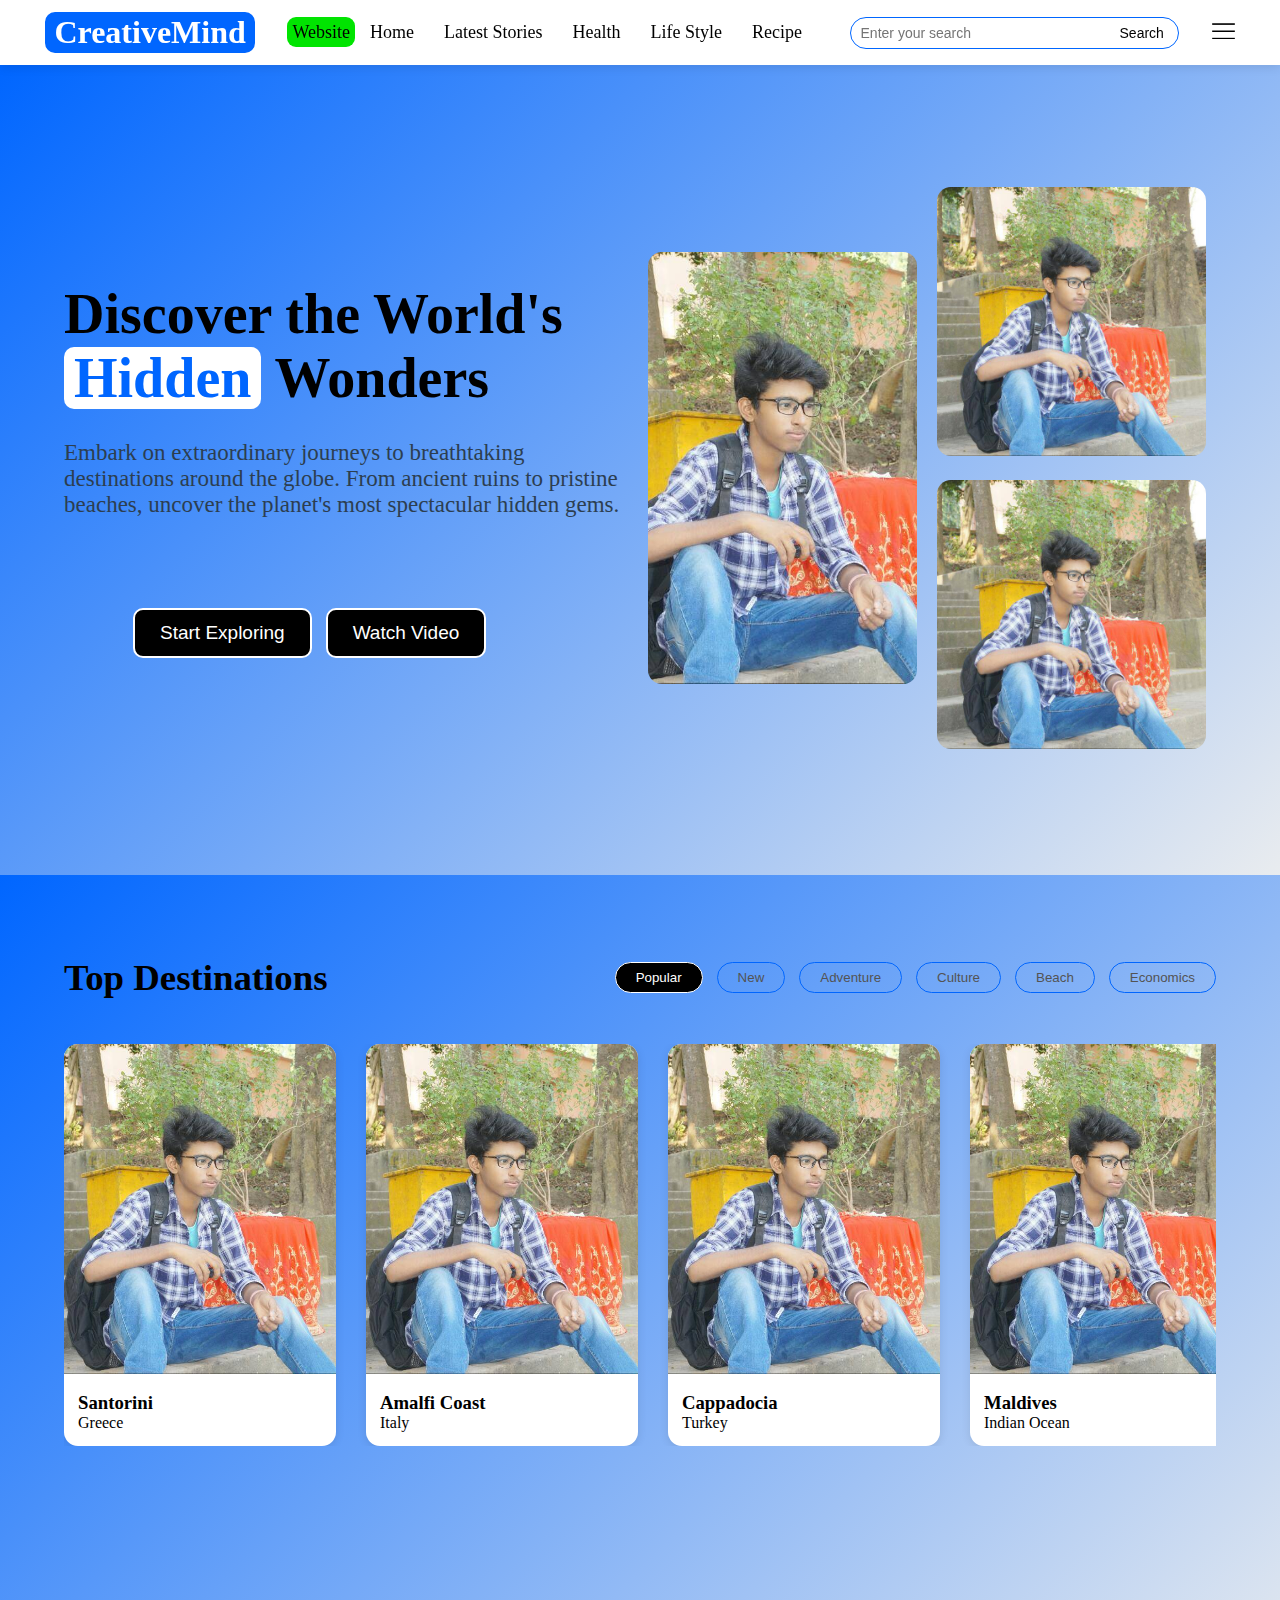
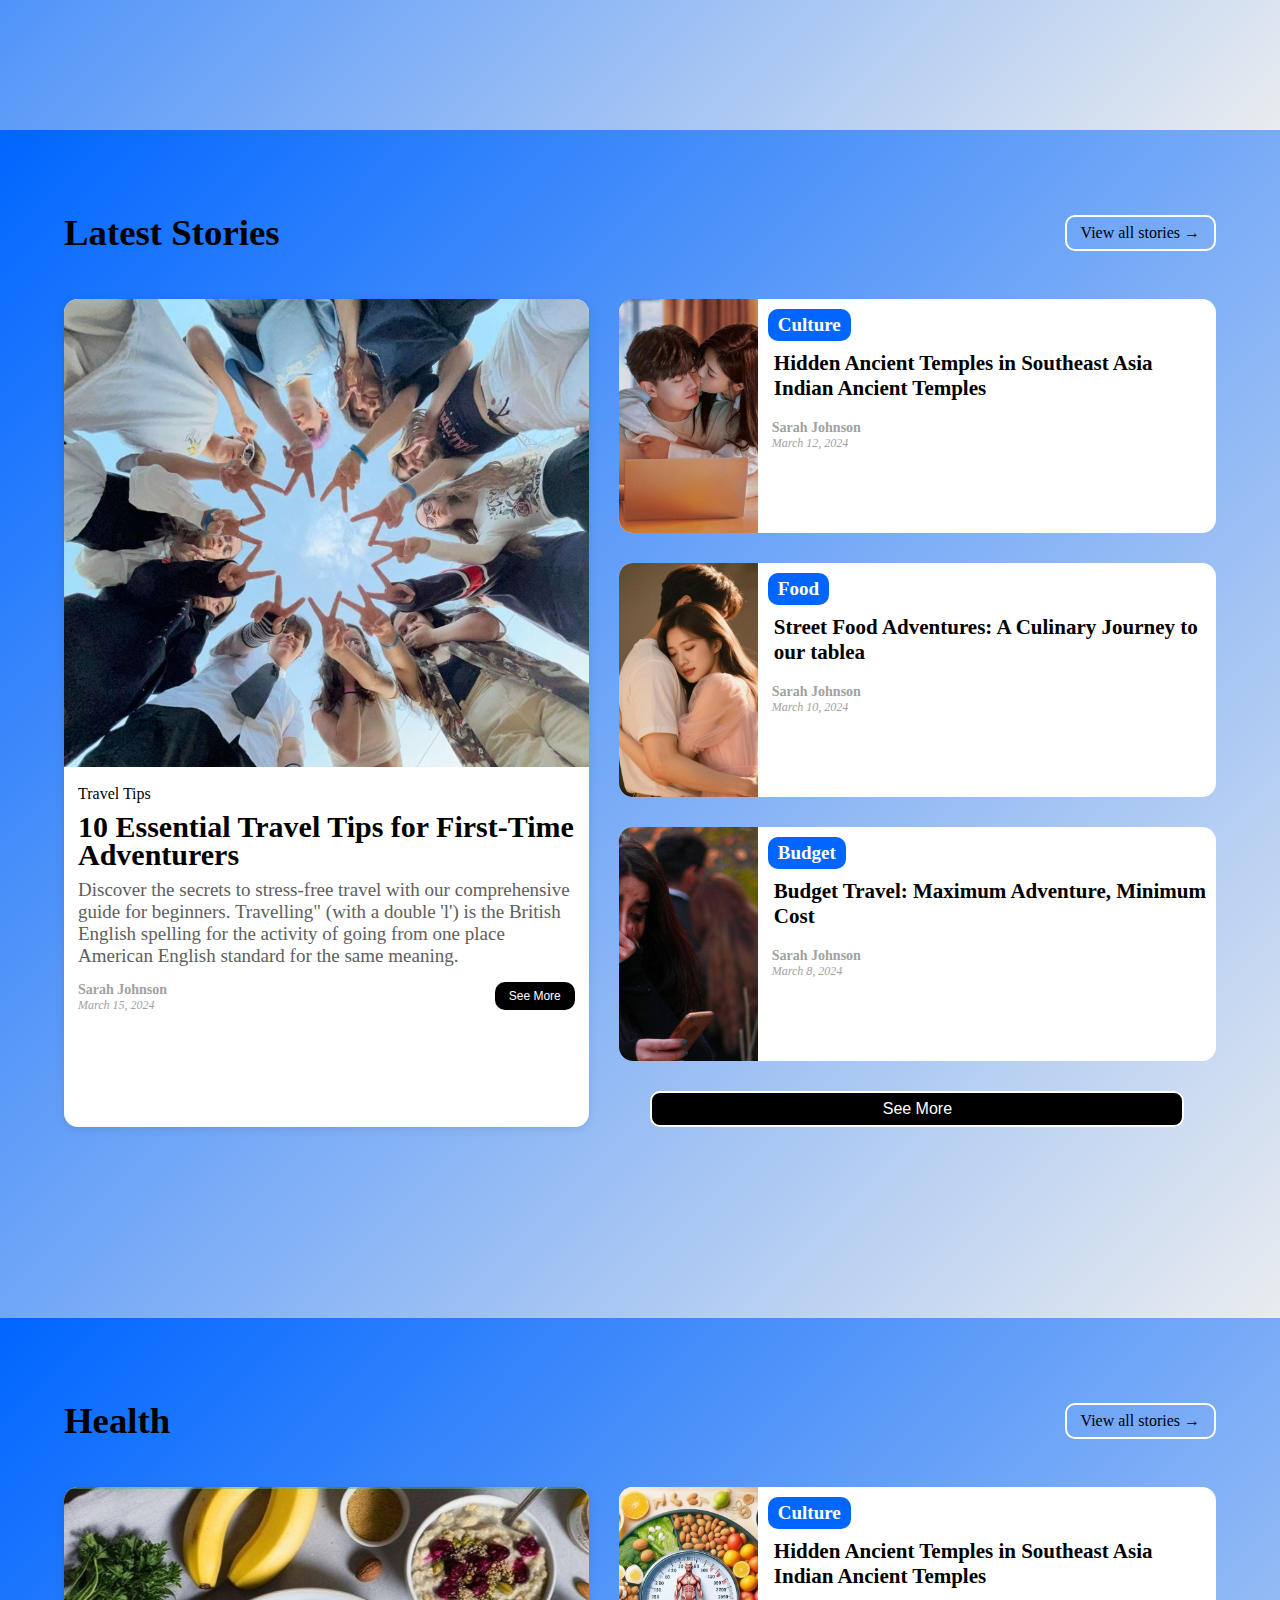
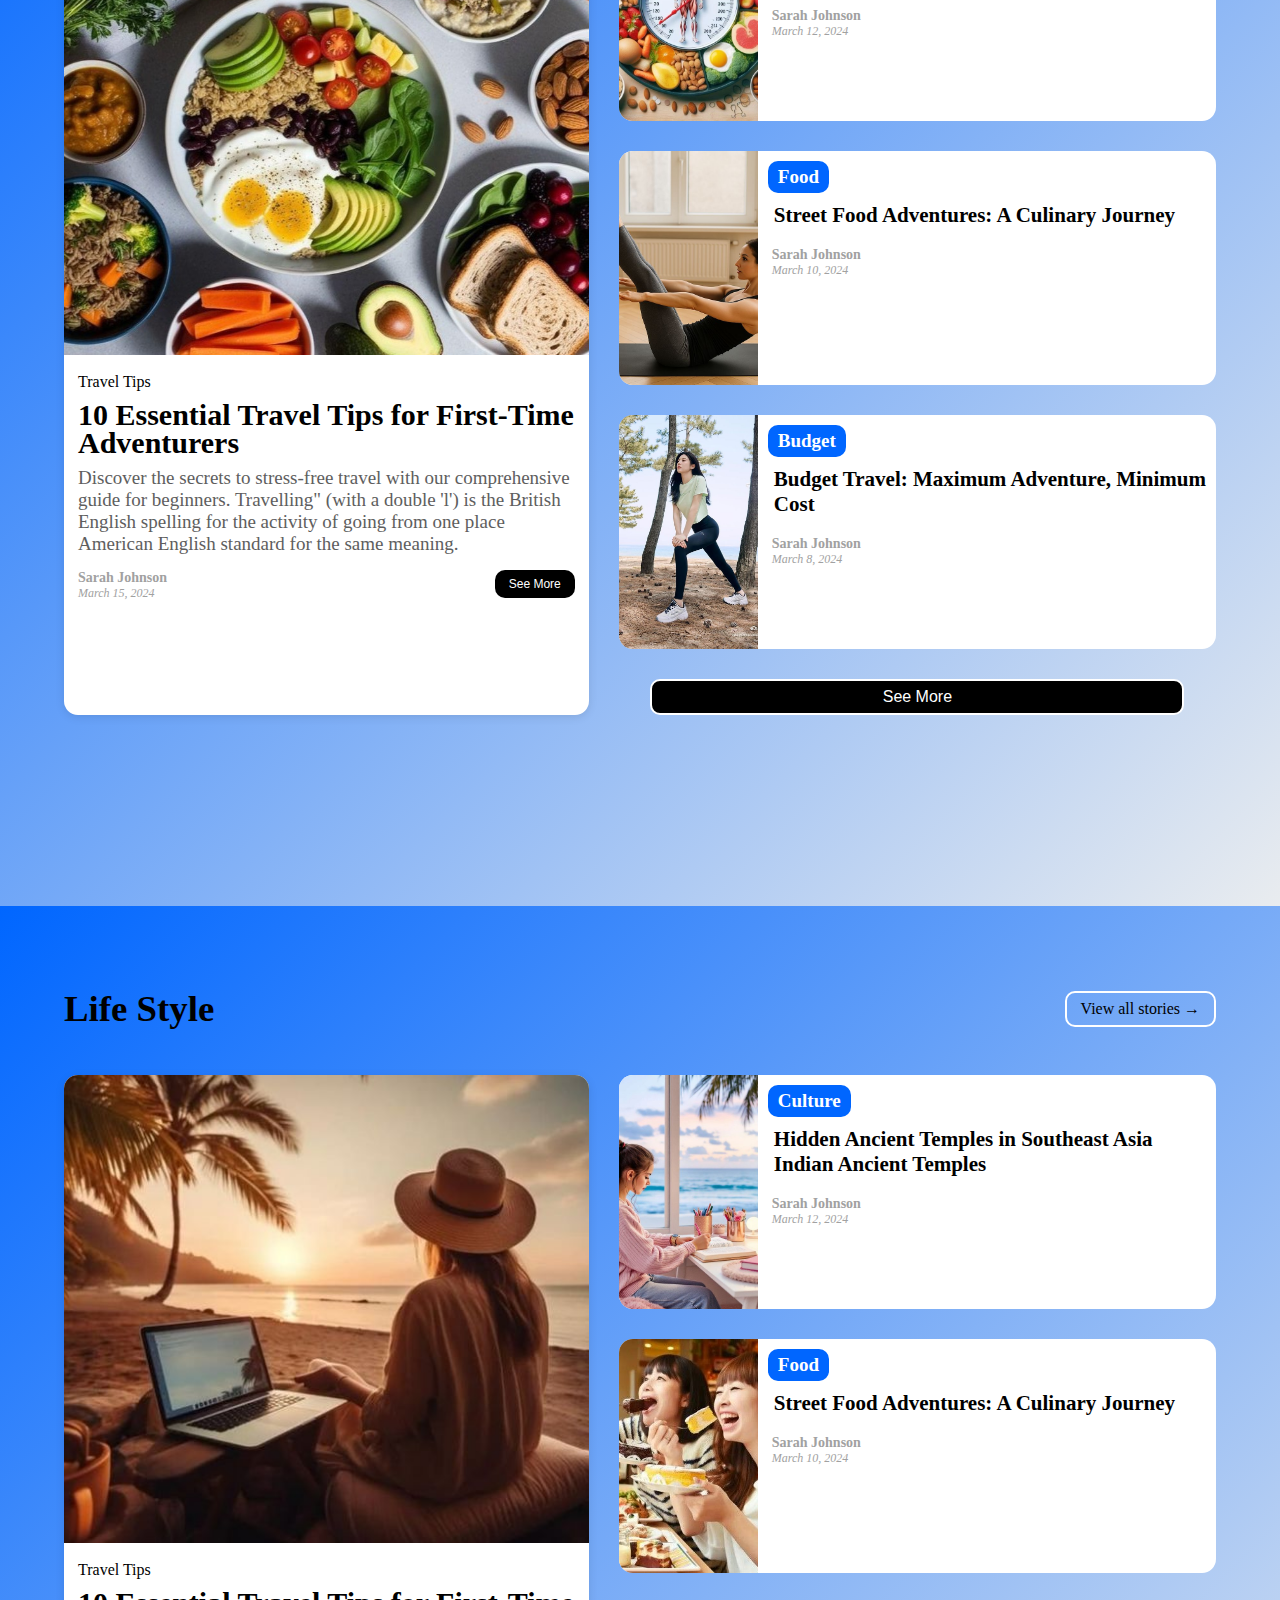
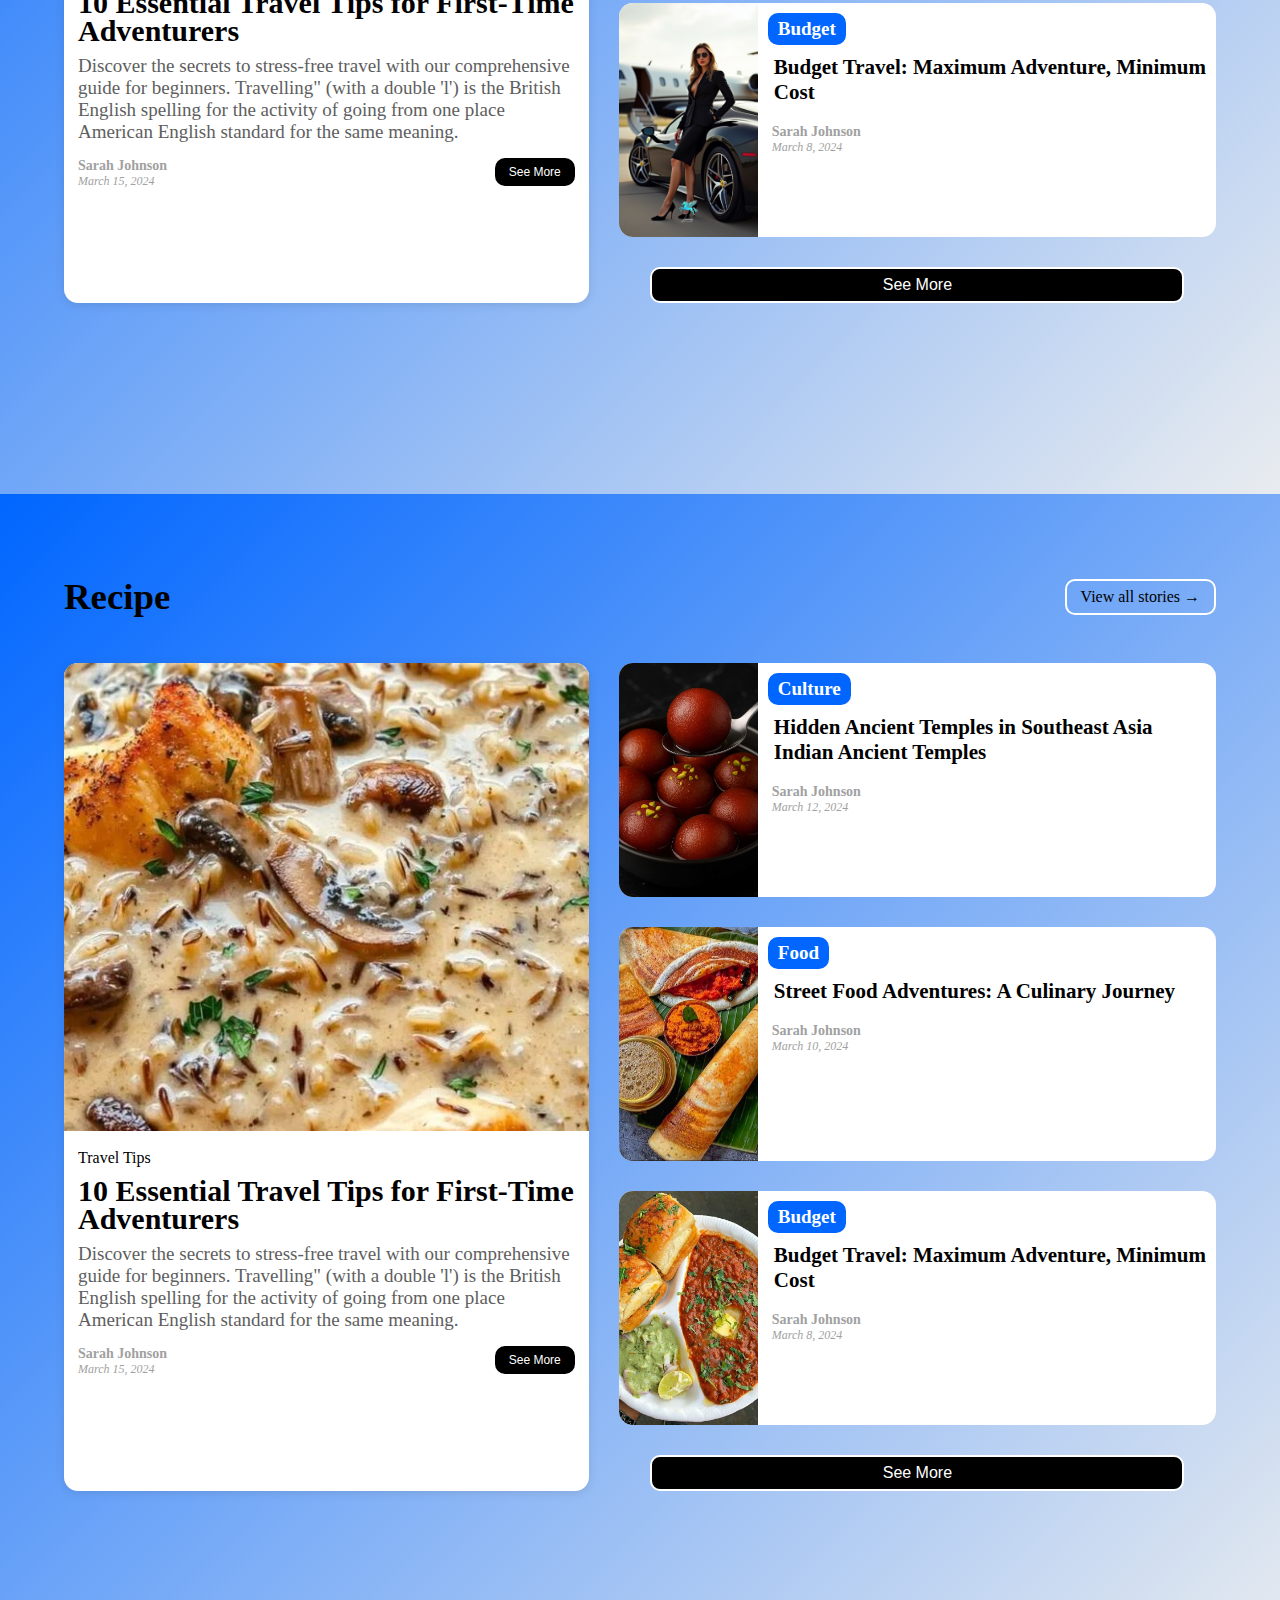
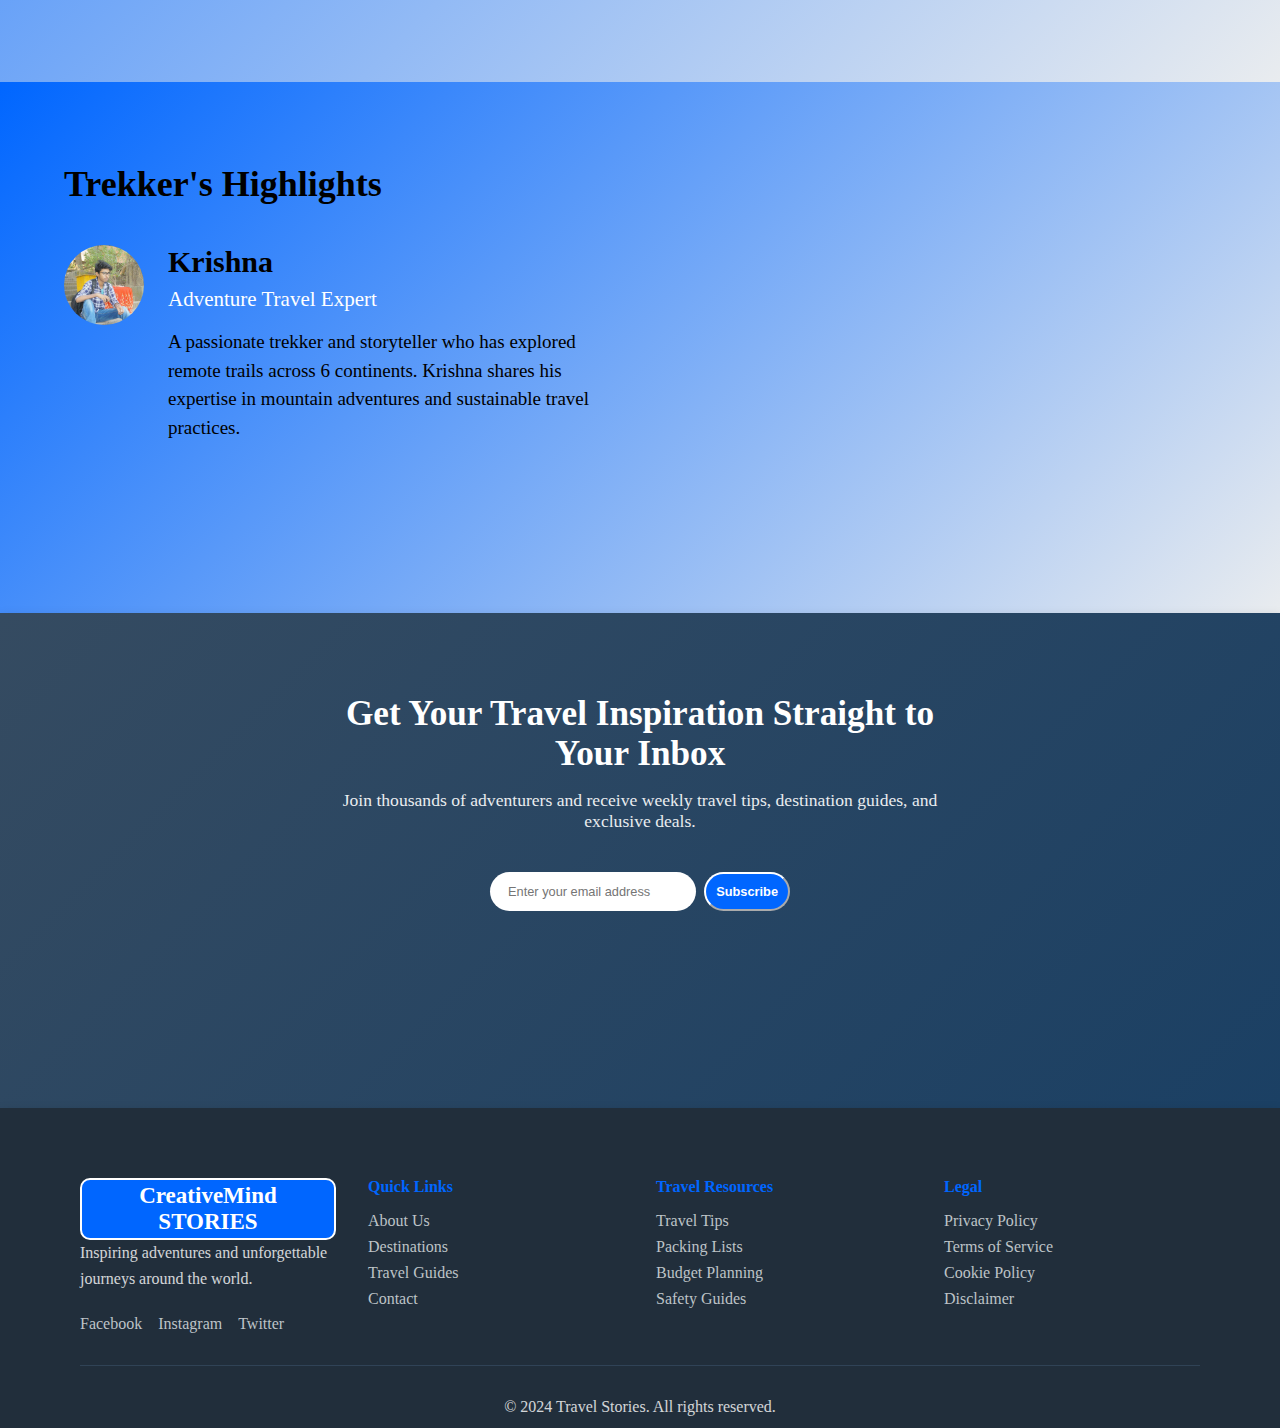
<file: index.html>
<!DOCTYPE html>
<html lang="en">

<head>
    <meta charset="UTF-8">
    <meta name="viewport" content="width=device-width, initial-scale=1.0">
    <title>CreativeMind</title>
    <link rel="stylesheet" href="css/style.css">
    <link rel="stylesheet" href="css_responsive/style_responsive.css">
    <link rel="shortcut icon" href="favicon/cm.png" type="image/x-icon">
</head>

<body>
    <!-- Navigation -->
    <nav class="navbar">
        <div class="nav-container">
            <div class="logo">
                <a href="https://kousikbiswas.com/" target="_blank">CreativeMind</a>
            </div>
            <ul class="nav-menu">
                <li><a href="https://kousikbiswas.com/home.php" target="_blank"
                        style="background-color: #01e401; border-radius: 9px; padding: 5px 5px;">Website</a></li>
                <li><a href="#hero">Home</a></li>
                <li><a href="#stories">Latest Stories</a></li>
                <li><a href="#health">Health</a></li>
                <li><a href="#lifestyle">Life Style</a></li>
                <li><a href="#recipe">Recipe</a></li>
            </ul>

            <form action="/search" method="get" class="search-container">
                <input type="search" id="search-query" name="q" placeholder="Enter your search" required>
                <button type="submit">Search</button>
            </form>
            <div class="sidebar">
                <a href="#"><img src="img/icon/icon (1).png" alt="icon"></a>
            </div>
        </div>
    </nav>

    <!-- Hero Section -->
    <section class="hero" id="hero">
        <div class="hero-container">
            <div class="hero-content">
                <h1>Discover the World's <span class="highlight">Hidden</span> Wonders</h1>
                <p class="hero-description">Embark on extraordinary journeys to breathtaking destinations around the
                    globe. From ancient ruins to pristine beaches, uncover the planet's most spectacular hidden
                    gems.
                </p>
                <div class="hero-buttons">
                    <button class="btn-primary1">Start Exploring</button>
                    <button class="btn-secondary">Watch Video</button>
                </div>
            </div>
            <div class="hero-images">
                <div class="main-image">
                    <img src="img/krishna.jpg" alt="krishna">
                </div>
                <div class="left-image">
                    <div class="secondary-image">
                        <img src="img/krishna.jpg" alt="krishna">
                    </div>
                    <div class="secondary-image">
                        <img src="img/krishna.jpg" alt="krishna">
                    </div>
                </div>
            </div>
        </div>
    </section>

    <!-- Top Destinations -->
    <section class="destinations" id="destinations">
        <div class="container">
            <div class="section-header">
                <div class="destinations-title">
                    <h2>Top Destinations</h2>
                </div>
                <div class="filter-tabs">
                    <button class="tab active">Popular</button>
                    <button class="tab">New</button>
                    <button class="tab">Adventure</button>
                    <button class="tab">Culture</button>
                    <button class="tab">Beach</button>
                    <button class="tab">Economics</button>
                </div>
            </div>
            <div class="destinations-grid">
                <div class="destination-card">
                    <img src="img/krishna.jpg" alt="krishna">
                    <div class="card-content">
                        <h3>Santorini</h3>
                        <p>Greece</p>
                    </div>
                </div>
                <div class="destination-card">
                    <img src="img/krishna.jpg" alt="krishna">
                    <div class="card-content">
                        <h3>Amalfi Coast</h3>
                        <p>Italy</p>
                    </div>
                </div>
                <div class="destination-card">
                    <img src="img/krishna.jpg" alt="krishna">
                    <div class="card-content">
                        <h3>Cappadocia</h3>
                        <p>Turkey</p>
                    </div>
                </div>
                <div class="destination-card">
                    <img src="img/krishna.jpg" alt="krishna">
                    <div class="card-content">
                        <h3>Maldives</h3>
                        <p>Indian Ocean</p>
                    </div>
                </div>
                <div class="destination-card">
                    <img src="img/krishna.jpg" alt="krishna">
                    <div class="card-content">
                        <h3>Maldives</h3>
                        <p>Indian Ocean</p>
                    </div>
                </div>
                <div class="destination-card">
                    <img src="img/krishna.jpg" alt="krishna">
                    <div class="card-content">
                        <h3>Maldives</h3>
                        <p>Indian Ocean</p>
                    </div>
                </div>
                <div class="destination-card">
                    <img src="img/krishna.jpg" alt="krishna">
                    <div class="card-content">
                        <h3>Maldives</h3>
                        <p>Indian Ocean</p>
                    </div>
                </div>
            </div>
        </div>
    </section>

    <!-- Latest Stories -->
    <section class="main-content" id="stories">
        <div class="container">
            <div class="top-header">
                <h2>Latest Stories</h2>
                <a href="stories.html" class="view-all">View all stories →</a>
            </div>
            <div class="all-grid">
                <div class="main-content-details">
                    <img src="img/stories/stories (1).jpeg" alt="krishna">
                    <div class="main-content-big">
                        <span class="main-left-category">Travel Tips</span>
                        <h3>10 Essential Travel Tips for First-Time Adventurers</h3>
                        <p>Discover the secrets to stress-free travel with our comprehensive guide for beginners.
                            Travelling" (with a double 'l') is the British English spelling for the activity of going
                            from one place American English standard for the same meaning.</p>
                        <div class="main-see-more-btn">
                            <button>See More</button>
                        </div>
                        <div class="main-publication">
                            <span class="main-author">Sarah Johnson</span>
                            <span class="main-date">March 15, 2024</span>
                        </div>
                    </div>
                </div>
                <div class="img">
                    <div class="one-card">
                        <img src="img/stories/stories (11).jpeg" alt="krishna">
                        <div class="left-content">
                            <span class="left-category">Culture</span>
                            <h4>Hidden Ancient Temples in Southeast Asia Indian Ancient Temples</h4>
                            <div class="left-publication">
                                <span class="author">Sarah Johnson</span>
                                <span class="date">March 12, 2024</span>
                            </div>
                        </div>
                    </div>
                    <div class="one-card">
                        <img src="img/stories/stories (6).jpeg" alt="krishna">
                        <div class="left-content">
                            <span class="left-category">Food</span>
                            <h4>Street Food Adventures: A Culinary Journey to our tablea</table>
                            </h4>
                            <div class="left-publication">
                                <span class="author">Sarah Johnson</span>
                                <span class="date">March 10, 2024</span>
                            </div>
                        </div>
                    </div>
                    <div class="one-card">
                        <img src="img/stories/stories (8).jpeg" alt="krishna">
                        <div class="left-content">
                            <span class="left-category">Budget</span>
                            <h4>Budget Travel: Maximum Adventure, Minimum Cost</h4>
                            <div class="left-publication">
                                <span class="author">Sarah Johnson</span>
                                <span class="date">March 8, 2024</span>
                            </div>
                        </div>
                    </div>
                    <div class="button">
                        <button>See More</button>
                    </div>
                </div>
            </div>
        </div>
    </section>

    <!-- Health -->
    <section class="main-content" id="health">
        <div class="container">
            <div class="top-header">
                <h2>Health</h2>
                <a href="health.html" class="view-all">View all stories →</a>
            </div>
            <div class="all-grid">
                <div class="main-content-details">
                    <img src="img/health/health (8).jpeg" alt="krishna">
                    <div class="main-content-big">
                        <span class="main-left-category">Travel Tips</span>
                        <h3>10 Essential Travel Tips for First-Time Adventurers</h3>
                        <p>Discover the secrets to stress-free travel with our comprehensive guide for beginners.
                            Travelling" (with a double 'l') is the British English spelling for the activity of going
                            from one place American English standard for the same meaning.</p>
                        <div class="main-see-more-btn">
                            <button>See More</button>
                        </div>
                        <div class="main-publication">
                            <span class="main-author">Sarah Johnson</span>
                            <span class="main-date">March 15, 2024</span>
                        </div>
                    </div>
                </div>
                <div class="img">
                    <div class="one-card">
                        <img src="img/health/health (6).jpeg" alt="krishna">
                        <div class="left-content">
                            <span class="left-category">Culture</span>
                            <h4>Hidden Ancient Temples in Southeast Asia Indian Ancient Temples</h4>
                            <div class="left-publication">
                                <span class="author">Sarah Johnson</span>
                                <span class="date">March 12, 2024</span>
                            </div>
                        </div>
                    </div>
                    <div class="one-card">
                        <img src="img/health/health (10).jpeg" alt="krishna">
                        <div class="left-content">
                            <span class="left-category">Food</span>
                            <h4>Street Food Adventures: A Culinary Journey</h4>
                            <div class="left-publication">
                                <span class="author">Sarah Johnson</span>
                                <span class="date">March 10, 2024</span>
                            </div>
                        </div>
                    </div>
                    <div class="one-card">
                        <img src="img/health/health (5).jpeg" alt="krishna">
                        <div class="left-content">
                            <span class="left-category">Budget</span>
                            <h4>Budget Travel: Maximum Adventure, Minimum Cost</h4>
                            <div class="left-publication">
                                <span class="author">Sarah Johnson</span>
                                <span class="date">March 8, 2024</span>
                            </div>
                        </div>
                    </div>
                    <div class="button">
                        <button class="see-more-btn1">See More</button>
                    </div>
                </div>
            </div>
        </div>
    </section>

    <!-- Life Style -->
    <section class="main-content" id="lifestyle">
        <div class="container">
            <div class="top-header">
                <h2>Life Style</h2>
                <a href="lifestyle.html" class="view-all">View all stories →</a>
            </div>
            <div class="all-grid">
                <div class="main-content-details">
                    <img src="img/life_style/lifestyle (10).jpeg" alt="krishna">
                    <div class="main-content-big">
                        <span class="main-left-category">Travel Tips</span>
                        <h3>10 Essential Travel Tips for First-Time Adventurers</h3>
                        <p>Discover the secrets to stress-free travel with our comprehensive guide for beginners.
                            Travelling" (with a double 'l') is the British English spelling for the activity of going
                            from one place American English standard for the same meaning.</p>
                        <div class="main-see-more-btn">
                            <button>See More</button>
                        </div>
                        <div class="main-publication">
                            <span class="main-author">Sarah Johnson</span>
                            <span class="main-date">March 15, 2024</span>
                        </div>
                    </div>
                </div>
                <div class="img">
                    <div class="one-card">
                        <img src="img/life_style/lifestyle (3).jpeg" alt="krishna">
                        <div class="left-content">
                            <span class="left-category">Culture</span>
                            <h4>Hidden Ancient Temples in Southeast Asia Indian Ancient Temples</h4>
                            <div class="left-publication">
                                <span class="author">Sarah Johnson</span>
                                <span class="date">March 12, 2024</span>
                            </div>
                        </div>
                    </div>
                    <div class="one-card">
                        <img src="img/life_style/lifestyle (12).jpeg" alt="krishna">
                        <div class="left-content">
                            <span class="left-category">Food</span>
                            <h4>Street Food Adventures: A Culinary Journey</h4>
                            <div class="left-publication">
                                <span class="author">Sarah Johnson</span>
                                <span class="date">March 10, 2024</span>
                            </div>
                        </div>
                    </div>
                    <div class="one-card">
                        <img src="img/life_style/lifestyle (1).jpeg" alt="krishna">
                        <div class="left-content">
                            <span class="left-category">Budget</span>
                            <h4>Budget Travel: Maximum Adventure, Minimum Cost</h4>
                            <div class="left-publication">
                                <span class="author">Sarah Johnson</span>
                                <span class="date">March 8, 2024</span>
                            </div>
                        </div>
                    </div>
                    <div class="button">
                        <button class="see-more-btn1">See More</button>
                    </div>
                </div>
            </div>
        </div>
    </section>

    <!-- Recipe -->
    <section class="main-content" id="recipe">
        <div class="container">
            <div class="top-header">
                <h2>Recipe</h2>
                <a href="recipe.html" class="view-all">View all stories →</a>
            </div>
            <div class="all-grid">
                <div class="main-content-details">
                    <img src="img/recipe's/recipe (11).jpeg" alt="krishna">
                    <div class="main-content-big">
                        <span class="main-left-category">Travel Tips</span>
                        <h3>10 Essential Travel Tips for First-Time Adventurers</h3>
                        <p>Discover the secrets to stress-free travel with our comprehensive guide for beginners.
                            Travelling" (with a double 'l') is the British English spelling for the activity of going
                            from one place American English standard for the same meaning.</p>
                        <div class="main-see-more-btn">
                            <button>See More</button>
                        </div>
                        <div class="main-publication">
                            <span class="main-author">Sarah Johnson</span>
                            <span class="main-date">March 15, 2024</span>
                        </div>
                    </div>
                </div>
                <div class="img">
                    <div class="one-card">
                        <img src="img/recipe's/recipe (2).jpeg" alt="krishna">
                        <div class="left-content">
                            <span class="left-category">Culture</span>
                            <h4>Hidden Ancient Temples in Southeast Asia Indian Ancient Temples</h4>
                            <div class="left-publication">
                                <span class="author">Sarah Johnson</span>
                                <span class="date">March 12, 2024</span>
                            </div>
                        </div>
                    </div>
                    <div class="one-card">
                        <img src="img/recipe's/recipe (5).jpeg" alt="krishna">
                        <div class="left-content">
                            <span class="left-category">Food</span>
                            <h4>Street Food Adventures: A Culinary Journey</h4>
                            <div class="left-publication">
                                <span class="author">Sarah Johnson</span>
                                <span class="date">March 10, 2024</span>
                            </div>
                        </div>
                    </div>
                    <div class="one-card">
                        <img src="img/recipe's/recipe (7).jpeg" alt="krishna">
                        <div class="left-content">
                            <span class="left-category">Budget</span>
                            <h4>Budget Travel: Maximum Adventure, Minimum Cost</h4>
                            <div class="left-publication">
                                <span class="author">Sarah Johnson</span>
                                <span class="date">March 8, 2024</span>
                            </div>
                        </div>
                    </div>
                    <div class="button">
                        <button class="see-more-btn1">See More</button>
                    </div>
                </div>
            </div>
        </div>
    </section>

    <!-- Trekker's Highlights -->
    <section class="highlights" id="highlights">
        <div class="container">
            <h2>Trekker's Highlights</h2>
            <div class="highlights-content">
                <div class="author-info">
                    <img src="img/krishna.jpg" alt="Marco Rodriguez" class="author-avatar">
                    <div class="author-details">
                        <h3>Krishna</h3>
                        <p class="author-title">Adventure Travel Expert</p>
                        <p class="author-bio">A passionate trekker and storyteller who has explored remote trails across
                            6 continents. Krishna shares his expertise in mountain adventures and sustainable travel
                            practices.</p>
                    </div>
                </div>
                <!-- <div class="highlight-images">
                    <div class="highlight-image1">
                        <img src="img/krishna.jpg" alt="krishna">
                        <div class="image-caption1">
                            <h4>Sunrise at Everest Base Camp</h4>
                            <p>An unforgettable moment</p>
                        </div>
                    </div>
                    <div class="highlight-image2">
                        <img src="img/krishna.jpg" alt="krishna">
                        <div class="image-caption2">
                            <h4>Coastal Trails of Portugal</h4>
                            <p>Where land meets sea</p>
                        </div>
                    </div>
                </div> -->
            </div>
        </div>
    </section>

    <!-- Newsletter -->
    <section class="newsletter">
        <div class="newsletter-content">
            <h2>Get Your Travel Inspiration Straight to Your Inbox</h2>
            <p>Join thousands of adventurers and receive weekly travel tips, destination guides, and exclusive deals.
            </p>
            <div class="newsletter-form">
                <input type="email" placeholder="Enter your email address">
                <button class="btn-primary">Subscribe</button>
            </div>
        </div>
    </section>

    <!-- Footer -->
    <footer class="footer">
        <div class="container">
            <div class="footer-content">
                <div class="footer-section">
                    <div class="logo1">CreativeMind STORIES</div>
                    <p>Inspiring adventures and unforgettable journeys around the world.</p>
                    <div class="social-links">
                        <a href="#">Facebook</a>
                        <a href="#">Instagram</a>
                        <a href="#">Twitter</a>
                    </div>
                </div>
                <div class="footer-section">
                    <h4>Quick Links</h4>
                    <ul>
                        <li><a href="#">About Us</a></li>
                        <li><a href="#">Destinations</a></li>
                        <li><a href="#">Travel Guides</a></li>
                        <li><a href="#">Contact</a></li>
                    </ul>
                </div>
                <div class="footer-section">
                    <h4>Travel Resources</h4>
                    <ul>
                        <li><a href="#">Travel Tips</a></li>
                        <li><a href="#">Packing Lists</a></li>
                        <li><a href="#">Budget Planning</a></li>
                        <li><a href="#">Safety Guides</a></li>
                    </ul>
                </div>
                <div class="footer-section">
                    <h4>Legal</h4>
                    <ul>
                        <li><a href="#">Privacy Policy</a></li>
                        <li><a href="#">Terms of Service</a></li>
                        <li><a href="#">Cookie Policy</a></li>
                        <li><a href="#">Disclaimer</a></li>
                    </ul>
                </div>
            </div>
            <div class="footer-bottom">
                <p>&copy; 2024 Travel Stories. All rights reserved.</p>
            </div>
        </div>
    </footer>
</body>

</html>
</file>
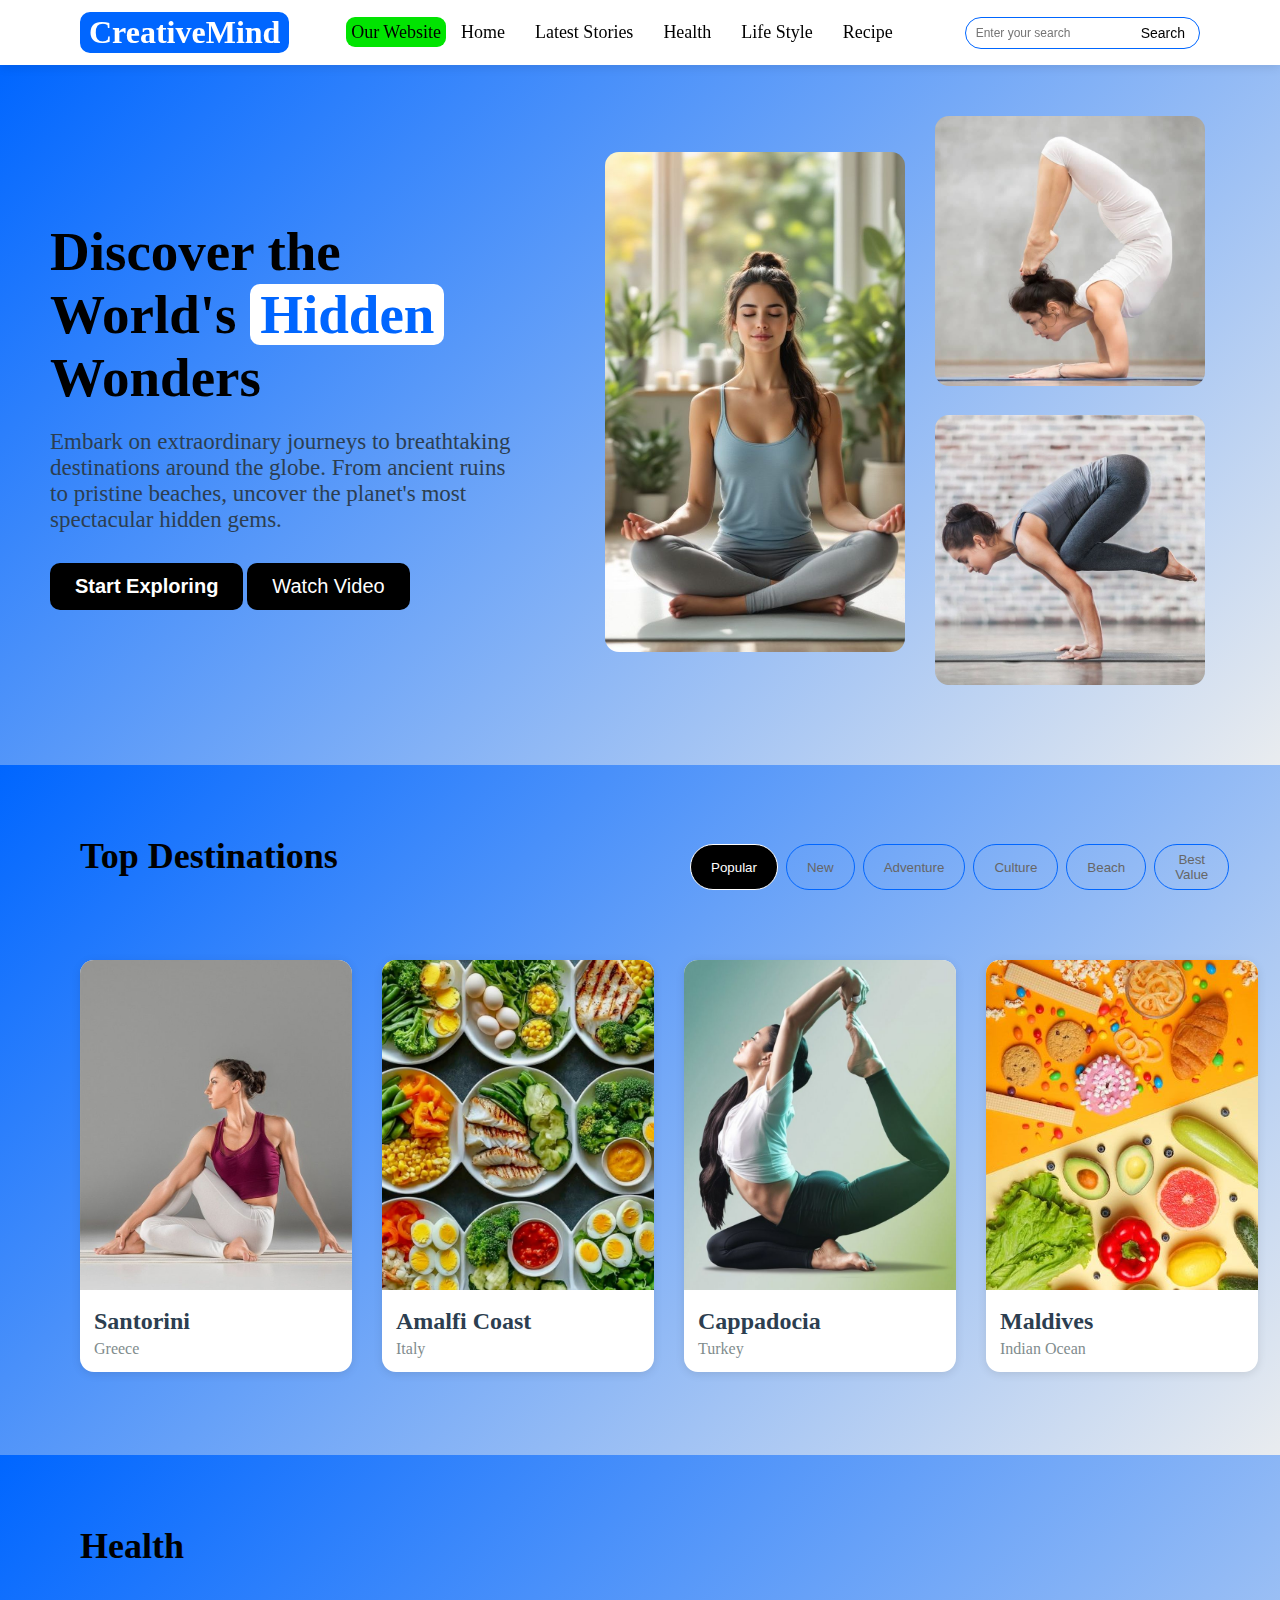
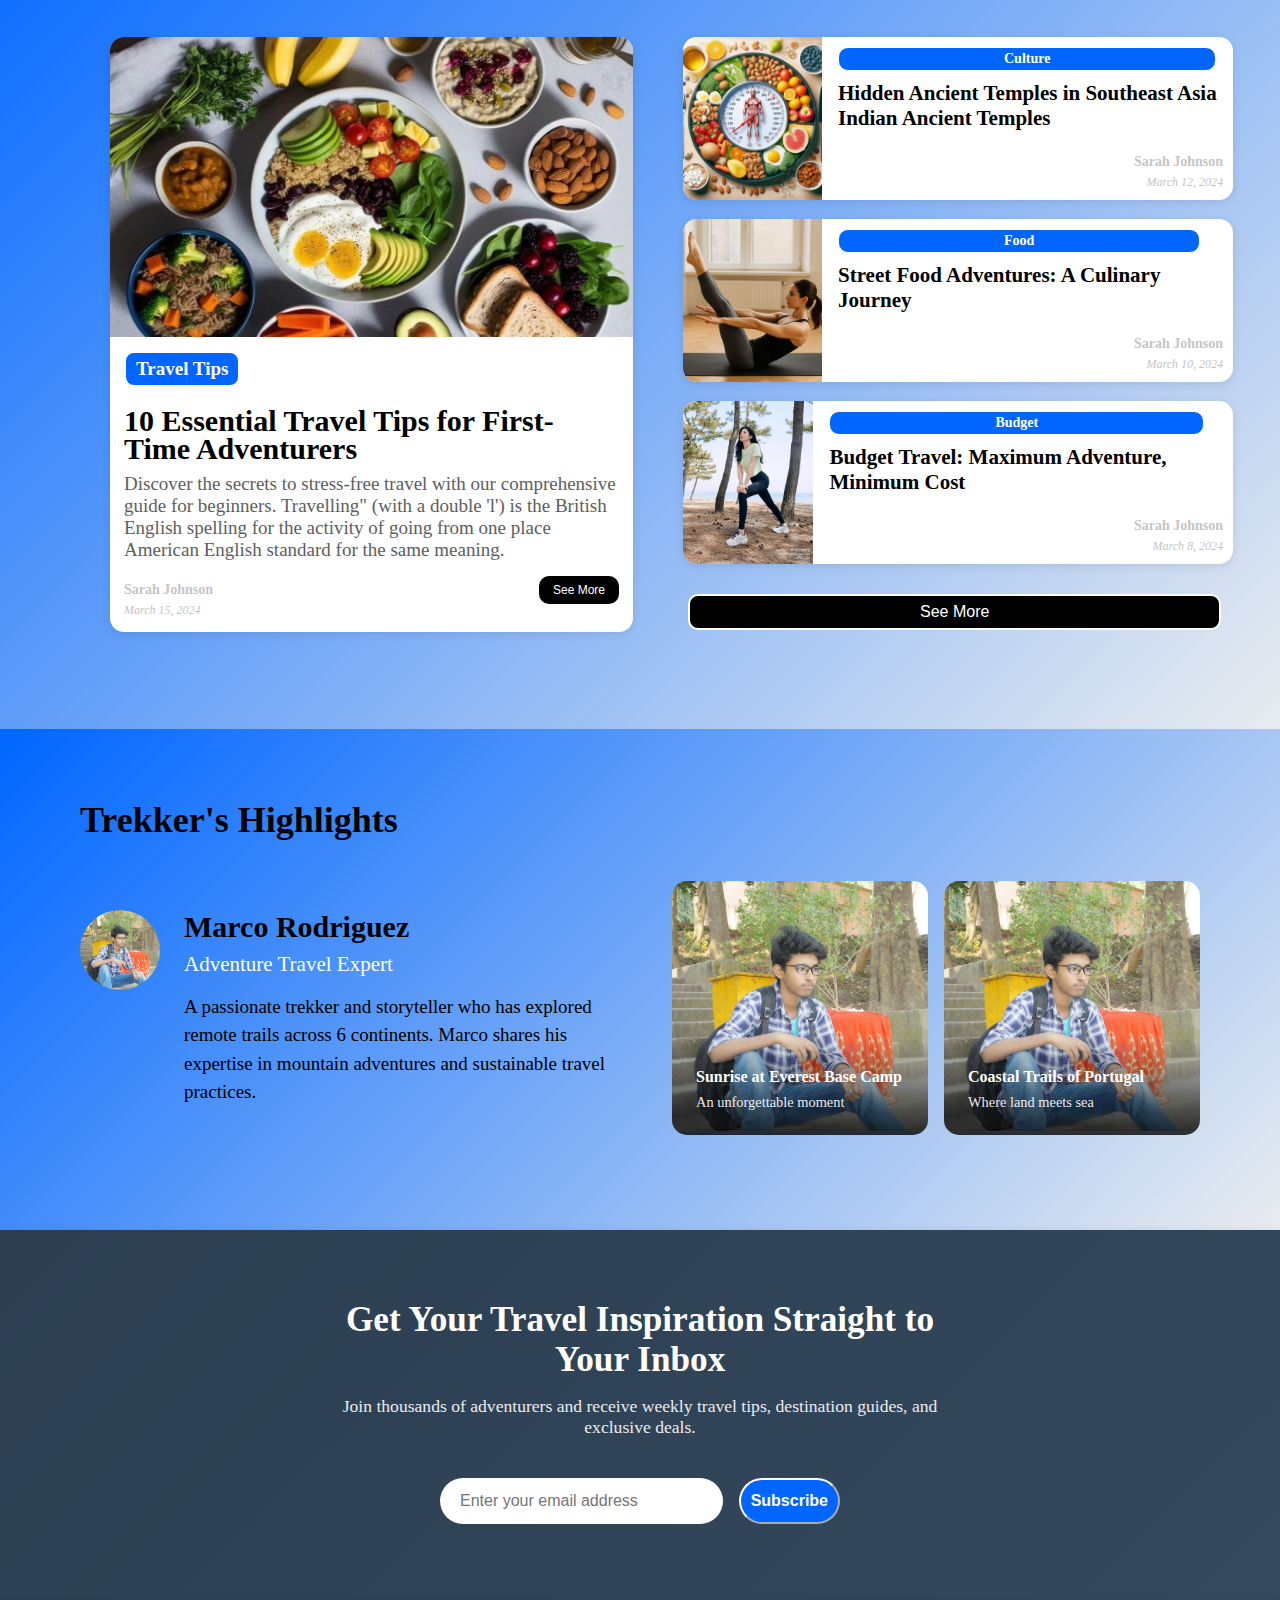
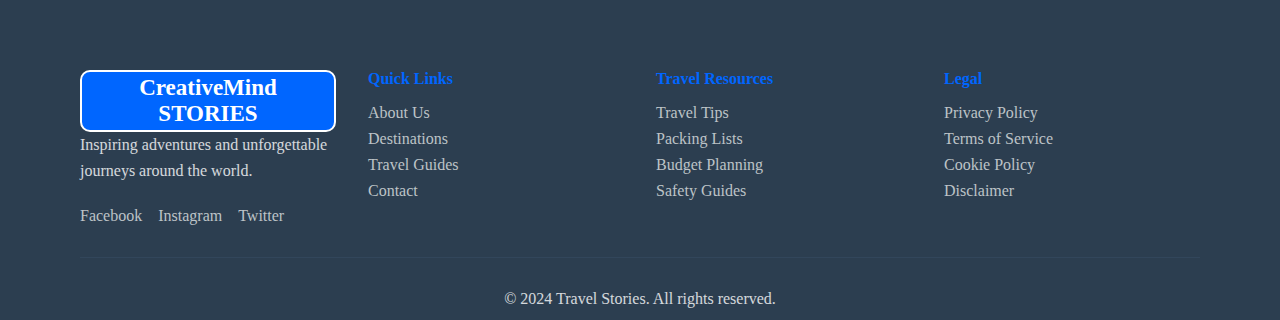
<file: health.html>
<!DOCTYPE html>
<html lang="en">

<head>
    <meta charset="UTF-8">
    <meta name="viewport" content="width=device-width, initial-scale=1.0">
    <title>Health</title>
    <link rel="stylesheet" href="css/health.css">
    <link rel="shortcut icon" href="favicon/cm.png" type="image/x-icon">
</head>

<body>
    <!-- Navigation -->
    <nav class="navbar">
        <div class="nav-container">
            <div class="logo">
                <a href="https://kousikbiswas.com/" target="_blank">CreativeMind</a>
            </div>
            <ul class="nav-menu">
                <li><a href="https://kousikbiswas.com/home.php" target="_blank"
                        style="background-color: #01e401; border-radius: 9px; padding: 5px 5px;">Our Website</a></li>
                <li><a href="index.html">Home</a></li>
                <li><a href="stories.html">Latest Stories</a></li>
                <li><a href="#hero">Health</a></li>
                <li><a href="lifestyle.html">Life Style</a></li>
                <li><a href="recipe.html">Recipe</a></li>
            </ul>
            <form action="/search" method="get" class="search-container">
                <input type="search" id="search-query" name="q" placeholder="Enter your search" required>
                <button type="submit">Search</button>
            </form>
        </div>
    </nav>

    <!-- Hero Section -->
    <section class="hero" id="hero">
        <div class="hero-container">
            <div class="hero-content">
                <h1>Discover the World's <span class="highlight">Hidden</span> Wonders</h1>
                <p class="hero-description">Embark on extraordinary journeys to breathtaking destinations around the
                    globe. From ancient ruins to pristine beaches, uncover the planet's most spectacular hidden gems.
                </p>
                <div class="hero-buttons">
                    <button class="btn-primary">Start Exploring</button>
                    <button class="btn-secondary">Watch Video</button>
                </div>
            </div>
            <div class="hero-images">
                <div class="main-image">
                    <img src="img/health/health (11).jpeg" alt="krishna">
                </div>
                <div class="secondary-image">
                    <img src="img/health/health (9).jpeg" alt="krishna">
                </div>
                <div class="secondary-image">
                    <img src="img/health/health (3).jpeg" alt="krishna">
                </div>
            </div>
        </div>
    </section>

    <!-- Top Destinations -->
    <section class="destinations" id="destinations">
        <div class="container">
            <div class="section-header">
                <h2>Top Destinations</h2>
                <div class="filter-tabs">
                    <button class="tab active">Popular</button>
                    <button class="tab">New</button>
                    <button class="tab">Adventure</button>
                    <button class="tab">Culture</button>
                    <button class="tab">Beach</button>
                    <button class="tab">Best Value</button>
                </div>
            </div>
            <div class="destinations-grid">
                <div class="destination-card">
                    <img src="img/health/health (1).jpeg" alt="krishna">
                    <div class="card-content">
                        <h3>Santorini</h3>
                        <p>Greece</p>
                    </div>
                </div>
                <div class="destination-card">
                    <img src="img/health/health (4).jpeg" alt="krishna">
                    <div class="card-content">
                        <h3>Amalfi Coast</h3>
                        <p>Italy</p>
                    </div>
                </div>
                <div class="destination-card">
                    <img src="img/health/health (2).jpeg" alt="krishna">
                    <div class="card-content">
                        <h3>Cappadocia</h3>
                        <p>Turkey</p>
                    </div>
                </div>
                <div class="destination-card">
                    <img src="img/health/health (7).jpeg" alt="krishna">
                    <div class="card-content">
                        <h3>Maldives</h3>
                        <p>Indian Ocean</p>
                    </div>
                </div>
            </div>
        </div>
    </section>

    <!-- Health -->
    <section class="health" id="health">
        <div class="container">
            <div class="section-header">
                <h2>Health</h2>
            </div>
            <div class="health-grid">
                <div class="health-card1">
                    <img src="img/health/health (8).jpeg" alt="krishna">
                    <div class="health-content-big">
                        <span class="category1">Travel Tips</span>
                        <h3>10 Essential Travel Tips for First-Time Adventurers</h3>
                        <p>Discover the secrets to stress-free travel with our comprehensive guide for beginners.
                            Travelling" (with a double 'l') is the British English spelling for the activity of going
                            from one place American English standard for the same meaning.</p>
                        <button class="see-more-btn">See More</button>
                        <div class="health-meta1">
                            <span class="author1">Sarah Johnson</span>
                            <span class="date1">March 15, 2024</span>
                        </div>
                    </div>
                </div>
                <div class="img">
                    <div class="health-card">
                        <img src="img/health/health (6).jpeg" alt="krishna">
                        <div class="health-content">
                            <span class="category">Culture</span>
                            <h4>Hidden Ancient Temples in Southeast Asia Indian Ancient Temples</h4>
                            <div class="health-meta">
                                <span class="author">Sarah Johnson</span>
                                <span class="date">March 12, 2024</span>
                            </div>
                        </div>
                    </div>
                    <div class="health-card">
                        <img src="img/health/health (10).jpeg" alt="krishna">
                        <div class="health-content">
                            <span class="category">Food</span>
                            <h4>Street Food Adventures: A Culinary Journey</h4>
                            <div class="health-meta">
                                <span class="author">Sarah Johnson</span>
                                <span class="date">March 10, 2024</span>
                            </div>
                        </div>
                    </div>
                    <div class="health-card">
                        <img src="img/health/health (5).jpeg" alt="krishna">
                        <div class="health-content">
                            <span class="category">Budget</span>
                            <h4>Budget Travel: Maximum Adventure, Minimum Cost</h4>
                            <div class="health-meta">
                                <span class="author">Sarah Johnson</span>
                                <span class="date">March 8, 2024</span>
                            </div>
                        </div>
                    </div>
                    <div class="button">
                        <button class="see-more-btn1">See More</button>
                    </div>
                </div>
            </div>
        </div>
    </section>

    <!-- Trekker's Highlights -->
    <section class="highlights" id="highlights">
        <div class="container">
            <h2>Trekker's Highlights</h2>
            <div class="highlights-content">
                <div class="author-info">
                    <img src="img/krishna.jpg" alt="Marco Rodriguez" class="author-avatar">
                    <div class="author-details">
                        <h3>Marco Rodriguez</h3>
                        <p class="author-title">Adventure Travel Expert</p>
                        <p class="author-bio">A passionate trekker and storyteller who has explored remote trails across
                            6 continents. Marco shares his expertise in mountain adventures and sustainable travel
                            practices.</p>
                    </div>
                </div>
                <div class="highlight-images">
                    <div class="highlight-image">
                        <img src="img/krishna.jpg" alt="krishna">
                        <div class="image-caption">
                            <h4>Sunrise at Everest Base Camp</h4>
                            <p>An unforgettable moment</p>
                        </div>
                    </div>
                    <div class="highlight-image">
                        <img src="img/krishna.jpg" alt="krishna">
                        <div class="image-caption">
                            <h4>Coastal Trails of Portugal</h4>
                            <p>Where land meets sea</p>
                        </div>
                    </div>
                </div>
            </div>
        </div>
    </section>

    <!-- Newsletter -->
    <section class="newsletter">
        <div class="newsletter-content">
            <h2>Get Your Travel Inspiration Straight to Your Inbox</h2>
            <p>Join thousands of adventurers and receive weekly travel tips, destination guides, and exclusive deals.
            </p>
            <div class="newsletter-form">
                <input type="email" placeholder="Enter your email address">
                <button class="btn-primary">Subscribe</button>
            </div>
        </div>
    </section>

    <!-- Footer -->
    <footer class="footer">
        <div class="container">
            <div class="footer-content">
                <div class="footer-section">
                    <div class="logo1">CreativeMind STORIES</div>
                    <p>Inspiring adventures and unforgettable journeys around the world.</p>
                    <div class="social-links">
                        <a href="#">Facebook</a>
                        <a href="#">Instagram</a>
                        <a href="#">Twitter</a>
                    </div>
                </div>
                <div class="footer-section">
                    <h4>Quick Links</h4>
                    <ul>
                        <li><a href="#">About Us</a></li>
                        <li><a href="#">Destinations</a></li>
                        <li><a href="#">Travel Guides</a></li>
                        <li><a href="#">Contact</a></li>
                    </ul>
                </div>
                <div class="footer-section">
                    <h4>Travel Resources</h4>
                    <ul>
                        <li><a href="#">Travel Tips</a></li>
                        <li><a href="#">Packing Lists</a></li>
                        <li><a href="#">Budget Planning</a></li>
                        <li><a href="#">Safety Guides</a></li>
                    </ul>
                </div>
                <div class="footer-section">
                    <h4>Legal</h4>
                    <ul>
                        <li><a href="#">Privacy Policy</a></li>
                        <li><a href="#">Terms of Service</a></li>
                        <li><a href="#">Cookie Policy</a></li>
                        <li><a href="#">Disclaimer</a></li>
                    </ul>
                </div>
            </div>
            <div class="footer-bottom">
                <p>&copy; 2024 Travel Stories. All rights reserved.</p>
            </div>
        </div>
    </footer>
</body>

</html>
</file>
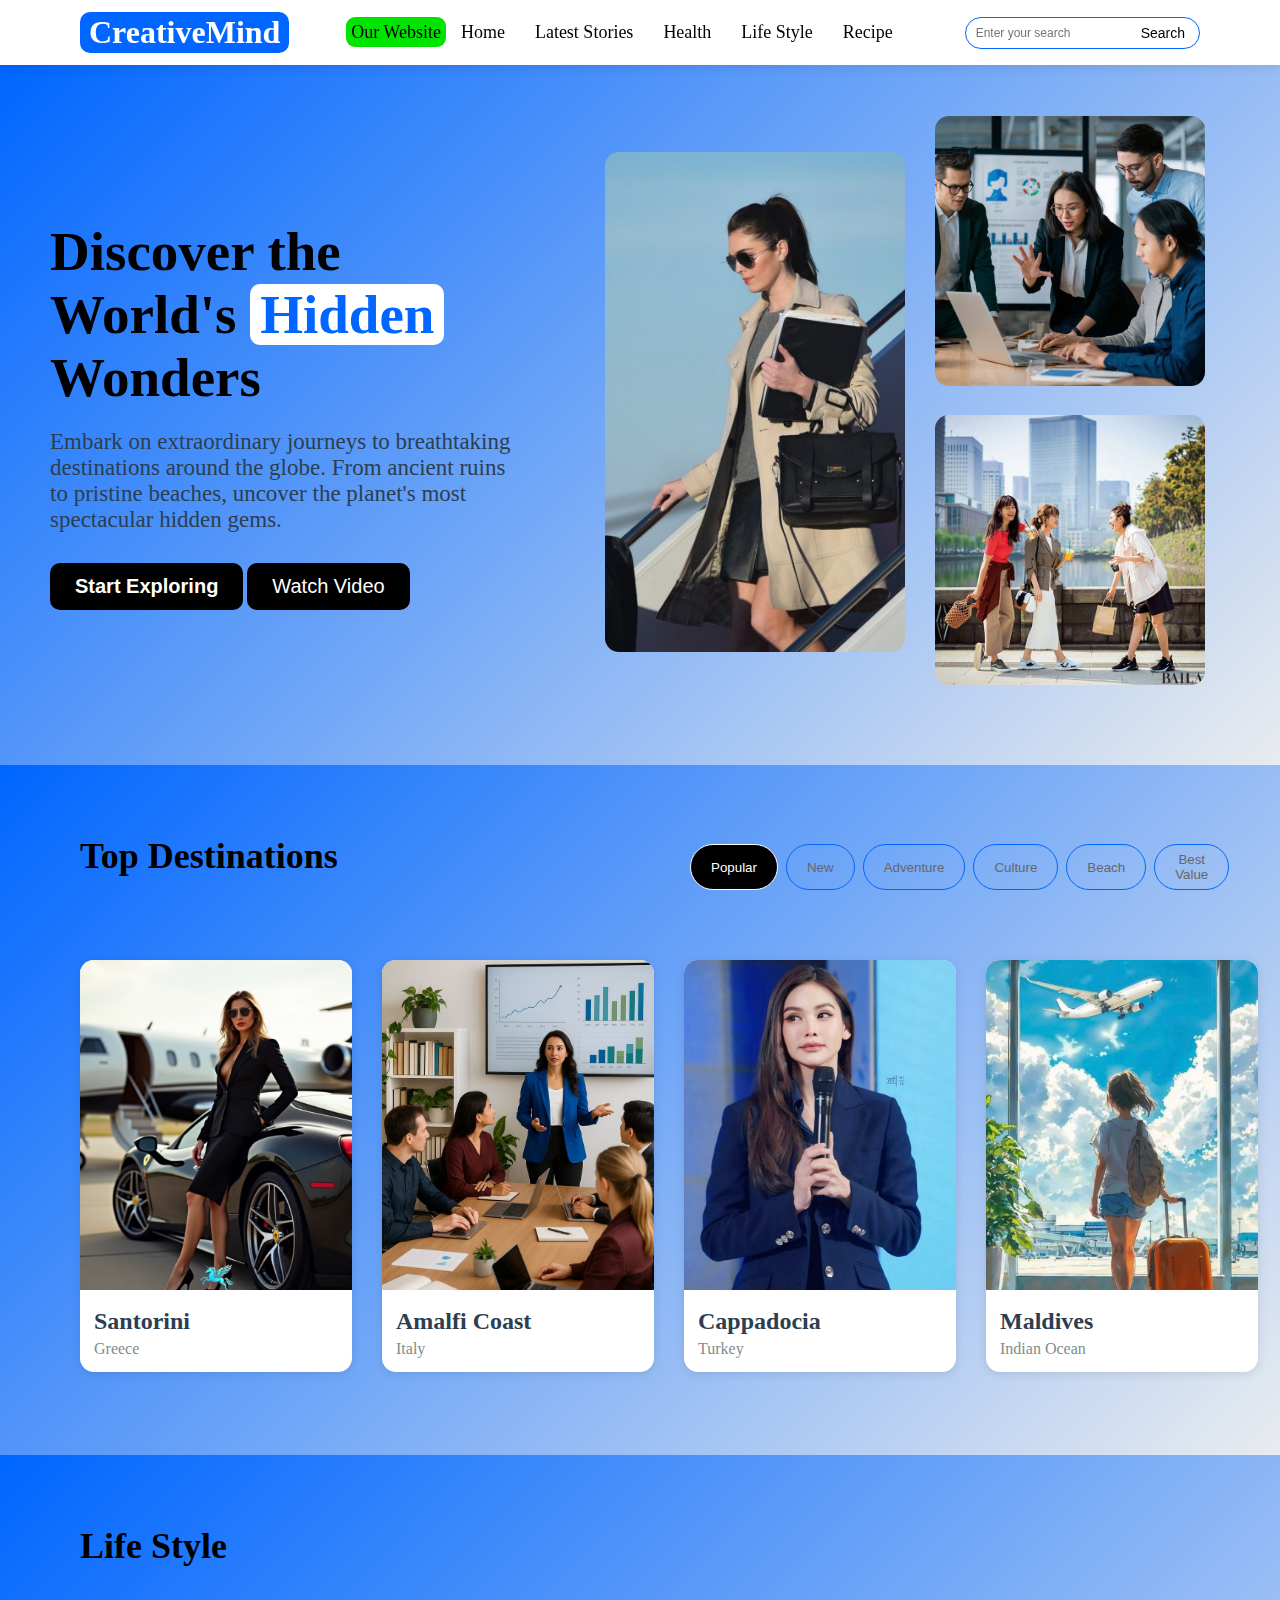
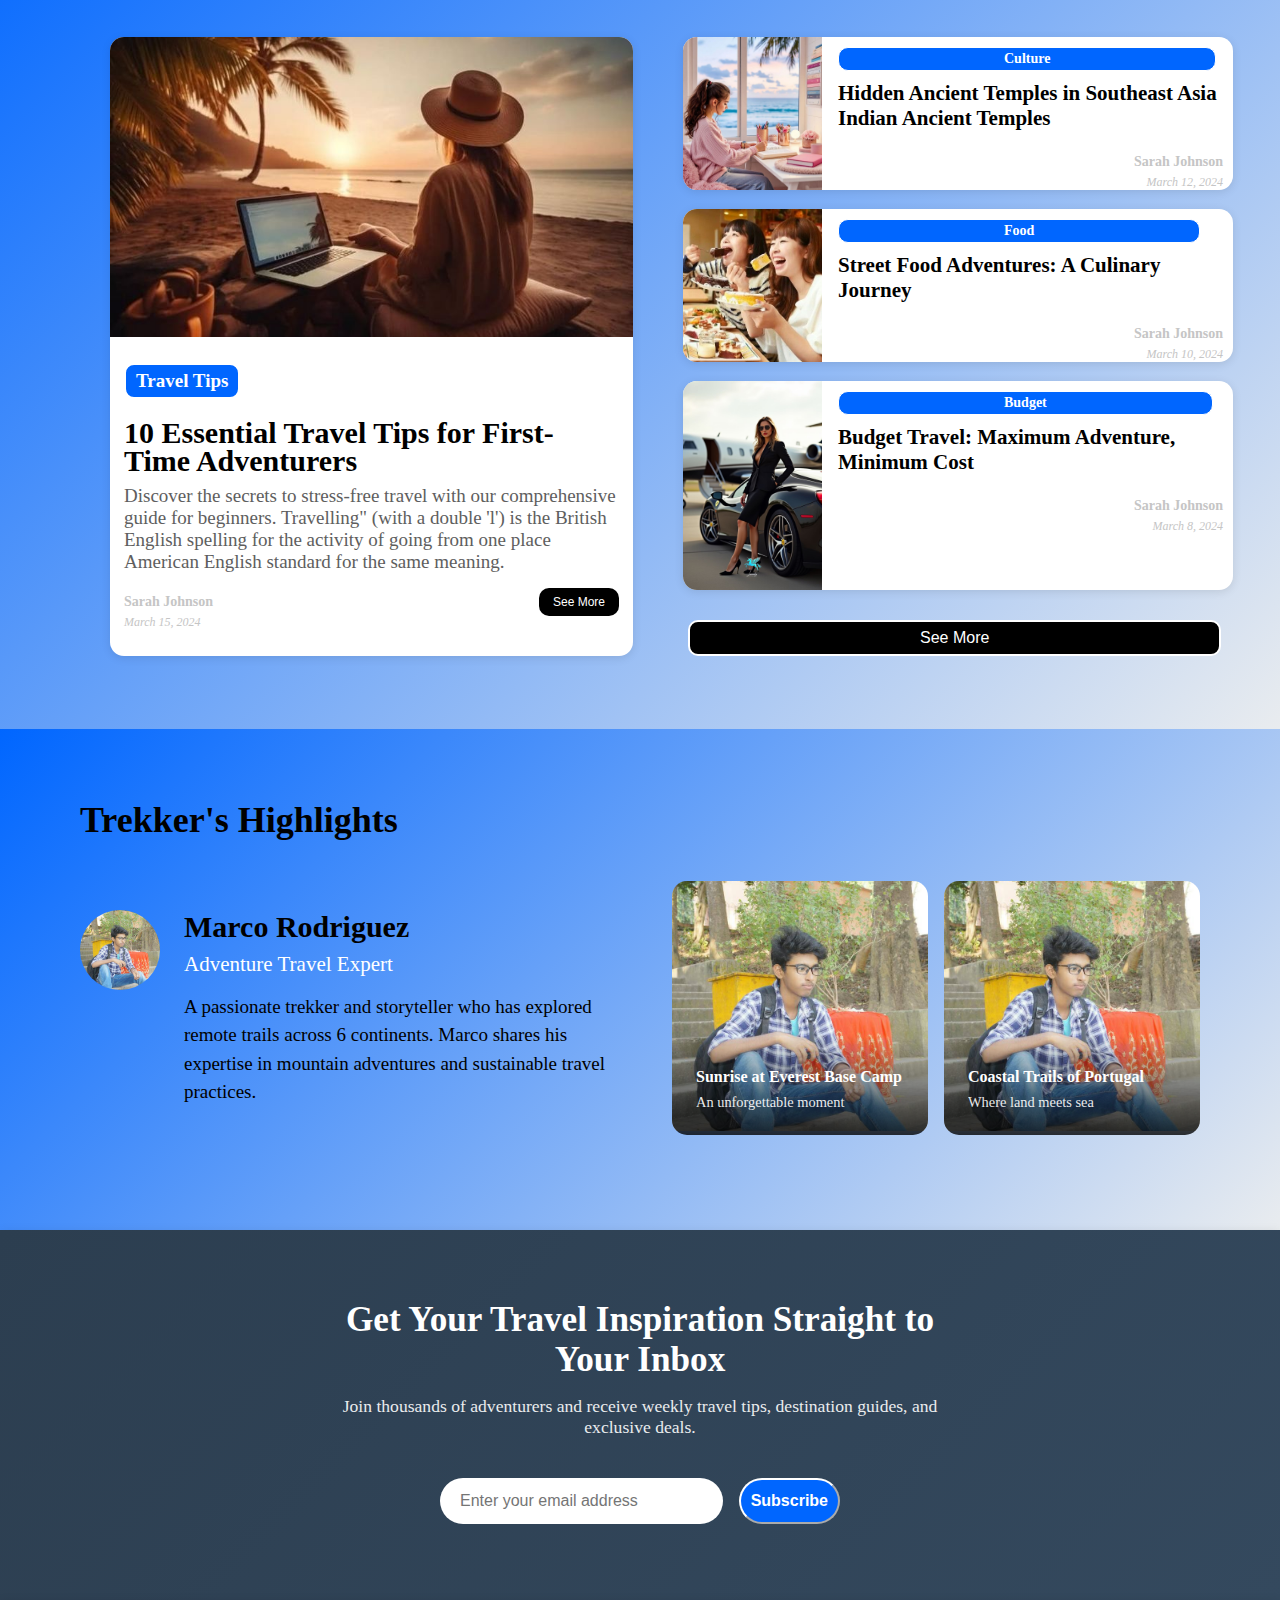
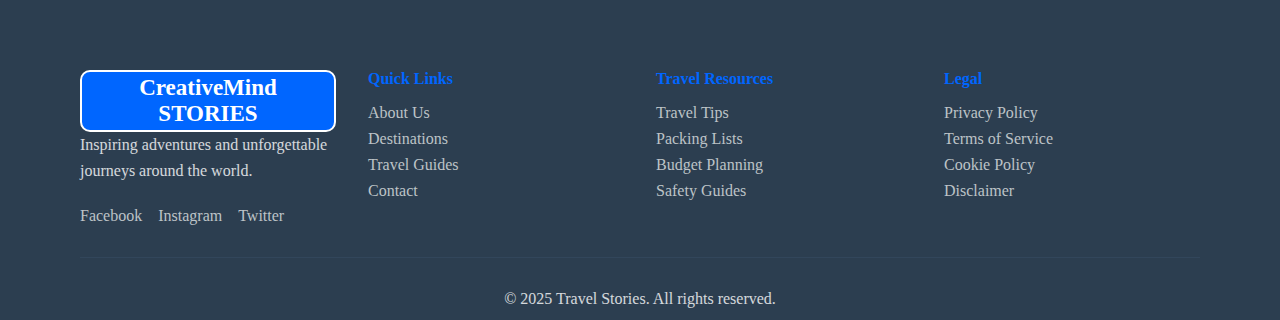
<file: lifestyle.html>
<!DOCTYPE html>
<html lang="en">

<head>
    <meta charset="UTF-8">
    <meta name="viewport" content="width=device-width, initial-scale=1.0">
    <title>Life Style</title>
    <link rel="stylesheet" href="lifestyle.css">
    <link rel="shortcut icon" href="favicon/cm.png" type="image/x-icon">
</head>

<body>
    <!-- Navigation -->
    <nav class="navbar">
        <div class="nav-container">
            <div class="logo">
                <a href="https://kousikbiswas.com/" target="_blank">CreativeMind</a>
            </div>
            <ul class="nav-menu">
                <li><a href="https://kousikbiswas.com/home.php" target="_blank"
                        style="background-color: #01e401; border-radius: 9px; padding: 5px 5px;">Our Website</a></li>
                <li><a href="index.html">Home</a></li>
                <li><a href="stories.html">Latest Stories</a></li>
                <li><a href="health.html">Health</a></li>
                <li><a href="#hero">Life Style</a></li>
                <li><a href="recipe.html">Recipe</a></li>
            </ul>
            <form action="/search" method="get" class="search-container">
                <input type="search" id="search-query" name="q" placeholder="Enter your search" required>
                <button type="submit">Search</button>
            </form>
        </div>
    </nav>

    <!-- Hero Section -->
    <section class="hero" id="hero">
        <div class="hero-container">
            <div class="hero-content">
                <h1>Discover the World's <span class="highlight">Hidden</span> Wonders</h1>
                <p class="hero-description">Embark on extraordinary journeys to breathtaking destinations around the
                    globe. From ancient ruins to pristine beaches, uncover the planet's most spectacular hidden gems.
                </p>
                <div class="hero-buttons">
                    <button class="btn-primary">Start Exploring</button>
                    <button class="btn-secondary">Watch Video</button>
                </div>
            </div>
            <div class="hero-images">
                <div class="main-image">
                    <img src="img/life_style/lifestyle (7).jpeg" alt="krishna">
                </div>
                <div class="secondary-image">
                    <img src="img/life_style/lifestyle (5).jpeg" alt="krishna">
                </div>
                <div class="secondary-image">
                    <img src="img/life_style/lifestyle (11).jpeg" alt="krishna">
                </div>
            </div>
        </div>
    </section>

    <!-- Top Destinations -->
    <section class="destinations" id="destinations">
        <div class="container">
            <div class="section-header">
                <h2>Top Destinations</h2>
                <div class="filter-tabs">
                    <button class="tab active">Popular</button>
                    <button class="tab">New</button>
                    <button class="tab">Adventure</button>
                    <button class="tab">Culture</button>
                    <button class="tab">Beach</button>
                    <button class="tab">Best Value</button>
                </div>
            </div>
            <div class="destinations-grid">
                <div class="destination-card">
                    <img src="img/life_style/lifestyle (1).jpeg" alt="krishna">
                    <div class="card-content">
                        <h3>Santorini</h3>
                        <p>Greece</p>
                    </div>
                </div>
                <div class="destination-card">
                    <img src="img/life_style/lifestyle (6).jpeg" alt="krishna">
                    <div class="card-content">
                        <h3>Amalfi Coast</h3>
                        <p>Italy</p>
                    </div>
                </div>
                <div class="destination-card">
                    <img src="img/life_style/lifestyle (8).jpeg" alt="krishna">
                    <div class="card-content">
                        <h3>Cappadocia</h3>
                        <p>Turkey</p>
                    </div>
                </div>
                <div class="destination-card">
                    <img src="img/life_style/lifestyle (9).jpeg" alt="krishna">
                    <div class="card-content">
                        <h3>Maldives</h3>
                        <p>Indian Ocean</p>
                    </div>
                </div>
            </div>
        </div>
    </section>

    <!-- Life Style -->
    <section class="lifestyle" id="lifestyle">
        <div class="container">
            <div class="section-header">
                <h2>Life Style</h2>
            </div>
            <div class="lifestyle-grid">
                <div class="lifestyle-card1">
                    <img src="img/life_style/lifestyle (10).jpeg" alt="krishna">
                    <div class="lifestyle-content-big">
                        <span class="category1">Travel Tips</span>
                        <h3>10 Essential Travel Tips for First-Time Adventurers</h3>
                        <p>Discover the secrets to stress-free travel with our comprehensive guide for beginners.
                            Travelling" (with a double 'l') is the British English spelling for the activity of going
                            from one place American English standard for the same meaning.</p>
                        <button class="see-more-btn">See More</button>
                        <div class="lifestyle-meta1">
                            <span class="author1">Sarah Johnson</span>
                            <span class="date1">March 15, 2024</span>
                        </div>
                    </div>
                </div>
                <div class="img">
                    <div class="lifestyle-card">
                        <img src="img/life_style/lifestyle (3).jpeg" alt="krishna">
                        <div class="lifestyle-content">
                            <span class="category">Culture</span>
                            <h4>Hidden Ancient Temples in Southeast Asia Indian Ancient Temples</h4>
                            <div class="lifestyle-meta">
                                <span class="author">Sarah Johnson</span>
                                <span class="date">March 12, 2024</span>
                            </div>
                        </div>
                    </div>
                    <div class="lifestyle-card">
                        <img src="img/life_style/lifestyle (12).jpeg" alt="krishna">
                        <div class="lifestyle-content">
                            <span class="category">Food</span>
                            <h4>Street Food Adventures: A Culinary Journey</h4>
                            <div class="lifestyle-meta">
                                <span class="author">Sarah Johnson</span>
                                <span class="date">March 10, 2024</span>
                            </div>
                        </div>
                    </div>
                    <div class="lifestyle-card">
                        <img src="img/life_style/lifestyle (1).jpeg" alt="krishna">
                        <div class="lifestyle-content">
                            <span class="category">Budget</span>
                            <h4>Budget Travel: Maximum Adventure, Minimum Cost</h4>
                            <div class="lifestyle-meta">
                                <span class="author">Sarah Johnson</span>
                                <span class="date">March 8, 2024</span>
                            </div>
                        </div>
                    </div>
                    <div class="button">
                        <button class="see-more-btn1">See More</button>
                    </div>
                </div>
            </div>
        </div>
    </section>

    <!-- Trekker's Highlights -->
    <section class="highlights" id="highlights">
        <div class="container">
            <h2>Trekker's Highlights</h2>
            <div class="highlights-content">
                <div class="author-info">
                    <img src="img/krishna.jpg" alt="Marco Rodriguez" class="author-avatar">
                    <div class="author-details">
                        <h3>Marco Rodriguez</h3>
                        <p class="author-title">Adventure Travel Expert</p>
                        <p class="author-bio">A passionate trekker and storyteller who has explored remote trails across
                            6 continents. Marco shares his expertise in mountain adventures and sustainable travel
                            practices.</p>
                    </div>
                </div>
                <div class="highlight-images">
                    <div class="highlight-image">
                        <img src="img/krishna.jpg" alt="krishna">
                        <div class="image-caption">
                            <h4>Sunrise at Everest Base Camp</h4>
                            <p>An unforgettable moment</p>
                        </div>
                    </div>
                    <div class="highlight-image">
                        <img src="img/krishna.jpg" alt="krishna">
                        <div class="image-caption">
                            <h4>Coastal Trails of Portugal</h4>
                            <p>Where land meets sea</p>
                        </div>
                    </div>
                </div>
            </div>
        </div>
    </section>

    <!-- Newsletter -->
    <section class="newsletter">
        <div class="newsletter-content">
            <h2>Get Your Travel Inspiration Straight to Your Inbox</h2>
            <p>Join thousands of adventurers and receive weekly travel tips, destination guides, and exclusive deals.
            </p>
            <div class="newsletter-form">
                <input type="email" placeholder="Enter your email address">
                <button class="btn-primary">Subscribe</button>
            </div>
        </div>
    </section>

    <!-- Footer -->
    <footer class="footer">
        <div class="container">
            <div class="footer-content">
                <div class="footer-section">
                    <div class="logo1">CreativeMind STORIES</div>
                    <p>Inspiring adventures and unforgettable journeys around the world.</p>
                    <div class="social-links">
                        <a href="#">Facebook</a>
                        <a href="#">Instagram</a>
                        <a href="#">Twitter</a>
                    </div>
                </div>
                <div class="footer-section">
                    <h4>Quick Links</h4>
                    <ul>
                        <li><a href="#">About Us</a></li>
                        <li><a href="#">Destinations</a></li>
                        <li><a href="#">Travel Guides</a></li>
                        <li><a href="#">Contact</a></li>
                    </ul>
                </div>
                <div class="footer-section">
                    <h4>Travel Resources</h4>
                    <ul>
                        <li><a href="#">Travel Tips</a></li>
                        <li><a href="#">Packing Lists</a></li>
                        <li><a href="#">Budget Planning</a></li>
                        <li><a href="#">Safety Guides</a></li>
                    </ul>
                </div>
                <div class="footer-section">
                    <h4>Legal</h4>
                    <ul>
                        <li><a href="#">Privacy Policy</a></li>
                        <li><a href="#">Terms of Service</a></li>
                        <li><a href="#">Cookie Policy</a></li>
                        <li><a href="#">Disclaimer</a></li>
                    </ul>
                </div>
            </div>
            <div class="footer-bottom">
                <p>&copy; 2025 Travel Stories. All rights reserved.</p>
            </div>
        </div>
    </footer>
</body>

</html>
</file>
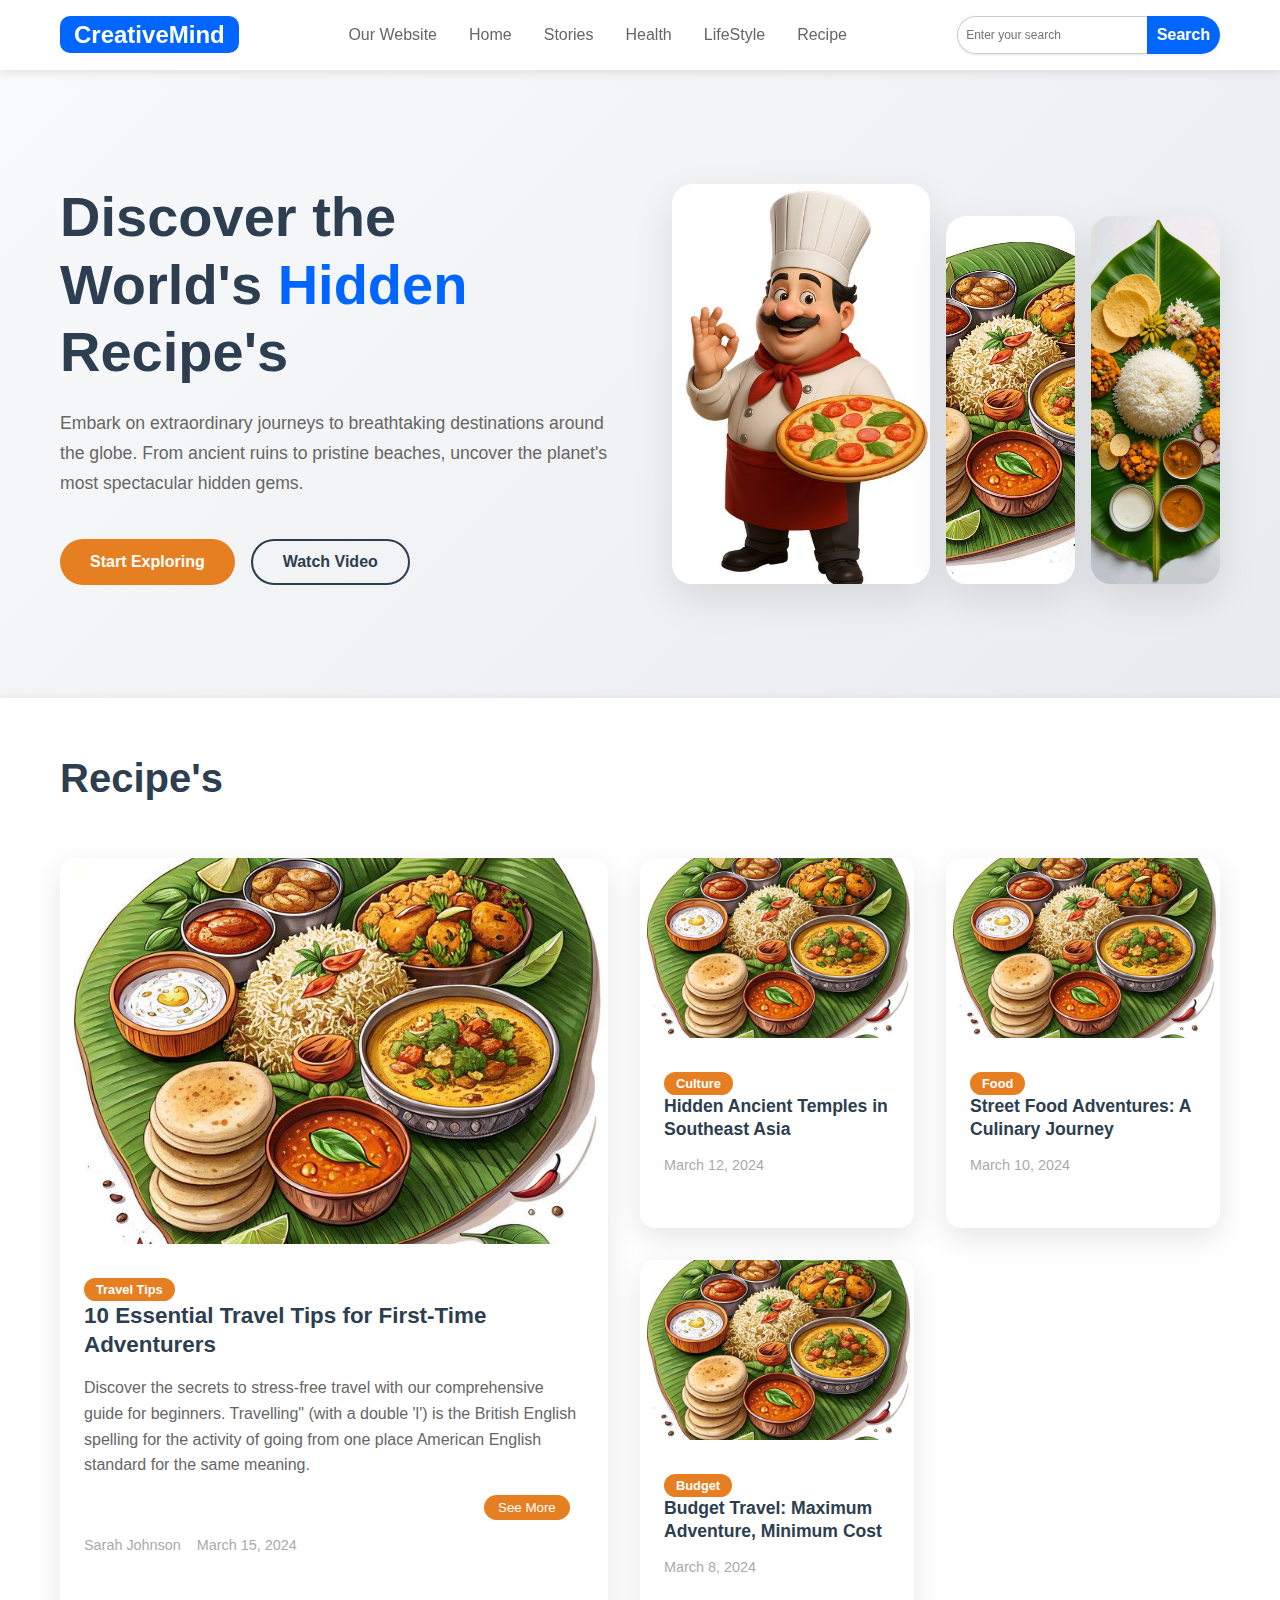
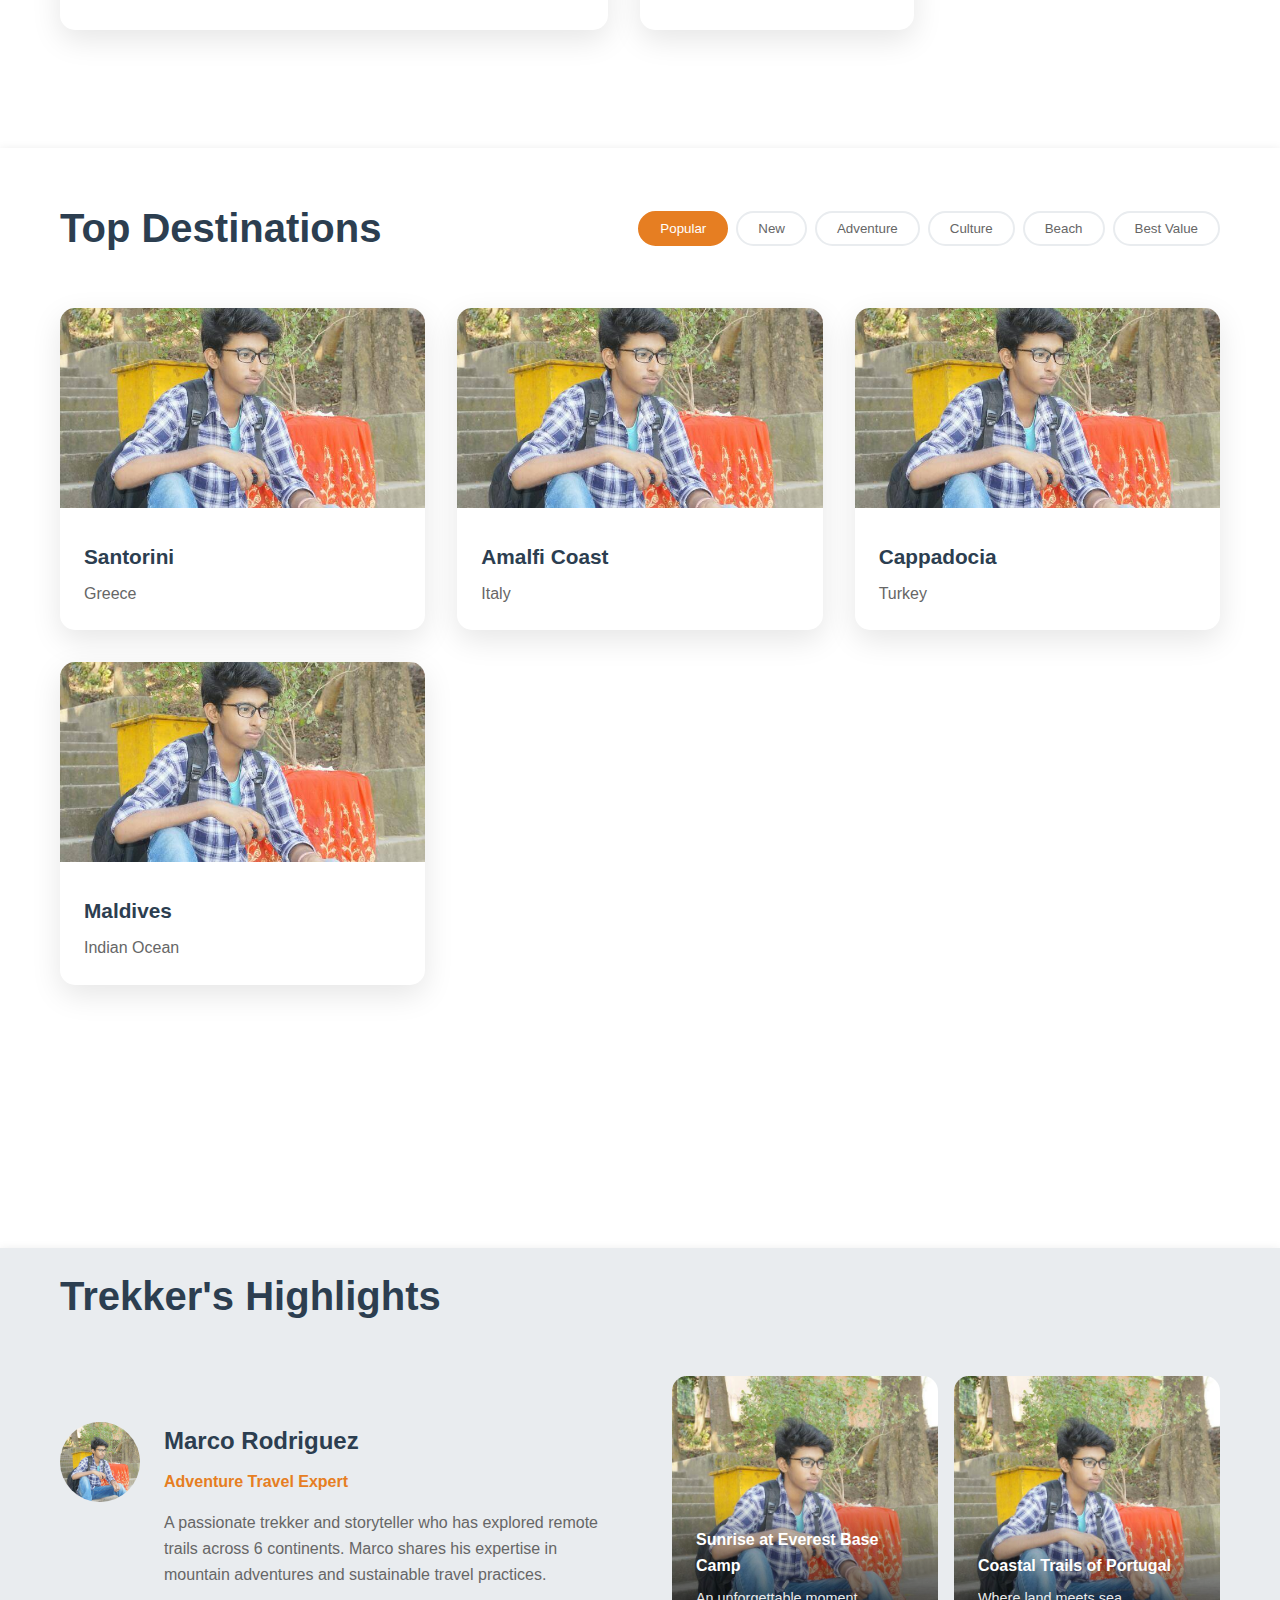
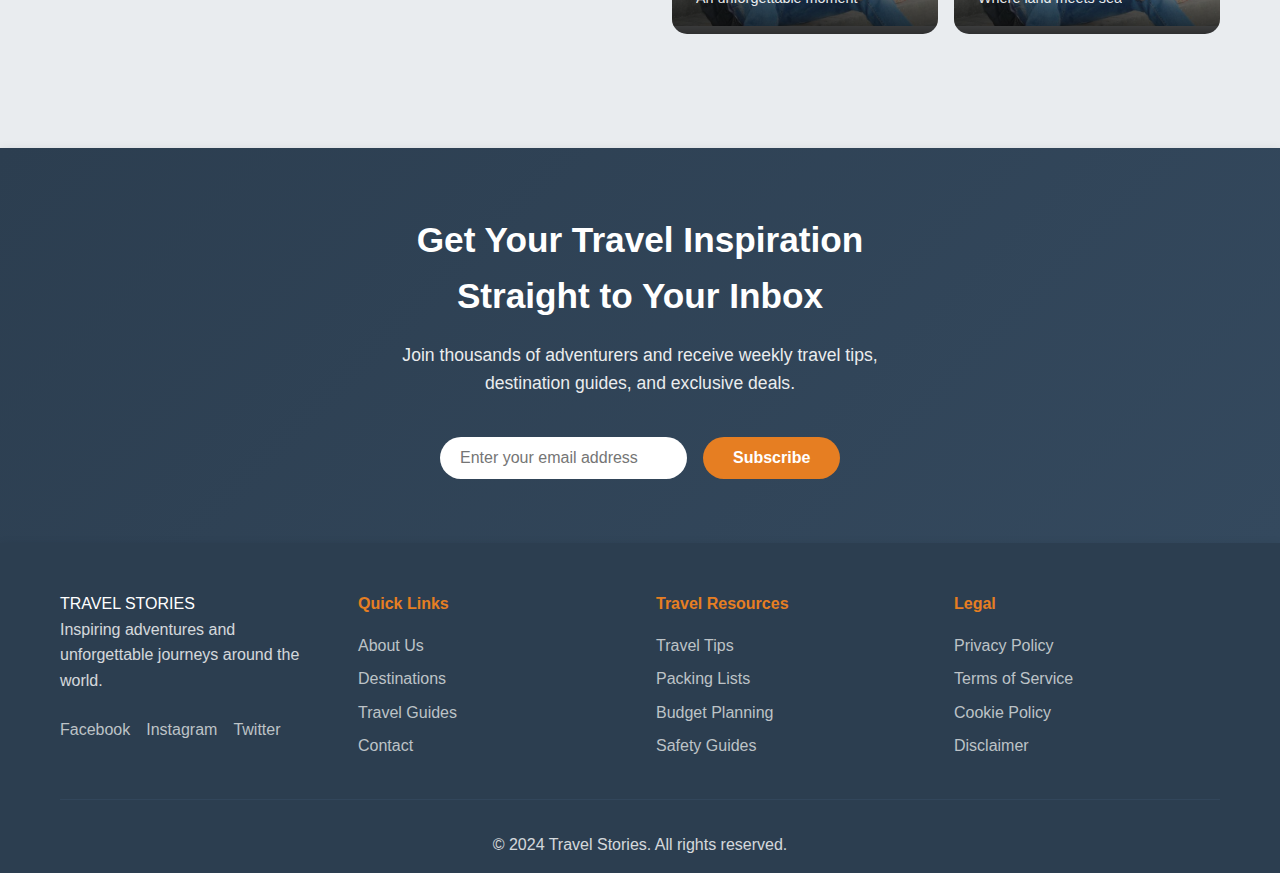
<file: recipe.html>
<!DOCTYPE html>
<html lang="en">

<head>
    <meta charset="UTF-8">
    <meta name="viewport" content="width=device-width, initial-scale=1.0">
    <title>CreativeMind : Recipe</title>
    <link rel="stylesheet" href="recipe.css">
</head>

<body>
    <!-- Navigation -->
    <nav class="navbar">
        <div class="nav-container">
            <div class="logo">
                <a href="https://kousikbiswas.com/">CreativeMind</a>
            </div>
            <ul class="nav-menu">
                <li><a href="https://kousikbiswas.com/home.php">Our Website</a></li>
                <li><a href="index.html">Home</a></li>
                <li><a href="#stories">Stories</a></li>
                <li><a href="#tips">Health</a></li>
                <li><a href="#blog">LifeStyle</a></li>
                <li><a href="#hero">Recipe</a></li>
            </ul>
            <form action="/search" method="get" class="search-container">
                <input type="search" id="search-query" name="q" placeholder="Enter your search" required>
                <button type="submit">Search</button>
            </form>
        </div>
    </nav>

    <!-- Hero Section -->
    <section class="hero" id="hero">
        <div class="hero-container">
            <div class="hero-content">
                <h1>Discover the World's <span class="highlight">Hidden</span> Recipe's</h1>
                <p class="hero-description">Embark on extraordinary journeys to breathtaking destinations around the
                    globe. From ancient ruins to pristine beaches, uncover the planet's most spectacular hidden gems.
                </p>
                <div class="hero-buttons">
                    <button class="btn-primary">Start Exploring</button>
                    <button class="btn-secondary">Watch Video</button>
                </div>
            </div>
            <div class="hero-images">
                <div class="hero-image main-image">
                    <img src="recipe's/Chef_Pizza.jpeg" alt="Chef Pizza">
                </div>
                <div class="hero-image secondary-image">
                    <img src="recipe's/Food_On_Banana_Leaf.jpeg" alt="Food On Banana Leaf">
                </div>
                <div class="hero-image secondary-image">
                    <img src="recipe's/Foody.jpeg" alt="Foody">
                </div>
            </div>
        </div>
    </section>


    <!-- Recipe's -->
    <section class="recipe">
        <div class="container">
            <div class="section-header">
                <h2>Recipe's</h2>
                <!-- <a href="recipe.html" class="view-all">View all Recipe's→</a> -->
            </div>
            <div class="recipe-grid">
                <div class="recipe-card featured">
                    <img src="recipe's/Food_On_Banana_Leaf.jpeg" alt="Food On Banana Leaf">
                    <div class="recipe-content">
                        <span class="category">Travel Tips</span>
                        <h3>10 Essential Travel Tips for First-Time Adventurers</h3>
                        <p>Discover the secrets to stress-free travel with our comprehensive guide for beginners.
                            Travelling" (with a double 'l') is the British English spelling for the activity of going
                            from one place American English standard for the same meaning.</p>
                        <button class="see-more-btn">See More</button>
                        <div class="recipe-meta1">
                            <span class="author">Sarah Johnson</span>
                            <span class="date">March 15, 2024</span>
                        </div>
                    </div>
                </div>
                <div class="recipe-card">
                    <img src="recipe's/Food_On_Banana_Leaf.jpeg" alt="Food On Banana Leaf">
                    <div class="recipe-content">
                        <span class="category">Culture</span>
                        <h4>Hidden Ancient Temples in Southeast Asia</h4>
                        <div class="recipe-meta">
                            <span class="date">March 12, 2024</span>
                        </div>
                    </div>
                </div>
                <div class="recipe-card">
                    <img src="recipe's/Food_On_Banana_Leaf.jpeg" alt="Food On Banana Leaf">
                    <div class="recipe-content">
                        <span class="category">Food</span>
                        <h4>Street Food Adventures: A Culinary Journey</h4>
                        <div class="recipe-meta">
                            <span class="date">March 10, 2024</span>
                        </div>
                    </div>
                </div>
                <div class="recipe-card">
                    <img src="recipe's/Food_On_Banana_Leaf.jpeg" alt="Food On Banana Leaf">
                    <div class="recipe-content">
                        <span class="category">Budget</span>
                        <h4>Budget Travel: Maximum Adventure, Minimum Cost</h4>
                        <div class="recipe-meta">
                            <span class="date">March 8, 2024</span>
                        </div>
                    </div>
                </div>
            </div>
        </div>
    </section>


    <!-- Top Destinations -->
    <section class="destinations" id="destinations">
        <div class="container">
            <div class="section-header">
                <h2>Top Destinations</h2>
                <div class="filter-tabs">
                    <button class="tab active">Popular</button>
                    <button class="tab">New</button>
                    <button class="tab">Adventure</button>
                    <button class="tab">Culture</button>
                    <button class="tab">Beach</button>
                    <button class="tab">Best Value</button>
                </div>
            </div>
            <div class="destinations-grid">
                <div class="destination-card">
                    <img src="img/krishna.jpg" alt="krishna">
                    <div class="card-content">
                        <h3>Santorini</h3>
                        <p>Greece</p>
                    </div>
                </div>
                <div class="destination-card">
                    <img src="img/krishna.jpg" alt="krishna">
                    <div class="card-content">
                        <h3>Amalfi Coast</h3>
                        <p>Italy</p>
                    </div>
                </div>
                <div class="destination-card">
                    <img src="img/krishna.jpg" alt="krishna">
                    <div class="card-content">
                        <h3>Cappadocia</h3>
                        <p>Turkey</p>
                    </div>
                </div>
                <div class="destination-card">
                    <img src="img/krishna.jpg" alt="krishna">
                    <div class="card-content">
                        <h3>Maldives</h3>
                        <p>Indian Ocean</p>
                    </div>
                </div>
            </div>
        </div>
    </section>

    <!-- Trekker's Highlights -->
    <section class="highlights">
        <div class="container">
            <h2>Trekker's Highlights</h2>
            <div class="highlights-content">
                <div class="author-info">
                    <img src="img/krishna.jpg" alt="Marco Rodriguez" class="author-avatar">
                    <div class="author-details">
                        <h3>Marco Rodriguez</h3>
                        <p class="author-title">Adventure Travel Expert</p>
                        <p class="author-bio">A passionate trekker and storyteller who has explored remote trails across
                            6 continents. Marco shares his expertise in mountain adventures and sustainable travel
                            practices.</p>
                    </div>
                </div>
                <div class="highlight-images">
                    <div class="highlight-image">
                        <img src="img/krishna.jpg" alt="krishna">
                        <div class="image-caption">
                            <h4>Sunrise at Everest Base Camp</h4>
                            <p>An unforgettable moment</p>
                        </div>
                    </div>
                    <div class="highlight-image">
                        <img src="img/krishna.jpg" alt="krishna">
                        <div class="image-caption">
                            <h4>Coastal Trails of Portugal</h4>
                            <p>Where land meets sea</p>
                        </div>
                    </div>
                </div>
            </div>
        </div>
    </section>

    <!-- Newsletter -->
    <section class="newsletter">
        <div class="newsletter-content">
            <h2>Get Your Travel Inspiration Straight to Your Inbox</h2>
            <p>Join thousands of adventurers and receive weekly travel tips, destination guides, and exclusive deals.
            </p>
            <div class="newsletter-form">
                <input type="email" placeholder="Enter your email address">
                <button class="btn-primary">Subscribe</button>
            </div>
        </div>
    </section>

    <!-- Footer -->
    <footer class="footer">
        <div class="container">
            <div class="footer-content">
                <div class="footer-section">
                    <div class="logo">TRAVEL STORIES</div>
                    <p>Inspiring adventures and unforgettable journeys around the world.</p>
                    <div class="social-links">
                        <a href="#">Facebook</a>
                        <a href="#">Instagram</a>
                        <a href="#">Twitter</a>
                    </div>
                </div>
                <div class="footer-section">
                    <h4>Quick Links</h4>
                    <ul>
                        <li><a href="#">About Us</a></li>
                        <li><a href="#">Destinations</a></li>
                        <li><a href="#">Travel Guides</a></li>
                        <li><a href="#">Contact</a></li>
                    </ul>
                </div>
                <div class="footer-section">
                    <h4>Travel Resources</h4>
                    <ul>
                        <li><a href="#">Travel Tips</a></li>
                        <li><a href="#">Packing Lists</a></li>
                        <li><a href="#">Budget Planning</a></li>
                        <li><a href="#">Safety Guides</a></li>
                    </ul>
                </div>
                <div class="footer-section">
                    <h4>Legal</h4>
                    <ul>
                        <li><a href="#">Privacy Policy</a></li>
                        <li><a href="#">Terms of Service</a></li>
                        <li><a href="#">Cookie Policy</a></li>
                        <li><a href="#">Disclaimer</a></li>
                    </ul>
                </div>
            </div>
            <div class="footer-bottom">
                <p>&copy; 2024 Travel Stories. All rights reserved.</p>
            </div>
        </div>
    </footer>
</body>

</html>
</file>
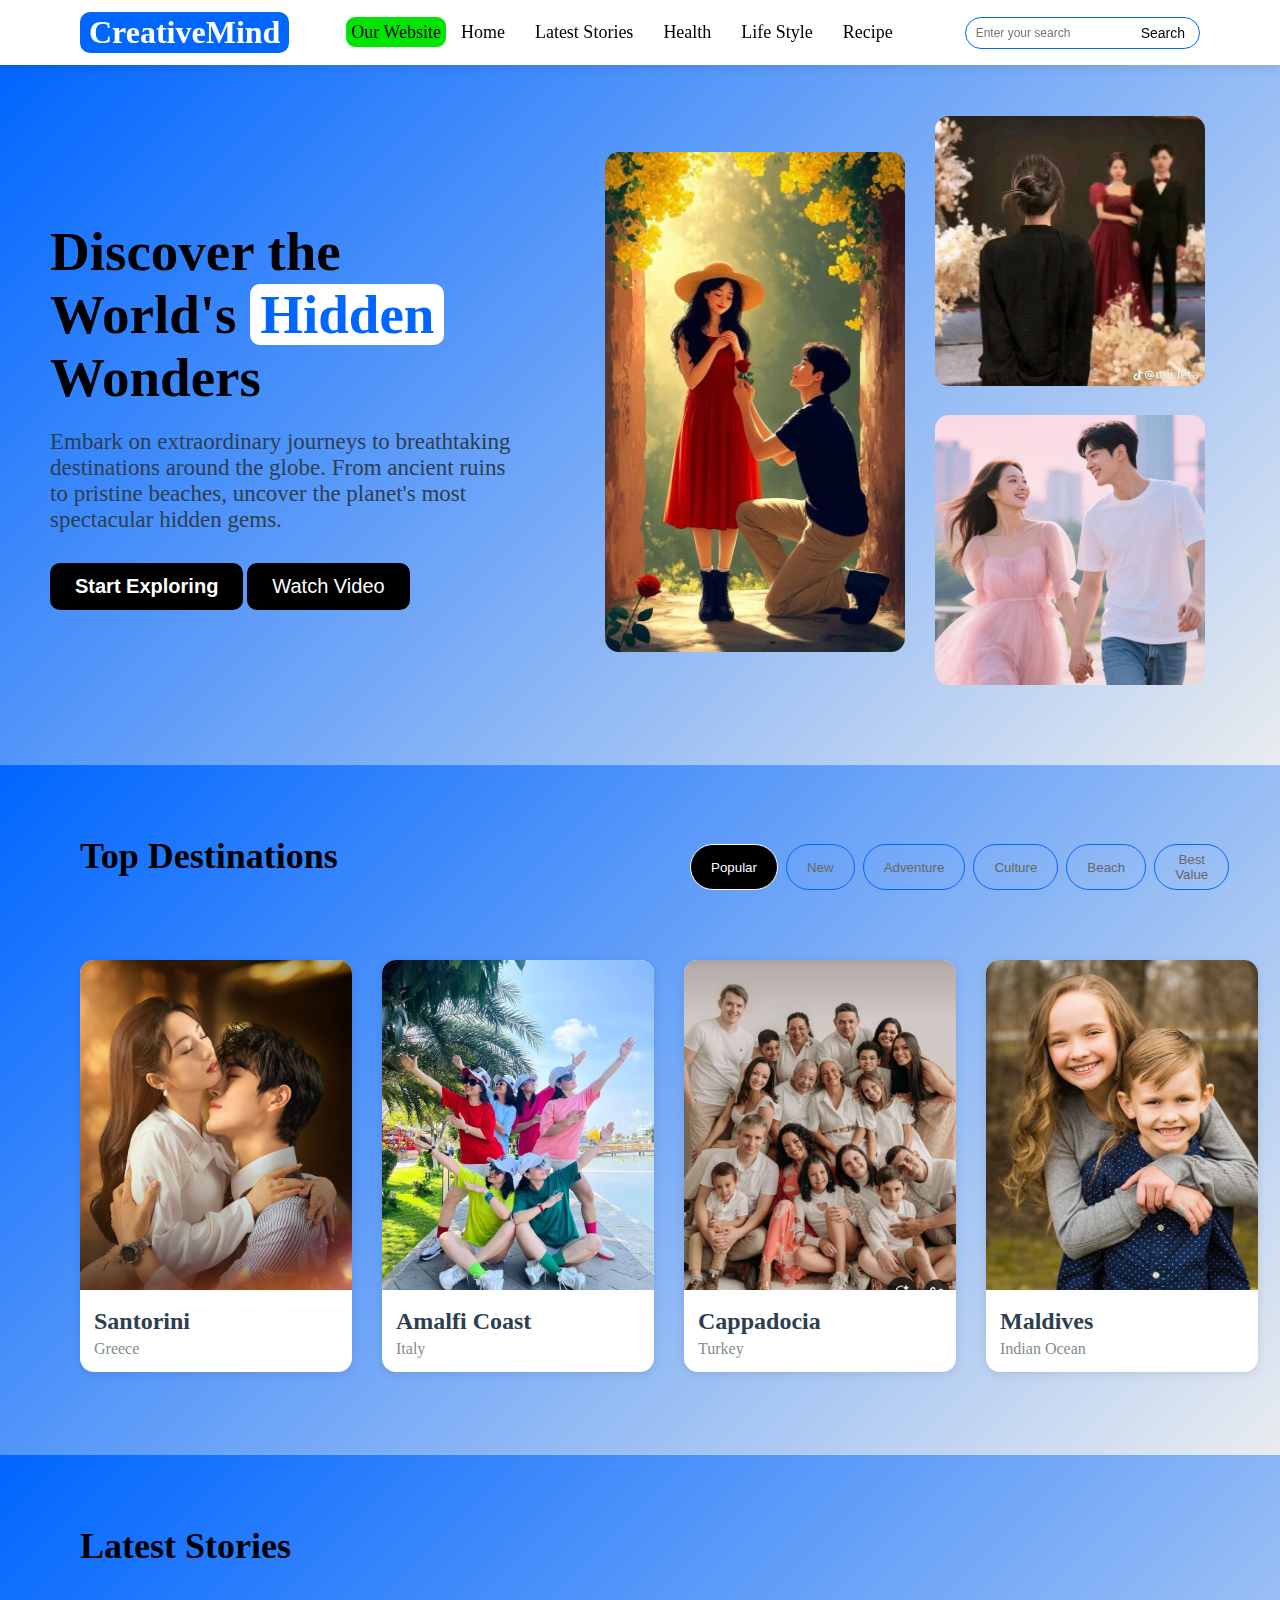
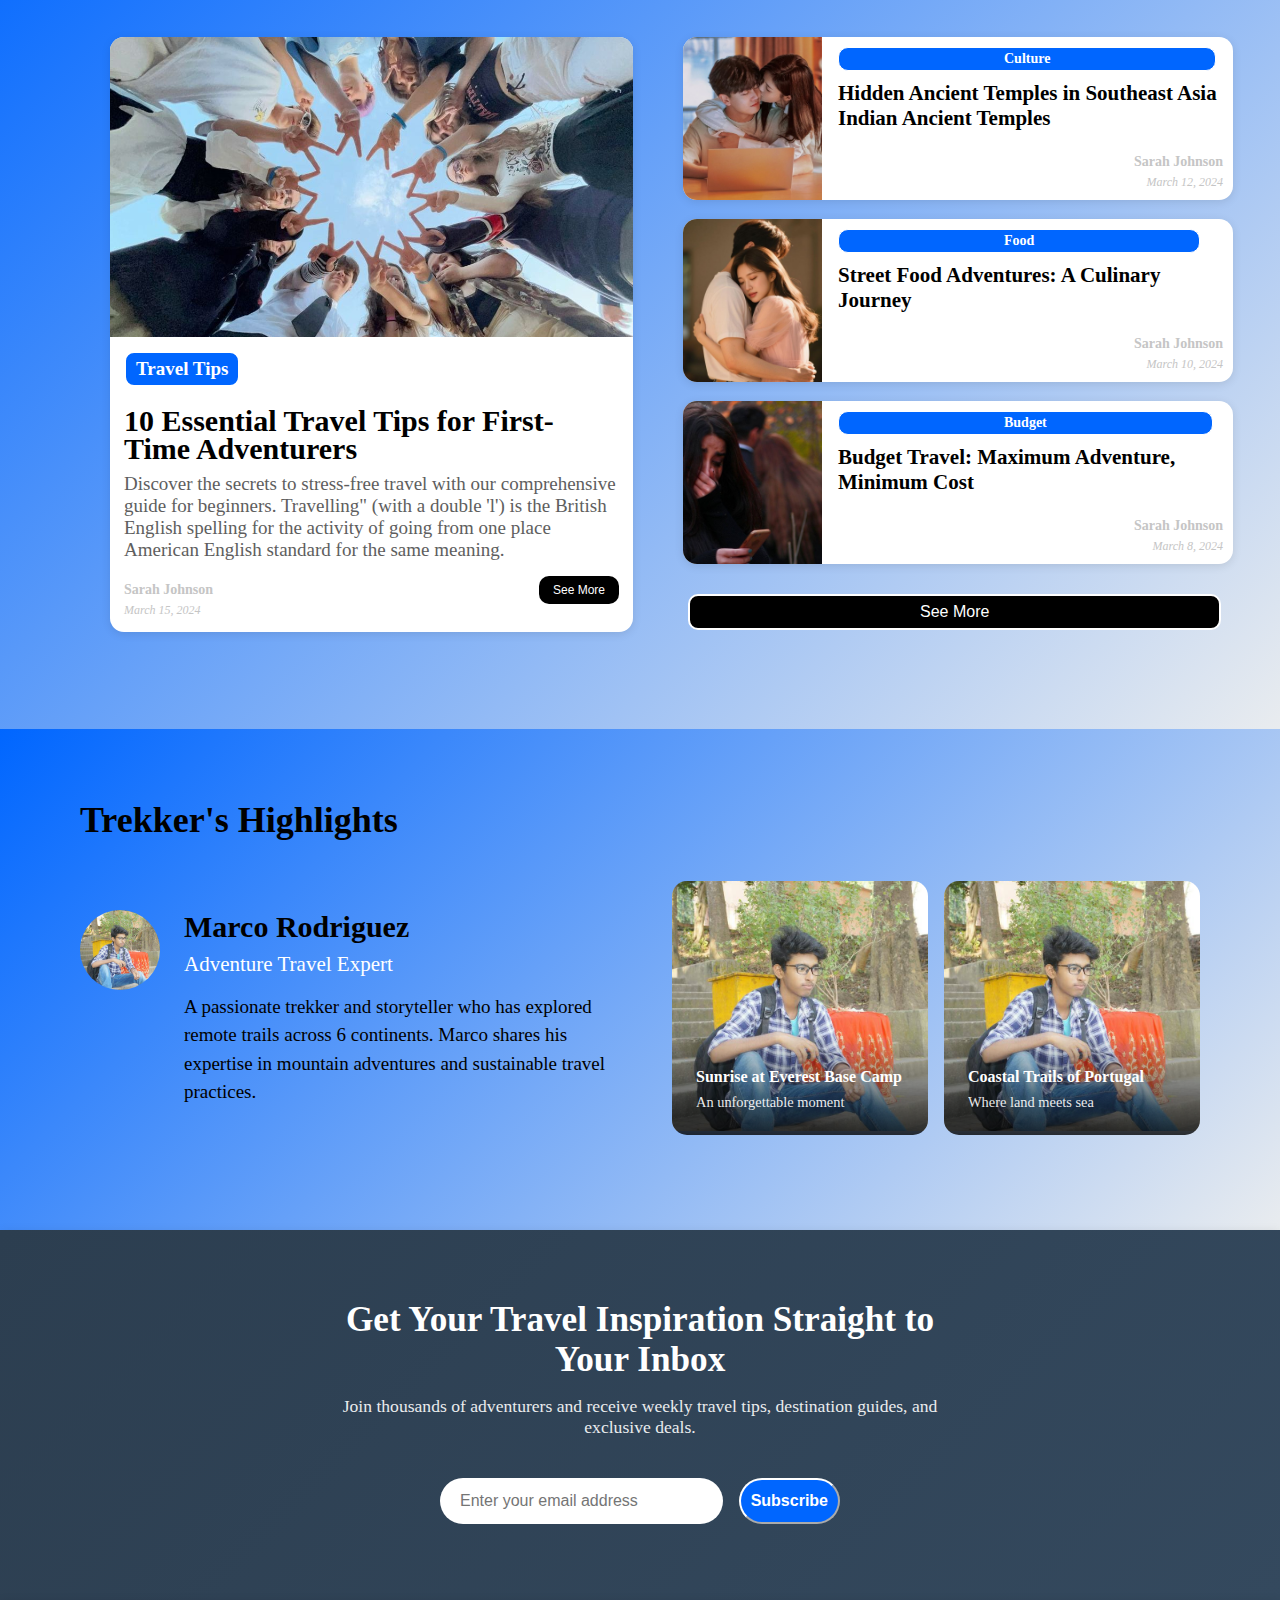
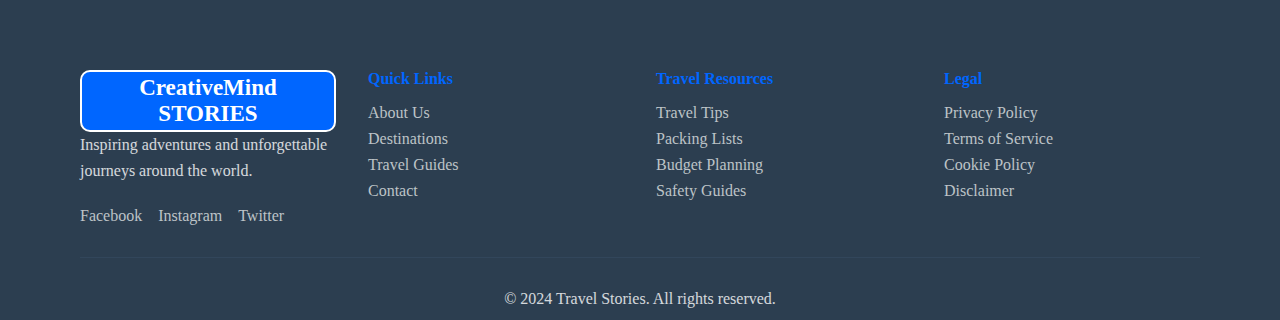
<file: stories.html>
<!DOCTYPE html>
<html lang="en">

<head>
    <meta charset="UTF-8">
    <meta name="viewport" content="width=device-width, initial-scale=1.0">
    <title>Latest Stories</title>
    <link rel="stylesheet" href="css/stories.css">
    <link rel="shortcut icon" href="favicon/cm.png" type="image/x-icon">
</head>

<body>
    <!-- Navigation -->
    <nav class="navbar">
        <div class="nav-container">
            <div class="logo">
                <a href="https://kousikbiswas.com/" target="_blank">CreativeMind</a>
            </div>
            <ul class="nav-menu">
                <li><a href="https://kousikbiswas.com/home.php" target="_blank"
                        style="background-color: #01e401; border-radius: 9px; padding: 5px 5px;">Our Website</a></li>
                <li><a href="index.html">Home</a></li>
                <li><a href="#hero">Latest Stories</a></li>
                <li><a href="health.html">Health</a></li>
                <li><a href="lifestyle.html">Life Style</a></li>
                <li><a href="recipe.html">Recipe</a></li>
            </ul>
            <form action="/search" method="get" class="search-container">
                <input type="search" id="search-query" name="q" placeholder="Enter your search" required>
                <button type="submit">Search</button>
            </form>
        </div>
    </nav>

    <!-- Hero Section -->
    <section class="hero" id="hero">
        <div class="hero-container">
            <div class="hero-content">
                <h1>Discover the World's <span class="highlight">Hidden</span> Wonders</h1>
                <p class="hero-description">Embark on extraordinary journeys to breathtaking destinations around the
                    globe. From ancient ruins to pristine beaches, uncover the planet's most spectacular hidden gems.
                </p>
                <div class="hero-buttons">
                    <button class="btn-primary">Start Exploring</button>
                    <button class="btn-secondary">Watch Video</button>
                </div>
            </div>
            <div class="hero-images">
                <div class="main-image">
                    <img src="img/stories/stories (10).jpeg" alt="krishna">
                </div>
                <div class="secondary-image">
                    <img src="img/stories/stories (9).jpeg" alt="krishna">
                </div>
                <div class="secondary-image">
                    <img src="img/stories/stories (7).jpeg" alt="krishna">
                </div>
            </div>
        </div>
    </section>

    <!-- Top Destinations -->
    <section class="destinations" id="destinations">
        <div class="container">
            <div class="section-header">
                <h2>Top Destinations</h2>
                <div class="filter-tabs">
                    <button class="tab active">Popular</button>
                    <button class="tab">New</button>
                    <button class="tab">Adventure</button>
                    <button class="tab">Culture</button>
                    <button class="tab">Beach</button>
                    <button class="tab">Best Value</button>
                </div>
            </div>
            <div class="destinations-grid">
                <div class="destination-card">
                    <img src="img/stories/stories (2).jpeg" alt="krishna">
                    <div class="card-content">
                        <h3>Santorini</h3>
                        <p>Greece</p>
                    </div>
                </div>
                <div class="destination-card">
                    <img src="img/stories/stories (4).jpeg" alt="krishna">
                    <div class="card-content">
                        <h3>Amalfi Coast</h3>
                        <p>Italy</p>
                    </div>
                </div>
                <div class="destination-card">
                    <img src="img/stories/stories (3).jpeg" alt="krishna">
                    <div class="card-content">
                        <h3>Cappadocia</h3>
                        <p>Turkey</p>
                    </div>
                </div>
                <div class="destination-card">
                    <img src="img/stories/stories (5).jpeg" alt="krishna">
                    <div class="card-content">
                        <h3>Maldives</h3>
                        <p>Indian Ocean</p>
                    </div>
                </div>
            </div>
        </div>
    </section>

    <!-- Latest Stories -->
    <section class="stories" id="stories">
        <div class="container">
            <div class="section-header">
                <h2>Latest Stories</h2>
            </div>
            <div class="stories-grid">
                <div class="story-card1">
                    <img src="img/stories/stories (1).jpeg" alt="krishna">
                    <div class="story-content-big">
                        <span class="category-a">Travel Tips</span>
                        <h3>10 Essential Travel Tips for First-Time Adventurers</h3>
                        <p>Discover the secrets to stress-free travel with our comprehensive guide for beginners.
                            Travelling" (with a double 'l') is the British English spelling for the activity of going
                            from one place American English standard for the same meaning.</p>
                        <button class="see-more-btn">See More</button>
                        <div class="story-meta1">
                            <span class="author1">Sarah Johnson</span>
                            <span class="date1">March 15, 2024</span>
                        </div>
                    </div>
                </div>
                <div class="img">
                    <div class="story-card">
                        <img src="img/stories/stories (11).jpeg" alt="krishna">
                        <div class="story-content">
                            <span class="category">Culture</span>
                            <h4>Hidden Ancient Temples in Southeast Asia Indian Ancient Temples</h4>
                            <div class="story-meta">
                                <span class="author">Sarah Johnson</span>
                                <span class="date">March 12, 2024</span>
                            </div>
                        </div>
                    </div>
                    <div class="story-card">
                        <img src="img/stories/stories (6).jpeg" alt="krishna">
                        <div class="story-content">
                            <span class="category">Food</span>
                            <h4>Street Food Adventures: A Culinary Journey</h4>
                            <div class="story-meta">
                                <span class="author">Sarah Johnson</span>
                                <span class="date">March 10, 2024</span>
                            </div>
                        </div>
                    </div>
                    <div class="story-card">
                        <img src="img/stories/stories (8).jpeg" alt="krishna">
                        <div class="story-content">
                            <span class="category">Budget</span>
                            <h4>Budget Travel: Maximum Adventure, Minimum Cost</h4>
                            <div class="story-meta">
                                <span class="author">Sarah Johnson</span>
                                <span class="date">March 8, 2024</span>
                            </div>
                        </div>
                    </div>
                    <div class="button">
                        <button class="see-more-btn1">See More</button>
                    </div>
                </div>
            </div>
        </div>
    </section>

    <!-- Trekker's Highlights -->
    <section class="highlights" id="highlights">
        <div class="container">
            <h2>Trekker's Highlights</h2>
            <div class="highlights-content">
                <div class="author-info">
                    <img src="img/krishna.jpg" alt="Marco Rodriguez" class="author-avatar">
                    <div class="author-details">
                        <h3>Marco Rodriguez</h3>
                        <p class="author-title">Adventure Travel Expert</p>
                        <p class="author-bio">A passionate trekker and storyteller who has explored remote trails across
                            6 continents. Marco shares his expertise in mountain adventures and sustainable travel
                            practices.</p>
                    </div>
                </div>
                <div class="highlight-images">
                    <div class="highlight-image">
                        <img src="img/krishna.jpg" alt="krishna">
                        <div class="image-caption">
                            <h4>Sunrise at Everest Base Camp</h4>
                            <p>An unforgettable moment</p>
                        </div>
                    </div>
                    <div class="highlight-image">
                        <img src="img/krishna.jpg" alt="krishna">
                        <div class="image-caption">
                            <h4>Coastal Trails of Portugal</h4>
                            <p>Where land meets sea</p>
                        </div>
                    </div>
                </div>
            </div>
        </div>
    </section>

    <!-- Newsletter -->
    <section class="newsletter">
        <div class="newsletter-content">
            <h2>Get Your Travel Inspiration Straight to Your Inbox</h2>
            <p>Join thousands of adventurers and receive weekly travel tips, destination guides, and exclusive deals.
            </p>
            <div class="newsletter-form">
                <input type="email" placeholder="Enter your email address">
                <button class="btn-primary">Subscribe</button>
            </div>
        </div>
    </section>

    <!-- Footer -->
    <footer class="footer">
        <div class="container">
            <div class="footer-content">
                <div class="footer-section">
                    <div class="logo1">CreativeMind STORIES</div>
                    <p>Inspiring adventures and unforgettable journeys around the world.</p>
                    <div class="social-links">
                        <a href="#">Facebook</a>
                        <a href="#">Instagram</a>
                        <a href="#">Twitter</a>
                    </div>
                </div>
                <div class="footer-section">
                    <h4>Quick Links</h4>
                    <ul>
                        <li><a href="#">About Us</a></li>
                        <li><a href="#">Destinations</a></li>
                        <li><a href="#">Travel Guides</a></li>
                        <li><a href="#">Contact</a></li>
                    </ul>
                </div>
                <div class="footer-section">
                    <h4>Travel Resources</h4>
                    <ul>
                        <li><a href="#">Travel Tips</a></li>
                        <li><a href="#">Packing Lists</a></li>
                        <li><a href="#">Budget Planning</a></li>
                        <li><a href="#">Safety Guides</a></li>
                    </ul>
                </div>
                <div class="footer-section">
                    <h4>Legal</h4>
                    <ul>
                        <li><a href="#">Privacy Policy</a></li>
                        <li><a href="#">Terms of Service</a></li>
                        <li><a href="#">Cookie Policy</a></li>
                        <li><a href="#">Disclaimer</a></li>
                    </ul>
                </div>
            </div>
            <div class="footer-bottom">
                <p>&copy; 2024 Travel Stories. All rights reserved.</p>
            </div>
        </div>
    </footer>
</body>

</html>
</file>
<file: css/style.css>
* {
    padding: 0;
    margin: 0;
}

/* Navigtion */
.navbar {
    background-color: rgb(255, 255, 255);
    box-shadow: 0 2px 10px rgba(0, 0, 0, 0.1);
    position: sticky;
    top: 0;
    z-index: 1000;
}

.nav-container {
    margin: auto;
    padding: 12px 1vw;
    display: flex;
    align-items: center;
    justify-content: space-evenly;
}

.logo {
    padding: 0 7px;
    font-size: 2rem;
    font-weight: bold;
    background-color: #0066ff;
    border: 2px solid #0066ff;
    border-radius: 10px;
}

.logo:hover {
    background-color: #fff;
}

.logo a {
    text-decoration: none;
    color: rgb(255, 255, 255);
}

.logo a:hover {
    color: #0066ff;
}

.nav-menu {
    list-style: none;
    display: flex;
}

.nav-menu a {
    text-decoration: none;
    color: rgb(0, 0, 0);
    padding: 0 15px;
    font-size: 18px;
    font-weight: 500;
}

.search-container {
    align-items: center;
    background-color: rgb(255, 255, 255);
    border: 1.5px solid #0066ff;
    border-radius: 20px;
}

.search-container input {
    background: none;
    padding-left: 10px;
    margin: 0 5vw 0 0;
    border: none;
    outline: none;
    font-size: 14px;
}

.search-container button {
    padding: 7px 14px 7px 10px;
    border: none;
    background-color: transparent;
    cursor: pointer;
    font-size: 14px;
    color: rgb(0, 0, 0);
}

.search-container button:hover {
    color: rgb(255, 255, 255);
    background-color: #0066ff;
    border-radius: 0px 14px 14px 0px;
}

.search-container button:active {
    transform: scale(0.95);
}

.sidebar img {
    width: 23px;
}

/* Hero Section */
.hero {
    background: linear-gradient(135deg, #0066ff 0%, #e9ecef 100%);
    box-shadow: 0 2px 10px rgba(0, 0, 0, 0.1);
}

.hero-container {
    height: 119vh;
    display: flex;
    padding: 0px 5vw;
    align-items: center;
    justify-content: space-between;
}

.hero-content h1 {
    font-size: 4.1rem;
}

.highlight {
    padding: 0px 10px;
    background-color: #fff;
    color: #06f;
    border-radius: 10px;
}

.hero-content p {
    font-size: 23px;
    margin: 30px 0 10vh 0;
    color: #2c3e50;
}

.hero-buttons {
    margin-left: 5vw;
}

.hero-buttons button {
    margin: 0 5px;
    padding: 12px 25px;
    font-size: 19px;
    border: 2px solid white;
    background-color: rgb(0, 0, 0);
    color: rgb(255, 255, 255);
    border-radius: 10px;
    cursor: pointer;
}

.hero-content button:hover {
    background-color: rgb(255, 255, 255);
    color: rgb(0, 0, 0);
    border: 2px solid rgb(0, 0, 0);
}

.hero-images img {
    width: 21vw;
    border-radius: 14px;
    object-fit: cover;
    cursor: pointer;
}

.hero-images {
    display: flex;
    align-items: center;
    margin: 30px 0;
}

.main-image:hover {
    transform: translateY(-5px);
}

.secondary-image:hover {
    transform: translateY(-5px);
}

.hero-images img {
    margin: 10px;
}

.main-image img {
    height: 70vh;
}

/* Top Destinations */
.destinations {
    height: 77vh;
    margin: auto;
    padding: 9vh 5vw;
    background: linear-gradient(135deg, #0066ff 0%, #e9ecef 100%);
}

.section-header {
    display: flex;
    justify-content: space-between;
    align-items: center;
    margin: 0 0 5vh 0;
}

.destinations-title h2 {
    font-size: 2.3rem;
}

.filter-tabs {
    display: flex;
    gap: 14px;
}

.tab {
    padding: 7px 20px;
    border: 1px solid #0066FF;
    background: transparent;
    border-radius: 25px;
    cursor: pointer;
    font-weight: 500;
    color: #535353;
    transition: all 0.3s;
}

.tab.active,
.tab:hover {
    background: #000000;
    color: white;
    border-color: #ffffff;
}

.destinations-grid {
    display: flex;
    gap: 30px;
    overflow: hidden;
    overflow-x: scroll;
    scrollbar-width: none;
}

.destination-card {
    background-color: #fff;
    border-radius: 14px;
    box-shadow: 0 2px 10px rgba(0, 0, 0, 0.1);
    transition: transform 0.3s ease;
}

.destination-card .card-content {
    padding: 14px;
}

.destination-card img {
    position: static;
    width: 272px;
    height: 330px;
    border-top-right-radius: 14px;
    border-top-left-radius: 14px;
    object-fit: cover;
}

/* Latest Stories */
.main-content {
    height: 114vh;
    margin: auto;
    padding: 9vh 5vw;
    background: linear-gradient(135deg, #0066ff 0%, #e9ecef 100%);
}

.top-header {
    display: flex;
    justify-content: space-between;
    align-items: center;
    margin-bottom: 5vh;

}

.top-header h2 {
    font-size: 2.3rem;
}

.view-all {
    text-decoration: none;
    color: rgb(0, 0, 0);
    font-size: 16px;
    font-weight: 500;
    border: 2px solid #ffffff;
    padding: 7px 14px;
    border-radius: 10px;
}

.view-all:hover {
    background-color: rgb(255, 255, 255);
    color: #0066ff;
    border: 2px solid #0066ff;
}

.all-grid {
    display: flex;
    gap: 30px;
}

.main-content-details {
    width: 50%;
    background-color: #ffffff;
    background-size: cover;
    border-radius: 14px;
    box-shadow: 0 2px 10px rgba(0, 0, 0, 0.1);
    cursor: pointer;
    transition: transform 0.3s ease;
}

.main-content-details img {
    width: 41.00vw;
    height: 52vh;
    border-top-right-radius: 14px;
    border-top-left-radius: 14px;
    object-fit: cover;
}

.one-card {
    height: 26vh;
    display: flex;
    background-color: #ffffff;
    border-radius: 14px;
    margin: 0 0 30px 0;
}

.one-card img {
    width: 139px;
    height: 26vh;
    border-top-left-radius: 14px;
    border-bottom-left-radius: 14px;
    object-fit: cover;
}

.main-category {
    display: inline-block;
    margin: 0 0 0 10px;
    padding: 5px 10px;
    background-color: #0066ff;
    color: #ffffff;
    border-radius: 10px;
    font-size: 19px;
    font-weight: bold;
    margin-bottom: 10px;
}

.main-content-big {
    padding: 14px;
}

.main-content-big h3 {
    font-size: 30px;
    margin: 10px 0;
    line-height: 28px;
    color: #000000;
}

.main-content-big p {
    font-size: 19px;
    color: #5e5e5e;
    margin-bottom: 15px;
}

.main-see-more-btn button {
    float: inline-end;
    padding: 7px 14px;
    font-size: 12px;
    border: none;
    background-color: rgb(0, 0, 0);
    color: rgb(255, 255, 255);
    border-radius: 10px;
    cursor: pointer;
}

.main-see-more-btn button:hover {
    background-color: rgb(255, 255, 255);
    color: rgb(0, 0, 0);
    border: 2px solid rgb(0, 0, 0);
}

.main-publication {
    display: grid;
    color: #a1a1a1;
}

.main-publication .main-author {
    font-size: 14px;
    font-weight: bold;
}

.main-publication .main-date {
    font-size: 12px;
    font-style: italic;
}

.left-category {
    display: inline-block;
    margin: 10px 0 0 10px;
    padding: 5px 10px;
    background-color: #0066ff;
    color: #ffffff;
    border-radius: 10px;
    font-size: 19px;
    font-weight: bold;
    margin-bottom: 10px;
}

.left-content h4 {
    font-size: 21px;
    margin-left: 16px;
}

.left-publication {
    display: grid;
    color: #a1a1a1;
    margin: 19px 0 0 14px;
}

.left-publication .author {
    font-size: 14px;
    font-weight: bold;
}

.left-publication .date {
    font-size: 12px;
    font-style: italic;
}

.button {
    display: flex;
    justify-content: center;
}

.button button {
    padding: 7px 18vw;
    font-size: 16px;
    border: 2px solid #fff;
    background-color: rgb(0, 0, 0);
    color: rgb(255, 255, 255);
    border-radius: 10px;
    cursor: pointer;
}

.button button:hover {
    color: #000000;
    border: 2px solid #000000;
    background-color: #fff;
}

/* Trekker's Highlights */
.highlights {
    height: 41vh;
    margin: auto;
    padding: 9vh 5vw;
    background: linear-gradient(135deg, #0066ff 0%, #e9ecef 100%);
}

.highlights h2 {
    text-align: start;
    font-size: 36px;
    margin-bottom: 40px;
    color: #000000;
}

.highlights-content {
    display: grid;
    grid-template-columns: 1fr 1fr;
    gap: 4rem;
    align-items: center;
}

.author-info {
    display: flex;
    gap: 1.5rem;
}

.author-avatar {
    width: 80px;
    height: 80px;
    border-radius: 50%;
    object-fit: cover;
}

.author-details h3 {
    font-size: 30px;
    font-weight: 700;
    color: #000000;
    margin-bottom: 0.5rem;
}

.author-title {
    color: #ffffff;
    font-size: 21px;
    font-weight: 300;
    margin-bottom: 1rem;
}

.author-bio {
    font-size: 19px;
    color: #000000;
    line-height: 1.5;
}

.highlight-images {
    display: grid;
    grid-template-columns: 1fr 1fr;
    gap: 1rem;
}

.highlight-image {
    border-radius: 15px;
    overflow: hidden;
    position: relative;
}

.highlight-image img {
    width: 100%;
    height: 250px;
    object-fit: cover;
}

.image-caption {
    position: absolute;
    bottom: 0;
    left: 0;
    right: 0;
    background: linear-gradient(transparent, rgba(0, 0, 0, 0.8));
    color: white;
    padding: 2rem 1.5rem 1.5rem;
}

.image-caption h4 {
    font-weight: 600;
    margin-bottom: 0.5rem;
}

.image-caption p {
    font-size: 0.9rem;
    opacity: 0.9;
}

/* Newsletter */
.newsletter {
    height: 37vh;
    margin: auto;
    padding: 9vh 0;
    background: linear-gradient(135deg, #354b61 0%, #1b4064 100%);
    color: white;
    text-align: center;
    box-shadow: 0 2px 10px rgba(0, 0, 0, 0.1);
}

.newsletter-content {
    max-width: 600px;
    margin: 0 auto;
    padding: 0 20px;
}

.newsletter h2 {
    font-size: 2.2rem;
    font-weight: 700;
    margin-bottom: 1rem;
}

.newsletter p {
    font-size: 1.1rem;
    opacity: 0.9;
    margin-bottom: 2.5rem;
}

.newsletter-form {
    display: flex;
    gap: .5rem;
    max-width: 300px;
    margin: 0 auto;
}

.newsletter-form input {
    flex: 1;
    padding: 10px 18px;
    border: none;
    border-radius: 30px;
    font-size: .8rem;
    outline: none;
}

.btn-primary {
    padding: 10px 10px;
    cursor: pointer;
    background-color: #0066FF;
    font-size: .8rem;
    font-weight: bold;
    border-radius: 30px;
    border-color: #fff;
    color: #fff;
}

.newsletter-form .btn-primary {
    white-space: nowrap;
}

/* Footer */
.footer {
    max-width: 1400px;
    height: 180px;
    margin: 0;
    padding: 70px 80px;
    background: #212e3b;
    box-shadow: 0 2px 10px rgba(0, 0, 0, 0.1);
    color: white;
}

.footer-content {
    display: grid;
    grid-template-columns: repeat(auto-fit, minmax(250px, 1fr));
    gap: 2rem;
    margin-bottom: 2rem;
}

.logo1 {
    padding: 3px 7px;
    font-size: 23px;
    font-weight: bold;
    background-color: #0066ff;
    border: 2px solid #ffffff;
    border-radius: 10px;
    text-align: center;
}

.logo1:hover {
    background-color: #fff;
    border: 2px solid #0066FF;
    color: #0066FF;
}

.footer-section h4 {
    font-weight: 600;
    margin-bottom: 1rem;
    color: #0066ff;
}

.footer-section p {
    opacity: 0.8;
    margin-bottom: 1.5rem;
    line-height: 1.6;
}

.footer-section ul {
    list-style: none;
}

.footer-section ul li {
    margin-bottom: 0.5rem;
}

.footer-section a {
    color: #bdc3c7;
    text-decoration: none;
    transition: color 0.3s;
}

.footer-section a:hover {
    color: #0066ff;
}

.social-links {
    display: flex;
    gap: 1rem;
}

.footer-bottom {
    border-top: 1px solid #34495e;
    padding-top: 2rem;
    text-align: center;
    opacity: 0.8;
}
</file>
<file: css_responsive/style_responsive.css>
@media screen and (max-width: 1920px) {}

@media screen and (max-width: 1280px) {
    .hero-container {
        height: 90vh;
    }

    .hero-content h1 {
        font-size: 3.5rem;
    }

    .main-image img {
        height: 48vh;
    }
}

@media screen and (max-width: 1130px) {
    .nav-menu {
        display: none;
    }

    .logo {
        margin-right: 32%;
    }

    .hero-container {
        height: 73vh;
    }

    .hero-content h1 {
        font-size: 3rem;
    }

    .main-image img {
        height: 41vh;
    }

    .hero-buttons {
        margin-left: 1vw;
    }

    .destinations-title h2 {
        font-size: 2rem;
    }
}

@media screen and (max-width: 912px) {
    .logo {
        margin-right: 23%;
        font-size: 1.7rem;
    }

    .hero-content h1 {
        font-size: 2.7rem;
    }

    .main-image img {
        height: 37vh;
    }

    .hero-buttons {
        margin-left: .1vw;
    }

    .hero-buttons button {
        padding: 9px 14px;
        font-size: 19px;
    }

    .section-header {
        display: grid;
    }

    .filter-tabs {
        margin: 30px 0;
    }

    .main-content {
        height: 170vh;
    }

    .main-content-details {
        width: 100%;
    }

    .main-content-details img {
        width: 100%;
    }

    .all-grid {
        flex-direction: column;
    }
}

@media screen and (max-width: 812px) {
    .hero-container {
        height: 119vh;
        display: grid;
    }

    .hero-buttons {
        display: flex;
        justify-content: center;
    }

    .hero-buttons button {
        padding: 9px 14px;
        font-size: 21px;
    }

    .hero-images {
        justify-content: center;
    }

    .hero-images img {
        width: 30vw;
    }

    .main-image img {
        height: 50vh;
    }
}

@media screen and (max-width: 768px) {
    .logo {
        margin-right: 14%;
    }

    .main-image img {
        height: 41vh;
    }
}

@media screen and (max-width: 680px) {
    .logo {
        margin-right: 5%;
        font-size: 1.5rem;
    }

    .hero-content h1 {
        margin-top: 19px;
    }

    .main-image img {
        height: 37vh;
    }

    .hero-container {
        height: 110vh;
    }

    .filter-tabs {
        overflow: hidden;
        overflow-x: scroll;
        scrollbar-width: none;
    }

    .main-content-details img {
        height: 41vh;
    }
}

@media screen and (max-width: 601px) {
    .logo {
        padding: 3px 7px;
        margin-right: 1%;
        font-size: 1.3rem;
    }

    .hero-container {
        height: 95vh;
    }

    .main-image img {
        height: 32vh;
    }

    .main-content-details img {
        height: 37vh;
    }
}

@media screen and (max-width: 500px) {
    .search-container input {
        margin: -37px;
        padding-left: 46px;
    }

    .hero-buttons button {
        padding: 9px 14px;
        font-size: 16px;
    }

    .hero-container {
        height: 100vh;
    }

    .hero-images img {
        width: 37vw;
    }

    .main-image img {
        height: 37vh;
    }

    .top-header h2 {
        font-size: 1.7rem;
    }

    .main-content-details img {
        height: 30vh;
    }
}

@media screen and (max-width: 440px) {
    .main-image img {
        height: 30vh;
    }
}

@media screen and (max-width: 414px) {
    .logo {
        padding: 5px 7px;
        font-size: .9rem;
    }

    .hero-container {
        height: 107vh;
    }

    .top-header h2 {
        font-size: 1.3rem;
    }

    .main-content-details img {
        height: 27vh;
    }
}

@media screen and (max-width: 393px) {}

@media screen and (max-width: 360px) {
    .logo {
        padding: 7px 7px;
        font-size: .7rem;
    }
}
</file>
<file: css/health.css>
* {
    padding: 0;
    margin: 0;
}

/* Navigtion */
.navbar {
    background-color: rgb(255, 255, 255);
    box-shadow: 0 2px 10px rgba(0, 0, 0, 0.1);
    position: sticky;
    top: 0;
    z-index: 1000;
}

.nav-container {
    max-width: 1400px;
    margin: auto;
    padding: 12px 80px;
    display: flex;
    align-items: center;
    justify-content: space-between;
}

.logo {
    padding: 0 7px;
    font-size: 32px;
    font-weight: bold;
    background-color: #0066ff;
    border: 2px solid #0066ff;
    border-radius: 10px;
}

.logo:hover {
    background-color: #fff;
}

.logo a {
    text-decoration: none;
    color: rgb(255, 255, 255);
}

.logo a:hover {
    color: #0066ff;
}

.nav-menu {
    list-style: none;
    display: flex;
}

.nav-menu a {
    text-decoration: none;
    color: rgb(0, 0, 0);
    padding: 10px 15px;
    font-size: 18px;
    font-weight: 500;
}

.nav-menu a:hover {
    background-color: rgb(0, 0, 0);
    color: rgb(255, 255, 255);
    border-radius: 10px;
}

.search-container {
    display: flex;
    align-items: center;
    background-color: rgb(255, 255, 255);
    padding: 0px 0px;
    border: 1px solid #0066ff;
    border-radius: 20px;
}

.search-container input {
    margin-left: 10px;
    border: none;
    outline: none;
    font-size: 12px;
}

.search-container button {
    padding: 7px 14px 7px 10px;
    border: none;
    background-color: transparent;
    cursor: pointer;
    font-size: 14px;
    color: rgb(0, 0, 0);
}

.search-container button:hover {
    color: rgb(255, 255, 255);
    background-color: #0066ff;
    border-radius: 0px 14px 14px 0px;
}

.search-container button:active {
    transform: scale(0.95);
}

/* Hero Section */
.hero {
    background: linear-gradient(135deg, #0066ff 0%, #e9ecef 100%);
    box-shadow: 0 2px 10px rgba(0, 0, 0, 0.1);
}

.hero-container {
    max-width: 1400px;
    margin: auto;
    height: 700px;
    padding: 0px 50px;
    display: flex;
    align-items: center;
    justify-content: space-between;
}

.hero-content {
    flex: 1;
    padding: 20px 0;
}

.hero-content h1 {
    font-size: 55px;
    margin-bottom: 20px;
}

.highlight {
    padding: 0px 10px;
    background-color: #ffffff;
    color: #0066ff;
    border-radius: 10px;
}

.hero-content p {
    font-size: 23px;
    margin-bottom: 30px;
    color: #2c3e50;
}

.hero-content button {
    padding: 12px 25px;
    font-size: 20px;
    border: none;
    background-color: rgb(0, 0, 0);
    color: rgb(255, 255, 255);
    border-radius: 10px;
    cursor: pointer;
}

.hero-content button:hover {
    background-color: rgb(255, 255, 255);
    color: rgb(0, 0, 0);
    border: 2px solid rgb(0, 0, 0);
}

.hero-images img {
    border-radius: 14px;
    margin-left: 90px;
    position: relative;
    cursor: pointer;
}

.main-image:hover {
    transform: translateY(-5px);
}

.main-image img {
    width: 300px;
    height: 500px;
    position: relative;
    margin-top: 600px;
    margin-right: 10px;
    object-fit: cover;
}

.secondary-image {
    flex: 1;
    margin: 25px;
    position: relative;
    margin-left: 330px;
    top: -565px;
    object-fit: cover;
}

.secondary-image img {
    border-radius: 14px;
    width: 270px;
    height: 270px;
}

.secondary-image:hover {
    transform: translateY(-5px);
}

/* Top Destinations */
.destinations {
    max-width: 1400px;
    height: 550px;
    margin: auto;
    padding: 70px 80px;
    background: linear-gradient(135deg, #0066ff 0%, #e9ecef 100%);
}

.destinations h2 {
    text-align: start;
    font-size: 36px;
    margin-bottom: 40px;
    color: #000000;
}

.filter-tabs {
    display: flex;
    gap: 0.5rem;
    margin-left: 610px;
}

.tab {
    padding: 7px 20px;
    margin-top: -73px;
    margin-bottom: 70px;
    border: 1px solid #0066FF;
    background: transparent;
    border-radius: 25px;
    cursor: pointer;
    font-weight: 500;
    color: #666;
    transition: all 0.3s;
}

.tab.active,
.tab:hover {
    background: #000000;
    color: white;
    border-color: #ffffff;
}

.destinations-container {
    display: flex;
    justify-content: space-evenly;
}

.destinations-grid {
    position: relative;
    display: grid;
    grid-template-columns: 272px 272px 272px 272px;
    gap: 30px;
}

.destination-card {
    background-color: #ffffff;
    border-radius: 14px;
    box-shadow: 0 2px 10px rgba(0, 0, 0, 0.1);
    cursor: pointer;
    transition: transform 0.3s ease;
    flex: 1;
}

.destination-card:hover {
    transform: translateY(-10px);
}

.destination-card img {
    position: static;
    width: 272px;
    height: 330px;
    border-top-right-radius: 14px;
    border-top-left-radius: 14px;
    object-fit: cover;
}

.destination-card .card-content {
    padding: 14px;
}

.destination-card .card-content h3 {
    font-size: 24px;
    margin-bottom: 5px;
    color: #2c3e50;
}

.destination-card .card-content p {
    font-size: 16px;
    color: #7f8c8d;
}

/* Recipe */
.health {
    max-width: 1400px;
    height: 734px;
    margin: 0;
    padding: 70px 80px;
    background: linear-gradient(135deg, #0066ff 0%, #e9ecef 100%);
}

.health h2 {
    text-align: start;
    font-size: 36px;
    margin-bottom: 40px;
    color: #000000;
}

.health-grid {
    display: flex;
    padding: 30px;
    margin-top: 20px;
}

.health-container {
    display: flex;
    justify-content: space-between;
    gap: 20px;
}

.health-card1 {
    position: static;
    background-color: #ffffff;
    border-radius: 14px;
    box-shadow: 0 2px 10px rgba(0, 0, 0, 0.1);
    cursor: pointer;
    transition: transform 0.3s ease;
    flex: 2;
    display: grid;
    padding: 0px;
    margin-right: 600px;
}

.health-card1 img {
    width: 523px;
    height: 300px;
    border-top-right-radius: 14px;
    border-top-left-radius: 14px;
    object-fit: cover;
}

.health-card1:hover {
    transform: translateY(-10px);
}

.category1 {
    display: inline-block;
    padding: 5px 10px;
    background-color: #0066ff;
    color: #ffffff;
    border-radius: 10px;
    font-size: 19px;
    font-weight: bold;
    border: 2px solid #ffffff;
    margin-bottom: 10px;
}

.category1:hover {
    background-color: #ffffff;
    color: #0066ff;
    border: 2px solid #0066ff;
}

.health-content-big h3 {
    font-size: 30px;
    margin: 10px 0;
    line-height: 28px;
    color: #000000;
}

.health-content-big p {
    font-size: 19px;
    color: #5e5e5e;
    margin-bottom: 15px;
}

.health-content-big {
    margin-top: 0px;
    padding: 14px;
}

.health-card:hover {
    transform: translateY(-10px);
}

.health-card .card-content {
    padding: 14px;
}

.health-card .card-content h3 {
    font-size: 30px;
    margin-bottom: 10px;
    color: #2c3e50;
}

.health-card .card-content p {
    font-size: 16px;
    color: #7f8c8d;
    margin-bottom: 15px;
}

.see-more-btn {
    float: right;
    padding: 7px 14px;
    font-size: 12px;
    border: none;
    background-color: rgb(0, 0, 0);
    color: rgb(255, 255, 255);
    border-radius: 10px;
    cursor: pointer;
}

.see-more-btn:hover {
    background-color: rgb(255, 255, 255);
    color: rgb(0, 0, 0);
    border: 2px solid rgb(0, 0, 0);
}

.health-meta1 {
    font-size: 14px;
    color: #c5c5c5;
}

.health-meta1 span {
    padding: 0;
    margin: 0;
    display: grid;
}

.health-meta1 .author1 {
    font-size: 14px;
    margin-top: 21px;
    margin-bottom: 5px;
    font-weight: bold;
}

.health-meta1 .date1 {
    font-size: 12px;
    font-style: italic;
}

.health-meta1 .read-time {
    font-weight: normal;
}

.health-card {
    background-color: #ffffff;
    box-shadow: 0 2px 10px rgba(0, 0, 0, 0.1);
    cursor: pointer;
    transition: transform 0.3s ease;
    display: flex;
    border-radius: 14px;
    margin: 19px;
    margin-top: 0px;
    margin-left: -550px;
    margin-right: 0px;
}

.health-card img {
    width: 139px;
    height: 163px;
    border-top-left-radius: 14px;
    border-bottom-left-radius: 14px;
    object-fit: cover;
}

.category {
    display: inline-block;
    padding: 3px 165px;
    background-color: #0066ff;
    color: #ffffff;
    border-radius: 10px;
    font-size: 14px;
    font-weight: bold;
    border: 1px solid #ffffff;
    margin-top: 10px;
    margin-left: 16px;
    margin-bottom: 10px;
    text-align: center;
}

.category:hover {
    background-color: #ffffff;
    color: #0066ff;
    border: 1px solid #0066ff;
}

.health-content h4 {
    font-size: 21px;
    margin-left: 16px;
}

.button {
    margin-top: 30px;
    margin-left: -545px;
}

.see-more-btn1 {
    padding: 7px 230px;
    font-size: 16px;
    border: 2px solid #fff;
    background-color: rgb(0, 0, 0);
    color: rgb(255, 255, 255);
    border-radius: 10px;
    cursor: pointer;
}

.see-more-btn1:hover {
    color: #000000;
    border: 2px solid #000000;
    background-color: #fff;
}

.health-meta {
    position: sticky;
    margin-top: 23px;
    margin-right: 10px;
    text-align: end;
    font-size: 14px;
    color: #c5c5c5;
}

.health-meta span {
    padding: 0;
    margin: 0;
    display: grid;
}

.health-meta .author {
    position: sticky;
    font-size: 14px;
    margin-top: 21px;
    margin-bottom: 5px;
    font-weight: bold;
}

.health-meta .date {
    font-size: 12px;
    font-style: italic;
}

.health-meta .read-time {
    font-weight: normal;
}

/* Trekker's Highlights */
.highlights {
    max-width: 1400px;
    height: 361px;
    margin: 0;
    padding: 70px 80px;
    background: linear-gradient(135deg, #0066ff 0%, #e9ecef 100%);
}

.highlights h2 {
    text-align: start;
    font-size: 36px;
    margin-bottom: 40px;
    color: #000000;
}

.highlights-content {
    display: grid;
    grid-template-columns: 1fr 1fr;
    gap: 4rem;
    align-items: center;
}

.author-info {
    display: flex;
    gap: 1.5rem;
}

.author-avatar {
    width: 80px;
    height: 80px;
    border-radius: 50%;
    object-fit: cover;
}

.author-details h3 {
    font-size: 30px;
    font-weight: 700;
    color: #000000;
    margin-bottom: 0.5rem;
}

.author-title {
    color: #ffffff;
    font-size: 21px;
    font-weight: 300;
    margin-bottom: 1rem;
}

.author-bio {
    font-size: 19px;
    color: #000000;
    line-height: 1.5;
}

.highlight-images {
    display: grid;
    grid-template-columns: 1fr 1fr;
    gap: 1rem;
}

.highlight-image {
    border-radius: 15px;
    overflow: hidden;
    position: relative;
}

.highlight-image img {
    width: 100%;
    height: 250px;
    object-fit: cover;
}

.image-caption {
    position: absolute;
    bottom: 0;
    left: 0;
    right: 0;
    background: linear-gradient(transparent, rgba(0, 0, 0, 0.8));
    color: white;
    padding: 2rem 1.5rem 1.5rem;
}

.image-caption h4 {
    font-weight: 600;
    margin-bottom: 0.5rem;
}

.image-caption p {
    font-size: 0.9rem;
    opacity: 0.9;
}

/* Newsletter */
.newsletter {
    max-width: 1400px;
    height: 230px;
    margin: 0;
    padding: 70px 80px;
    background: linear-gradient(135deg, #2c3e50 0%, #34495e 100%);
    color: white;
    text-align: center;
    box-shadow: 0 2px 10px rgba(0, 0, 0, 0.1);
}

.newsletter-content {
    max-width: 600px;
    margin: 0 auto;
    padding: 0 20px;
}

.newsletter h2 {
    font-size: 2.2rem;
    font-weight: 700;
    margin-bottom: 1rem;
}

.newsletter p {
    font-size: 1.1rem;
    opacity: 0.9;
    margin-bottom: 2.5rem;
}

.newsletter-form {
    display: flex;
    gap: 1rem;
    max-width: 400px;
    margin: 0 auto;
}

.newsletter-form input {
    flex: 1;
    padding: 12px 20px;
    border: none;
    border-radius: 30px;
    font-size: 1rem;
    outline: none;
}

.btn-primary {
    padding: 12px 10px;
    cursor: pointer;
    background-color: #0066FF;
    font-size: 16px;
    font-weight: bold;
    border-radius: 30px;
    border-color: #fff;
    color: #fff;
}

.newsletter-form .btn-primary {
    white-space: nowrap;
}

/* Footer */
.footer {
    max-width: 1400px;
    height: 180px;
    margin: 0;
    padding: 70px 80px;
    background: #2c3e50;
    box-shadow: 0 2px 10px rgba(0, 0, 0, 0.1);
    color: white;
}

.footer-content {
    display: grid;
    grid-template-columns: repeat(auto-fit, minmax(250px, 1fr));
    gap: 2rem;
    margin-bottom: 2rem;
}

.logo1 {
    padding: 3px 7px;
    font-size: 23px;
    font-weight: bold;
    background-color: #0066ff;
    border: 2px solid #ffffff;
    border-radius: 10px;
    text-align: center;
}

.logo1:hover {
    background-color: #fff;
    border: 2px solid #0066FF;
    color: #0066FF;
}

.footer-section h4 {
    font-weight: 600;
    margin-bottom: 1rem;
    color: #0066ff;
}

.footer-section p {
    opacity: 0.8;
    margin-bottom: 1.5rem;
    line-height: 1.6;
}

.footer-section ul {
    list-style: none;
}

.footer-section ul li {
    margin-bottom: 0.5rem;
}

.footer-section a {
    color: #bdc3c7;
    text-decoration: none;
    transition: color 0.3s;
}

.footer-section a:hover {
    color: #0066ff;
}

.social-links {
    display: flex;
    gap: 1rem;
}

.footer-bottom {
    border-top: 1px solid #34495e;
    padding-top: 2rem;
    text-align: center;
    opacity: 0.8;
}
</file>
<file: lifestyle.css>
* {
    padding: 0;
    margin: 0;
}

/* Navigtion */
.navbar {
    background-color: rgb(255, 255, 255);
    box-shadow: 0 2px 10px rgba(0, 0, 0, 0.1);
    position: sticky;
    top: 0;
    z-index: 1000;
}

.nav-container {
    max-width: 1400px;
    margin: auto;
    padding: 12px 80px;
    display: flex;
    align-items: center;
    justify-content: space-between;
}

.logo {
    padding: 0 7px;
    font-size: 32px;
    font-weight: bold;
    background-color: #0066ff;
    border: 2px solid #0066ff;
    border-radius: 10px;
}

.logo:hover {
    background-color: #fff;
}

.logo a {
    text-decoration: none;
    color: rgb(255, 255, 255);
}

.logo a:hover {
    color: #0066ff;
}

.nav-menu {
    list-style: none;
    display: flex;
}

.nav-menu a {
    text-decoration: none;
    color: rgb(0, 0, 0);
    padding: 10px 15px;
    font-size: 18px;
    font-weight: 500;
}

.nav-menu a:hover {
    background-color: rgb(0, 0, 0);
    color: rgb(255, 255, 255);
    border-radius: 10px;
}

.search-container {
    display: flex;
    align-items: center;
    background-color: rgb(255, 255, 255);
    padding: 0px 0px;
    border: 1px solid #0066ff;
    border-radius: 20px;
}

.search-container input {
    margin-left: 10px;
    border: none;
    outline: none;
    font-size: 12px;
}

.search-container button {
    padding: 7px 14px 7px 10px;
    border: none;
    background-color: transparent;
    cursor: pointer;
    font-size: 14px;
    color: rgb(0, 0, 0);
}

.search-container button:hover {
    color: rgb(255, 255, 255);
    background-color: #0066ff;
    border-radius: 0px 14px 14px 0px;
}

.search-container button:active {
    transform: scale(0.95);
}

/* Hero Section */
.hero {
    background: linear-gradient(135deg, #0066ff 0%, #e9ecef 100%);
    box-shadow: 0 2px 10px rgba(0, 0, 0, 0.1);
}

.hero-container {
    max-width: 1400px;
    margin: auto;
    height: 700px;
    padding: 0px 50px;
    display: flex;
    align-items: center;
    justify-content: space-between;
}

.hero-content {
    flex: 1;
    padding: 20px 0;
}

.hero-content h1 {
    font-size: 55px;
    margin-bottom: 20px;
}

.highlight {
    padding: 0px 10px;
    background-color: #ffffff;
    color: #0066ff;
    border-radius: 10px;
}

.hero-content p {
    font-size: 23px;
    margin-bottom: 30px;
    color: #2c3e50;
}

.hero-content button {
    padding: 12px 25px;
    font-size: 20px;
    border: none;
    background-color: rgb(0, 0, 0);
    color: rgb(255, 255, 255);
    border-radius: 10px;
    cursor: pointer;
}

.hero-content button:hover {
    background-color: rgb(255, 255, 255);
    color: rgb(0, 0, 0);
    border: 2px solid rgb(0, 0, 0);
}

.hero-images img {
    border-radius: 14px;
    margin-left: 90px;
    position: relative;
    cursor: pointer;
}

.main-image:hover {
    transform: translateY(-5px);
}

.main-image img {
    width: 300px;
    height: 500px;
    position: relative;
    margin-top: 600px;
    margin-right: 10px;
    object-fit: cover;
}

.secondary-image {
    flex: 1;
    margin: 25px;
    position: relative;
    margin-left: 330px;
    top: -565px;
    object-fit: cover;
}

.secondary-image img {
    border-radius: 14px;
    width: 270px;
    height: 270px;
}

.secondary-image:hover {
    transform: translateY(-5px);
}

/* Top Destinations */
.destinations {
    max-width: 1400px;
    height: 550px;
    margin: auto;
    padding: 70px 80px;
    background: linear-gradient(135deg, #0066ff 0%, #e9ecef 100%);
}

.destinations h2 {
    text-align: start;
    font-size: 36px;
    margin-bottom: 40px;
    color: #000000;
}

.filter-tabs {
    display: flex;
    gap: 0.5rem;
    margin-left: 610px;
}

.tab {
    padding: 7px 20px;
    margin-top: -73px;
    margin-bottom: 70px;
    border: 1px solid #0066FF;
    background: transparent;
    border-radius: 25px;
    cursor: pointer;
    font-weight: 500;
    color: #666;
    transition: all 0.3s;
}

.tab.active,
.tab:hover {
    background: #000000;
    color: white;
    border-color: #ffffff;
}

.destinations-container {
    display: flex;
    justify-content: space-evenly;
}

.destinations-grid {
    position: relative;
    display: grid;
    grid-template-columns: 272px 272px 272px 272px;
    gap: 30px;
}

.destination-card {
    background-color: #ffffff;
    border-radius: 14px;
    box-shadow: 0 2px 10px rgba(0, 0, 0, 0.1);
    cursor: pointer;
    transition: transform 0.3s ease;
    flex: 1;
}

.destination-card:hover {
    transform: translateY(-10px);
}

.destination-card img {
    position: static;
    width: 272px;
    height: 330px;
    border-top-right-radius: 14px;
    border-top-left-radius: 14px;
    object-fit: cover;
}

.destination-card .card-content {
    padding: 14px;
}

.destination-card .card-content h3 {
    font-size: 24px;
    margin-bottom: 5px;
    color: #2c3e50;
}

.destination-card .card-content p {
    font-size: 16px;
    color: #7f8c8d;
}

/* Life Style */
.lifestyle {
    max-width: 1400px;
    height: 734px;
    margin: 0;
    padding: 70px 80px;
    background: linear-gradient(135deg, #0066ff 0%, #e9ecef 100%);
}

.lifestyle h2 {
    text-align: start;
    font-size: 36px;
    margin-bottom: 40px;
    color: #000000;
}

.view-all {
    float: right;
    text-decoration: none;
    color: rgb(0, 0, 0);
    font-size: 16px;
    font-weight: 500;
    border: 2px solid #ffffff;
    padding: 7px 14px;
    border-radius: 10px;
    margin-top: -73px;
}

.view-all:hover {
    background-color: rgb(255, 255, 255);
    color: #0066ff;
    border: 2px solid #0066ff;
}

.lifestyle-grid {
    display: flex;
    padding: 30px;
    margin-top: 20px;
}

.lifestyle-container {
    display: flex;
    justify-content: space-between;
    gap: 20px;
}

.lifestyle-card1 {
    position: static;
    background-color: #ffffff;
    border-radius: 14px;
    box-shadow: 0 2px 10px rgba(0, 0, 0, 0.1);
    cursor: pointer;
    transition: transform 0.3s ease;
    flex: 2;
    display: grid;
    padding: 0px;
    margin-right: 600px;
}

.lifestyle-card1 img {
    width: 523px;
    height: 300px;
    border-top-right-radius: 14px;
    border-top-left-radius: 14px;
    object-fit: cover;
}

.category1 {
    display: inline-block;
    padding: 5px 10px;
    background-color: #0066ff;
    color: #ffffff;
    border-radius: 10px;
    font-size: 19px;
    font-weight: bold;
    border: 2px solid #ffffff;
    margin-bottom: 10px;
}

.category1:hover {
    background-color: #ffffff;
    color: #0066ff;
    border: 2px solid #0066ff;
}

.lifestyle-content-big h3 {
    font-size: 30px;
    margin: 10px 0;
    line-height: 28px;
    color: #000000;
}

.lifestyle-content-big p {
    font-size: 19px;
    color: #5e5e5e;
    margin-bottom: 15px;
}

.lifestyle-content-big {
    margin-top: 0px;
    padding: 14px;
}

.lifestyle-card:hover {
    transform: translateY(-10px);
}

.lifestyle-card .card-content {
    padding: 14px;
}

.lifestyle-card .card-content h3 {
    font-size: 30px;
    margin-bottom: 10px;
    color: #2c3e50;
}

.lifestyle-card .card-content p {
    font-size: 16px;
    color: #7f8c8d;
    margin-bottom: 15px;
}

.see-more-btn {
    float: right;
    padding: 7px 14px;
    font-size: 12px;
    border: none;
    background-color: rgb(0, 0, 0);
    color: rgb(255, 255, 255);
    border-radius: 10px;
    cursor: pointer;
}

.see-more-btn:hover {
    background-color: rgb(255, 255, 255);
    color: rgb(0, 0, 0);
    border: 2px solid rgb(0, 0, 0);
}

.lifestyle-meta1 {
    font-size: 14px;
    color: #c5c5c5;
}

.lifestyle-meta1 span {
    padding: 0;
    margin: 0;
    display: grid;
}

.lifestyle-meta1 .author1 {
    font-size: 14px;
    margin-top: 21px;
    margin-bottom: 5px;
    font-weight: bold;
}

.lifestyle-meta1 .date1 {
    font-size: 12px;
    font-style: italic;
}

.lifestyle-meta1 .read-time {
    font-weight: normal;
}

.lifestyle-card {
    background-color: #ffffff;
    box-shadow: 0 2px 10px rgba(0, 0, 0, 0.1);
    cursor: pointer;
    transition: transform 0.3s ease;
    display: flex;
    border-radius: 14px;
    margin: 19px;
    margin-top: 0px;
    margin-left: -550px;
    margin-right: 0px;
}

.lifestyle-card img {
    width: 139px;
    border-top-left-radius: 14px;
    border-bottom-left-radius: 14px;
    object-fit: cover;
}

.lifestyle-card1:hover {
    transform: translateY(-10px);
}

.category {
    display: inline-block;
    padding: 3px 165px;
    background-color: #0066ff;
    color: #ffffff;
    border-radius: 10px;
    font-size: 14px;
    font-weight: bold;
    border: 1px solid #ffffff;
    margin-top: 10px;
    margin-left: 16px;
    margin-bottom: 10px;
    text-align: center;
}

.category:hover {
    background-color: #ffffff;
    color: #0066ff;
    border: 1px solid #0066ff;
}

.lifestyle-content h4 {
    font-size: 21px;
    margin-left: 16px;
}

.button {
    margin-top: 30px;
    margin-left: -545px;
}

.see-more-btn1 {
    padding: 7px 230px;
    font-size: 16px;
    border: 2px solid #fff;
    background-color: rgb(0, 0, 0);
    color: rgb(255, 255, 255);
    border-radius: 10px;
    cursor: pointer;
}

.see-more-btn1:hover {
    color: #000000;
    border: 2px solid #000000;
    background-color: #fff;
}

.lifestyle-meta {
    position: sticky;
    margin-top: 23px;
    margin-right: 10px;
    text-align: end;
    font-size: 14px;
    color: #c5c5c5;
}

.lifestyle-meta span {
    padding: 0;
    margin: 0;
    display: grid;
}

.lifestyle-meta .author {
    position: sticky;
    font-size: 14px;
    margin-top: 21px;
    margin-bottom: 5px;
    font-weight: bold;
}

.lifestyle-meta .date {
    font-size: 12px;
    font-style: italic;
}

.lifestyle-meta .read-time {
    font-weight: normal;
}

/* Trekker's Highlights */
.highlights {
    max-width: 1400px;
    height: 361px;
    margin: 0;
    padding: 70px 80px;
    background: linear-gradient(135deg, #0066ff 0%, #e9ecef 100%);
}

.highlights h2 {
    text-align: start;
    font-size: 36px;
    margin-bottom: 40px;
    color: #000000;
}

.highlights-content {
    display: grid;
    grid-template-columns: 1fr 1fr;
    gap: 4rem;
    align-items: center;
}

.author-info {
    display: flex;
    gap: 1.5rem;
}

.author-avatar {
    width: 80px;
    height: 80px;
    border-radius: 50%;
    object-fit: cover;
}

.author-details h3 {
    font-size: 30px;
    font-weight: 700;
    color: #000000;
    margin-bottom: 0.5rem;
}

.author-title {
    color: #ffffff;
    font-size: 21px;
    font-weight: 300;
    margin-bottom: 1rem;
}

.author-bio {
    font-size: 19px;
    color: #000000;
    line-height: 1.5;
}

.highlight-images {
    display: grid;
    grid-template-columns: 1fr 1fr;
    gap: 1rem;
}

.highlight-image {
    border-radius: 15px;
    overflow: hidden;
    position: relative;
}

.highlight-image img {
    width: 100%;
    height: 250px;
    object-fit: cover;
}

.image-caption {
    position: absolute;
    bottom: 0;
    left: 0;
    right: 0;
    background: linear-gradient(transparent, rgba(0, 0, 0, 0.8));
    color: white;
    padding: 2rem 1.5rem 1.5rem;
}

.image-caption h4 {
    font-weight: 600;
    margin-bottom: 0.5rem;
}

.image-caption p {
    font-size: 0.9rem;
    opacity: 0.9;
}

/* Newsletter */
.newsletter {
    max-width: 1400px;
    height: 230px;
    margin: 0;
    padding: 70px 80px;
    background: linear-gradient(135deg, #2c3e50 0%, #34495e 100%);
    color: white;
    text-align: center;
    box-shadow: 0 2px 10px rgba(0, 0, 0, 0.1);
}

.newsletter-content {
    max-width: 600px;
    margin: 0 auto;
    padding: 0 20px;
}

.newsletter h2 {
    font-size: 2.2rem;
    font-weight: 700;
    margin-bottom: 1rem;
}

.newsletter p {
    font-size: 1.1rem;
    opacity: 0.9;
    margin-bottom: 2.5rem;
}

.newsletter-form {
    display: flex;
    gap: 1rem;
    max-width: 400px;
    margin: 0 auto;
}

.newsletter-form input {
    flex: 1;
    padding: 12px 20px;
    border: none;
    border-radius: 30px;
    font-size: 1rem;
    outline: none;
}

.btn-primary {
    padding: 12px 10px;
    cursor: pointer;
    background-color: #0066FF;
    font-size: 16px;
    font-weight: bold;
    border-radius: 30px;
    border-color: #fff;
    color: #fff;
}

.newsletter-form .btn-primary {
    white-space: nowrap;
}

/* Footer */
.footer {
    max-width: 1400px;
    height: 180px;
    margin: 0;
    padding: 70px 80px;
    background: #2c3e50;
    box-shadow: 0 2px 10px rgba(0, 0, 0, 0.1);
    color: white;
}

.footer-content {
    display: grid;
    grid-template-columns: repeat(auto-fit, minmax(250px, 1fr));
    gap: 2rem;
    margin-bottom: 2rem;
}

.logo1 {
    padding: 3px 7px;
    font-size: 23px;
    font-weight: bold;
    background-color: #0066ff;
    border: 2px solid #ffffff;
    border-radius: 10px;
    text-align: center;
}

.logo1:hover {
    background-color: #fff;
    border: 2px solid #0066FF;
    color: #0066FF;
}

.footer-section h4 {
    font-weight: 600;
    margin-bottom: 1rem;
    color: #0066ff;
}

.footer-section p {
    opacity: 0.8;
    margin-bottom: 1.5rem;
    line-height: 1.6;
}

.footer-section ul {
    list-style: none;
}

.footer-section ul li {
    margin-bottom: 0.5rem;
}

.footer-section a {
    color: #bdc3c7;
    text-decoration: none;
    transition: color 0.3s;
}

.footer-section a:hover {
    color: #0066ff;
}

.social-links {
    display: flex;
    gap: 1rem;
}

.footer-bottom {
    border-top: 1px solid #34495e;
    padding-top: 2rem;
    text-align: center;
    opacity: 0.8;
}
</file>
<file: recipe.css>
* {
    margin: 0;
    padding: 0;
    box-sizing: border-box;
}

body {
    font-family: 'Inter', sans-serif;
    line-height: 1.6;
    color: #333;
    background-color: #fafafa;
}

.container {
    max-width: 1200px;
    margin: 0 auto;
    padding: 0 20px;
}

/* Navigation */
.navbar {
    background: #fff;
    box-shadow: 0 2px 10px rgba(0, 0, 0, 0.1);
    position: sticky;
    top: 0;
    z-index: 1000;
}

.nav-container {
    max-width: 1200px;
    margin: 0 auto;
    padding: 0 20px;
    display: flex;
    align-items: center;
    justify-content: space-between;
    height: 70px;
}

.logo a {
    font-weight: 900;
    font-size: 1.5rem;
    background: #0066ff;
    padding: 5px 14px;
    border-radius: 10px;
    text-decoration: none;
    color: #fff;
}

.logo a:hover {
    background: #008000;
    color: rgb(254, 251, 251);
}

.nav-menu {
    display: flex;
    list-style: none;
    gap: 2rem;
}

.nav-menu a {
    text-decoration: none;
    color: #666;
    font-weight: 500;
    transition: color 0.3s;
}

.nav-menu a:hover {
    background: #008000;
    padding: 5px 12px;
    border-radius: 37px;
    color: #fff;
}

/* Search Bar */

.search-container {
    padding: 0px;
    border-radius: 19px;
    box-shadow: 0 1px 3px rgba(0, 0, 0, 0.1);
    display: flex;
    gap: 0px;
}

.search-container input[type="search"] {
    padding: 8.5px;
    width: 190px;
    border: 1px solid #ccc;
    border-right: 2px;
    border-top-left-radius: 19px;
    border-bottom-left-radius: 19px;
    outline: none;
    font-size: 12px;
}

.search-container input[type="search"]:focus {
    border-color: #0066FF;
}

.search-container button {
    padding: 10px 10px;
    background: #0066FF;
    color: white;
    border: none;
    border-left: 2px;
    border-top-right-radius: 19px;
    border-bottom-right-radius: 19px;
    cursor: pointer;
    font-size: 16px;
    font-weight: bold;
}

.search-container button:hover {
    background: #008000;
}

/* Hero Section */
.hero {
    padding: 4rem 0;
    background: linear-gradient(135deg, #f8f9fa 0%, #e9ecef 100%);
    box-shadow: 0 2px 10px rgba(0, 0, 0, 0.1);
}

.hero-container {
    max-width: 1200px;
    margin: 0 auto;
    padding: 0 20px;
    display: grid;
    grid-template-columns: 1fr 1fr;
    gap: 4rem;
    align-items: center;
    min-height: 500px;
}

.hero-content h1 {
    font-size: 3.5rem;
    font-weight: 700;
    color: #2c3e50;
    margin-bottom: 1.5rem;
    line-height: 1.2;
}

.hero-content .highlight {
    color: #0066ff;
}

.hero-description {
    font-size: 1.1rem;
    color: #666;
    margin-bottom: 2.5rem;
    line-height: 1.7;
}

.hero-buttons {
    display: flex;
    gap: 1rem;
}

.btn-primary,
.btn-secondary {
    padding: 12px 30px;
    border-radius: 30px;
    font-weight: 600;
    text-decoration: none;
    cursor: pointer;
    transition: all 0.3s;
    border: none;
    font-size: 1rem;
}

.btn-primary {
    background: #e67e22;
    color: white;
}

.btn-primary:hover {
    background: #d35400;
    transform: translateY(-2px);
}

.btn-secondary {
    background: transparent;
    color: #2c3e50;
    border: 2px solid #2c3e50;
}

.btn-secondary:hover {
    background: #2c3e50;
    color: white;
}

.hero-images {
    display: flex;
    gap: 1rem;
    height: 400px;
}

.hero-image {
    border-radius: 20px;
    overflow: hidden;
    box-shadow: 0 15px 40px rgba(0, 0, 0, 0.1);
}

.main-image {
    flex: 2;
}

.secondary-image {
    flex: 1;
    margin-top: 2rem;
}

.hero-image img {
    width: 100%;
    height: 100%;
    object-fit: cover;
}

/* Recipe's */
.recipe {
    padding: 3rem 0;
    height: 1050px;
    background: #fff;
    box-shadow: 0 2px 10px rgba(0, 0, 0, 0.1);
}

/* .view-all {
    color: #e67e22;
    text-decoration: none;
    font-weight: 600;
    transition: color 0.3s;
}

.view-all:hover {
    color: #d35400;
} */

.recipe-grid {
    display: grid;
    grid-template-columns: 2fr 1fr 1fr;
    grid-template-rows: 1fr 1fr;
    gap: 2rem;
    height: 600px;
}

.recipe-card {
    background: #fff;
    height: 370px;
    border-radius: 15px;
    overflow: hidden;
    box-shadow: 0 10px 30px rgba(0, 0, 0, 0.1);
    transition: transform 0.3s;
}

.recipe-card:hover {
    transform: translateY(-3px);
}

.recipe-card.featured {
    grid-row: span 2;
    height: 772px;
}

.recipe-card img {
    width: 100%;
    height: 180px;
    object-fit: cover;
}

.recipe-card.featured img {
    height: 50%;
}

/* .story-content {
  overflow: hidden;
  display: -webkit-box;
  -webkit-line-clamp: 5; Limits to 5 lines
  -webkit-box-orient: vertical;
  text-overflow: ellipsis; Adds ellipsis if content is cut off
  margin-bottom: 10px;
}

.story-content.expanded {
  -webkit-line-clamp: unset; Shows all lines when expanded
  text-overflow: unset;
} */

.recipe-content {
    padding: 1.5rem;
    height: 40%;
    overflow: hidden;
    display: -webkit-box;
    /* -webkit-line-clamp: 5; */
    -webkit-box-orient: vertical;
    text-overflow: ellipsis;
    flex-direction: column;
    justify-content: space-between;
}

.see-more-btn {
    background: #e67e22;
    color: white;
    border: none;
    padding: 5px 14px;
    border-radius: 20px;
    cursor: pointer;
    font-weight: 500;
    transition: background 0.3s;
    margin-top: 1px;
    margin-left: 400px;
}

.see-more-btn:hover {
    background: #00ff62;
}

/* .story-content.expanded {
    -webkit-line-clamp: unset;
    text-overflow: unset;
    height: auto;
} */

.recipe-card.featured .recipe-content {
    height: 50%;
}

.category {
    background: #e67e22;
    color: white;
    padding: 4px 12px;
    border-radius: 15px;
    font-size: 0.8rem;
    font-weight: 600;
    align-self: flex-start;
    margin-bottom: 1rem;
}

.recipe-content h3 {
    font-size: 1.4rem;
    font-weight: 600;
    color: #2c3e50;
    margin-bottom: 1rem;
    line-height: 1.3;
}

.recipe-content h4 {
    font-size: 1.1rem;
    font-weight: 600;
    color: #2c3e50;
    margin-bottom: 0.5rem;
    line-height: 1.3;
}

.recipe-content p {
    color: #666;
    margin-bottom: 1rem;
    flex-grow: 1;
}

.recipe-meta1 {
    display: flex;
    gap: 1rem;
    margin-top: 14px;
    font-size: 0.9rem;
    color: #aaaaaa;
}

.recipe-meta {
    display: flex;
    gap: 1rem;
    margin-top: 5px;
    font-size: 0.9rem;
    color: #aaaaaa;
}


/* Destinations Section */
.destinations {
    padding: 3rem 0;
    height: 1100px;
    background: #fff;
    box-shadow: 0 2px 10px rgba(0, 0, 0, 0.1);
}

.section-header {
    display: flex;
    justify-content: space-between;
    align-items: center;
    margin-bottom: 3rem;
}

.section-header h2 {
    font-size: 2.5rem;
    font-weight: 700;
    color: #2c3e50;
}

.filter-tabs {
    display: flex;
    gap: 0.5rem;
}

.tab {
    padding: 8px 20px;
    border: 2px solid #e9ecef;
    background: transparent;
    border-radius: 25px;
    cursor: pointer;
    font-weight: 500;
    color: #666;
    transition: all 0.3s;
}

.tab.active,
.tab:hover {
    background: #e67e22;
    color: white;
    border-color: #e67e22;
}

.destinations-grid {
    display: grid;
    grid-template-columns: repeat(auto-fit, minmax(280px, 1fr));
    gap: 2rem;
}

.destination-card {
    background: #fff;
    border-radius: 15px;
    overflow: hidden;
    box-shadow: 0 10px 30px rgba(0, 0, 0, 0.1);
    transition: transform 0.3s, box-shadow 0.3s;
}

.destination-card:hover {
    transform: translateY(-5px);
    box-shadow: 0 20px 40px rgba(0, 0, 0, 0.15);
}

.destination-card img {
    width: 100%;
    height: 200px;
    object-fit: cover;
}

.card-content {
    padding: 1.5rem;
}

.card-content h3 {
    font-size: 1.3rem;
    font-weight: 600;
    color: #2c3e50;
    margin-bottom: 0.5rem;
}

.card-content p {
    color: #666;
}


/* Trekker's Highlights */
.highlights {
    padding: 1rem 0;
    height: 500px;
    background: #e9ecef;
    box-shadow: 0 2px 10px rgba(0, 0, 0, 0.1);
}

.highlights h2 {
    font-size: 2.5rem;
    font-weight: 700;
    color: #2c3e50;
    margin-bottom: 3rem;
}

.highlights-content {
    display: grid;
    grid-template-columns: 1fr 1fr;
    gap: 4rem;
    align-items: center;
}

.author-info {
    display: flex;
    gap: 1.5rem;
}

.author-avatar {
    width: 80px;
    height: 80px;
    border-radius: 50%;
    object-fit: cover;
}

.author-details h3 {
    font-size: 1.5rem;
    font-weight: 600;
    color: #2c3e50;
    margin-bottom: 0.5rem;
}

.author-title {
    color: #e67e22;
    font-weight: 600;
    margin-bottom: 1rem;
}

.author-bio {
    color: #666;
    line-height: 1.6;
}

.highlight-images {
    display: grid;
    grid-template-columns: 1fr 1fr;
    gap: 1rem;
}

.highlight-image {
    border-radius: 15px;
    overflow: hidden;
    position: relative;
}

.highlight-image img {
    width: 100%;
    height: 250px;
    object-fit: cover;
}

.image-caption {
    position: absolute;
    bottom: 0;
    left: 0;
    right: 0;
    background: linear-gradient(transparent, rgba(0, 0, 0, 0.8));
    color: white;
    padding: 2rem 1.5rem 1.5rem;
}

.image-caption h4 {
    font-weight: 600;
    margin-bottom: 0.5rem;
}

.image-caption p {
    font-size: 0.9rem;
    opacity: 0.9;
}

/* Newsletter Section */
.newsletter {
    padding: 4rem 0;
    background: linear-gradient(135deg, #2c3e50 0%, #34495e 100%);
    box-shadow: 0 2px 10px rgba(0, 0, 0, 0.1);
    color: white;
    text-align: center;
}

.newsletter-content {
    max-width: 600px;
    margin: 0 auto;
    padding: 0 20px;
}

.newsletter h2 {
    font-size: 2.2rem;
    font-weight: 700;
    margin-bottom: 1rem;
}

.newsletter p {
    font-size: 1.1rem;
    opacity: 0.9;
    margin-bottom: 2.5rem;
}

.newsletter-form {
    display: flex;
    gap: 1rem;
    max-width: 400px;
    margin: 0 auto;
}

.newsletter-form input {
    flex: 1;
    padding: 12px 20px;
    border: none;
    border-radius: 30px;
    font-size: 1rem;
    outline: none;
}

.newsletter-form .btn-primary {
    white-space: nowrap;
}

/* Footer */
.footer {
    background: #2c3e50;
    color: white;
    padding: 3rem 0 1rem;
    box-shadow: 0 2px 10px rgba(0, 0, 0, 0.1);
}

.footer-content {
    display: grid;
    grid-template-columns: repeat(auto-fit, minmax(250px, 1fr));
    gap: 2rem;
    margin-bottom: 2rem;
}

.footer-section h4 {
    font-weight: 600;
    margin-bottom: 1rem;
    color: #e67e22;
}

.footer-section p {
    opacity: 0.8;
    margin-bottom: 1.5rem;
    line-height: 1.6;
}

.footer-section ul {
    list-style: none;
}

.footer-section ul li {
    margin-bottom: 0.5rem;
}

.footer-section a {
    color: #bdc3c7;
    text-decoration: none;
    transition: color 0.3s;
}

.footer-section a:hover {
    color: #e67e22;
}

.social-links {
    display: flex;
    gap: 1rem;
}

.footer-bottom {
    border-top: 1px solid #34495e;
    padding-top: 2rem;
    text-align: center;
    opacity: 0.8;
}

/* Responsive Design */
@media (max-width: 968px) {
    .hero-container {
        grid-template-columns: 1fr;
        gap: 3rem;
        text-align: center;
    }

    .hero-content h1 {
        font-size: 2.8rem;
    }

    .hero-images {
        order: -1;
        height: 400px;
    }

    .stories-grid {
        grid-template-columns: 1fr;
        height: auto;
    }

    .story-card {
        height: 400px;
    }

    .highlights-content {
        grid-template-columns: 1fr;
        gap: 2rem;
    }
}

@media (max-width: 768px) {
    .nav-menu {
        display: none;
    }

    .hero-content h1 {
        font-size: 2.2rem;
    }

    .hero-buttons {
        flex-direction: column;
        align-items: center;
    }

    .section-header {
        flex-direction: column;
        gap: 1rem;
        text-align: center;
    }

    .filter-tabs {
        flex-wrap: wrap;
        justify-content: center;
    }

    .newsletter-form {
        flex-direction: column;
    }

    .author-info {
        flex-direction: column;
        text-align: center;
    }

    .highlight-images {
        grid-template-columns: 1fr;
    }
}

@media (max-width: 480px) {
    .container {
        padding: 0 15px;
    }

    .hero-content h1 {
        font-size: 1.8rem;
    }

    .section-header h2 {
        font-size: 2rem;
    }

    .hero-images {
        flex-direction: column;
        height: 300px;
    }

    .secondary-image {
        margin-top: 0;
    }
}
</file>
<file: css/stories.css>
* {
    padding: 0;
    margin: 0;
}

/* Navigtion */
.navbar {
    background-color: rgb(255, 255, 255);
    box-shadow: 0 2px 10px rgba(0, 0, 0, 0.1);
    position: sticky;
    top: 0;
    z-index: 1000;
}

.nav-container {
    max-width: 1400px;
    margin: auto;
    padding: 12px 80px;
    display: flex;
    align-items: center;
    justify-content: space-between;
}

.logo {
    padding: 0 7px;
    font-size: 32px;
    font-weight: bold;
    background-color: #0066ff;
    border: 2px solid #0066ff;
    border-radius: 10px;
}

.logo:hover {
    background-color: #fff;
}

.logo a {
    text-decoration: none;
    color: rgb(255, 255, 255);
}

.logo a:hover {
    color: #0066ff;
}

.nav-menu {
    list-style: none;
    display: flex;
}

.nav-menu a {
    text-decoration: none;
    color: rgb(0, 0, 0);
    padding: 10px 15px;
    font-size: 18px;
    font-weight: 500;
}

.nav-menu a:hover {
    background-color: rgb(0, 0, 0);
    color: rgb(255, 255, 255);
    border-radius: 10px;
}

.search-container {
    display: flex;
    align-items: center;
    background-color: rgb(255, 255, 255);
    padding: 0px 0px;
    border: 1px solid #0066ff;
    border-radius: 20px;
}

.search-container input {
    margin-left: 10px;
    border: none;
    outline: none;
    font-size: 12px;
}

.search-container button {
    padding: 7px 14px 7px 10px;
    border: none;
    background-color: transparent;
    cursor: pointer;
    font-size: 14px;
    color: rgb(0, 0, 0);
}

.search-container button:hover {
    color: rgb(255, 255, 255);
    background-color: #0066ff;
    border-radius: 0px 14px 14px 0px;
}

.search-container button:active {
    transform: scale(0.95);
}

/* Hero Section */
.hero {
    background: linear-gradient(135deg, #0066ff 0%, #e9ecef 100%);
    box-shadow: 0 2px 10px rgba(0, 0, 0, 0.1);
}

.hero-container {
    max-width: 1400px;
    margin: auto;
    height: 700px;
    padding: 0px 50px;
    display: flex;
    align-items: center;
    justify-content: space-between;
}

.hero-content {
    flex: 1;
    padding: 20px 0;
}

.hero-content h1 {
    font-size: 55px;
    margin-bottom: 20px;
}

.highlight {
    padding: 0px 10px;
    background-color: #ffffff;
    color: #0066ff;
    border-radius: 10px;
}

.hero-content p {
    font-size: 23px;
    margin-bottom: 30px;
    color: #2c3e50;
}

.hero-content button {
    padding: 12px 25px;
    font-size: 20px;
    border: none;
    background-color: rgb(0, 0, 0);
    color: rgb(255, 255, 255);
    border-radius: 10px;
    cursor: pointer;
}

.hero-content button:hover {
    background-color: rgb(255, 255, 255);
    color: rgb(0, 0, 0);
    border: 2px solid rgb(0, 0, 0);
}

.hero-images img {
    border-radius: 14px;
    margin-left: 90px;
    position: relative;
    cursor: pointer;
}

.main-image:hover {
    transform: translateY(-5px);
}

.main-image img {
    width: 300px;
    height: 500px;
    position: relative;
    margin-top: 600px;
    margin-right: 10px;
    object-fit: cover;
}

.secondary-image {
    flex: 1;
    margin: 25px;
    position: relative;
    margin-left: 330px;
    top: -565px;
    object-fit: cover;
}

.secondary-image img {
    border-radius: 14px;
    width: 270px;
    height: 270px;
}

.secondary-image:hover {
    transform: translateY(-5px);
}

/* Top Destinations */
.destinations {
    max-width: 1400px;
    height: 550px;
    margin: auto;
    padding: 70px 80px;
    background: linear-gradient(135deg, #0066ff 0%, #e9ecef 100%);
}

.destinations h2 {
    text-align: start;
    font-size: 36px;
    margin-bottom: 40px;
    color: #000000;
}

.filter-tabs {
    display: flex;
    gap: 0.5rem;
    margin-left: 610px;
}

.tab {
    padding: 7px 20px;
    margin-top: -73px;
    margin-bottom: 70px;
    border: 1px solid #0066FF;
    background: transparent;
    border-radius: 25px;
    cursor: pointer;
    font-weight: 500;
    color: #666;
    transition: all 0.3s;
}

.tab.active,
.tab:hover {
    background: #000000;
    color: white;
    border-color: #ffffff;
}

.destinations-container {
    display: flex;
    justify-content: space-evenly;
}

.destinations-grid {
    position: relative;
    display: grid;
    grid-template-columns: 272px 272px 272px 272px;
    gap: 30px;
}

.destination-card {
    background-color: #ffffff;
    border-radius: 14px;
    box-shadow: 0 2px 10px rgba(0, 0, 0, 0.1);
    cursor: pointer;
    transition: transform 0.3s ease;
    flex: 1;
}

.destination-card:hover {
    transform: translateY(-10px);
}

.destination-card img {
    position: static;
    width: 272px;
    height: 330px;
    border-top-right-radius: 14px;
    border-top-left-radius: 14px;
    object-fit: cover;
}

.destination-card .card-content {
    padding: 14px;
}

.destination-card .card-content h3 {
    font-size: 24px;
    margin-bottom: 5px;
    color: #2c3e50;
}

.destination-card .card-content p {
    font-size: 16px;
    color: #7f8c8d;
}

/* Latest Stories */
.stories {
    max-width: 1400px;
    height: 734px;
    margin: 0;
    padding: 70px 80px;
    background: linear-gradient(135deg, #0066ff 0%, #e9ecef 100%);
}

.stories h2 {
    text-align: start;
    font-size: 36px;
    margin-bottom: 40px;
    color: #000000;
}

.stories-grid {
    display: flex;
    padding: 30px;
    margin-top: 20px;
}

.stories-container {
    display: flex;
    justify-content: space-between;
    gap: 20px;
}

.story-card1 {
    position: static;
    background-color: #ffffff;
    border-radius: 14px;
    box-shadow: 0 2px 10px rgba(0, 0, 0, 0.1);
    cursor: pointer;
    transition: transform 0.3s ease;
    flex: 2;
    display: grid;
    padding: 0px;
    margin-right: 600px;
}

.story-card1 img {
    width: 523px;
    height: 300px;
    border-top-right-radius: 14px;
    border-top-left-radius: 14px;
    object-fit: cover;
}

.story-card1:hover {
    transform: translateY(-10px);
}

.category-a {
    display: inline-block;
    padding: 5px 10px;
    background-color: #0066ff;
    color: #ffffff;
    border-radius: 10px;
    font-size: 19px;
    font-weight: bold;
    border: 2px solid #ffffff;
    margin-bottom: 10px;
}

.category-a:hover {
    background-color: #ffffff;
    color: #0066ff;
    border: 2px solid #0066ff;
}

.story-content-big h3 {
    font-size: 30px;
    margin: 10px 0;
    line-height: 28px;
    color: #000000;
}

.story-content-big p {
    font-size: 19px;
    color: #5e5e5e;
    margin-bottom: 15px;
}

.story-content-big {
    margin-top: 0px;
    padding: 14px;
}

.story-card:hover {
    transform: translateY(-10px);
}

.story-card .card-content {
    padding: 14px;
}

.story-card .card-content h3 {
    font-size: 30px;
    margin-bottom: 10px;
    color: #2c3e50;
}

.story-card .card-content p {
    font-size: 16px;
    color: #7f8c8d;
    margin-bottom: 15px;
}

.see-more-btn {
    float: right;
    padding: 7px 14px;
    font-size: 12px;
    border: none;
    background-color: rgb(0, 0, 0);
    color: rgb(255, 255, 255);
    border-radius: 10px;
    cursor: pointer;
}

.see-more-btn:hover {
    background-color: rgb(255, 255, 255);
    color: rgb(0, 0, 0);
    border: 2px solid rgb(0, 0, 0);
}

.story-meta1 {
    font-size: 14px;
    color: #c5c5c5;
}

.story-meta1 span {
    padding: 0;
    margin: 0;
    display: grid;
}

.story-meta1 .author1 {
    font-size: 14px;
    margin-top: 21px;
    margin-bottom: 5px;
    font-weight: bold;
}

.story-meta1 .date1 {
    font-size: 12px;
    font-style: italic;
}

.story-meta1 .read-time {
    font-weight: normal;
}

.story-card {
    background-color: #ffffff;
    box-shadow: 0 2px 10px rgba(0, 0, 0, 0.1);
    cursor: pointer;
    transition: transform 0.3s ease;
    display: flex;
    border-radius: 14px;
    margin: 19px;
    margin-top: 0px;
    margin-left: -550px;
    margin-right: 0px;
}

.story-card img {
    width: 139px;
    height: 163px;
    border-top-left-radius: 14px;
    border-bottom-left-radius: 14px;
    object-fit: cover;
}

.category {
    display: inline-block;
    padding: 3px 165px;
    background-color: #0066ff;
    color: #ffffff;
    border-radius: 10px;
    font-size: 14px;
    font-weight: bold;
    border: 1px solid #ffffff;
    margin-top: 10px;
    margin-left: 16px;
    margin-bottom: 10px;
    text-align: center;
}

.category:hover {
    background-color: #ffffff;
    color: #0066ff;
    border: 1px solid #0066ff;
}

.story-content h4 {
    font-size: 21px;
    margin-left: 16px;
}

.button {
    margin-top: 30px;
    margin-left: -545px;
}

.see-more-btn1 {
    padding: 7px 230px;
    font-size: 16px;
    border: 2px solid #fff;
    background-color: rgb(0, 0, 0);
    color: rgb(255, 255, 255);
    border-radius: 10px;
    cursor: pointer;
}

.see-more-btn1:hover {
    color: #000000;
    border: 2px solid #000000;
    background-color: #fff;
}

.story-meta {
    position: sticky;
    margin-top: 23px;
    margin-right: 10px;
    text-align: end;
    font-size: 14px;
    color: #c5c5c5;
}

.story-meta span {
    padding: 0;
    margin: 0;
    display: grid;
}

.story-meta .author {
    position: sticky;
    font-size: 14px;
    margin-top: 21px;
    margin-bottom: 5px;
    font-weight: bold;
}

.story-meta .date {
    font-size: 12px;
    font-style: italic;
}

.story-meta .read-time {
    font-weight: normal;
}

/* Trekker's Highlights */
.highlights {
    max-width: 1400px;
    height: 361px;
    margin: 0;
    padding: 70px 80px;
    background: linear-gradient(135deg, #0066ff 0%, #e9ecef 100%);
}

.highlights h2 {
    text-align: start;
    font-size: 36px;
    margin-bottom: 40px;
    color: #000000;
}

.highlights-content {
    display: grid;
    grid-template-columns: 1fr 1fr;
    gap: 4rem;
    align-items: center;
}

.author-info {
    display: flex;
    gap: 1.5rem;
}

.author-avatar {
    width: 80px;
    height: 80px;
    border-radius: 50%;
    object-fit: cover;
}

.author-details h3 {
    font-size: 30px;
    font-weight: 700;
    color: #000000;
    margin-bottom: 0.5rem;
}

.author-title {
    color: #ffffff;
    font-size: 21px;
    font-weight: 300;
    margin-bottom: 1rem;
}

.author-bio {
    font-size: 19px;
    color: #000000;
    line-height: 1.5;
}

.highlight-images {
    display: grid;
    grid-template-columns: 1fr 1fr;
    gap: 1rem;
}

.highlight-image {
    border-radius: 15px;
    overflow: hidden;
    position: relative;
}

.highlight-image img {
    width: 100%;
    height: 250px;
    object-fit: cover;
}

.image-caption {
    position: absolute;
    bottom: 0;
    left: 0;
    right: 0;
    background: linear-gradient(transparent, rgba(0, 0, 0, 0.8));
    color: white;
    padding: 2rem 1.5rem 1.5rem;
}

.image-caption h4 {
    font-weight: 600;
    margin-bottom: 0.5rem;
}

.image-caption p {
    font-size: 0.9rem;
    opacity: 0.9;
}

/* Newsletter */
.newsletter {
    max-width: 1400px;
    height: 230px;
    margin: 0;
    padding: 70px 80px;
    background: linear-gradient(135deg, #2c3e50 0%, #34495e 100%);
    color: white;
    text-align: center;
    box-shadow: 0 2px 10px rgba(0, 0, 0, 0.1);
}

.newsletter-content {
    max-width: 600px;
    margin: 0 auto;
    padding: 0 20px;
}

.newsletter h2 {
    font-size: 2.2rem;
    font-weight: 700;
    margin-bottom: 1rem;
}

.newsletter p {
    font-size: 1.1rem;
    opacity: 0.9;
    margin-bottom: 2.5rem;
}

.newsletter-form {
    display: flex;
    gap: 1rem;
    max-width: 400px;
    margin: 0 auto;
}

.newsletter-form input {
    flex: 1;
    padding: 12px 20px;
    border: none;
    border-radius: 30px;
    font-size: 1rem;
    outline: none;
}

.btn-primary {
    padding: 12px 10px;
    cursor: pointer;
    background-color: #0066FF;
    font-size: 16px;
    font-weight: bold;
    border-radius: 30px;
    border-color: #fff;
    color: #fff;
}

.newsletter-form .btn-primary {
    white-space: nowrap;
}

/* Footer */
.footer {
    max-width: 1400px;
    height: 180px;
    margin: 0;
    padding: 70px 80px;
    background: #2c3e50;
    box-shadow: 0 2px 10px rgba(0, 0, 0, 0.1);
    color: white;
}

.footer-content {
    display: grid;
    grid-template-columns: repeat(auto-fit, minmax(250px, 1fr));
    gap: 2rem;
    margin-bottom: 2rem;
}

.logo1 {
    padding: 3px 7px;
    font-size: 23px;
    font-weight: bold;
    background-color: #0066ff;
    border: 2px solid #ffffff;
    border-radius: 10px;
    text-align: center;
}

.logo1:hover {
    background-color: #fff;
    border: 2px solid #0066FF;
    color: #0066FF;
}

.footer-section h4 {
    font-weight: 600;
    margin-bottom: 1rem;
    color: #0066ff;
}

.footer-section p {
    opacity: 0.8;
    margin-bottom: 1.5rem;
    line-height: 1.6;
}

.footer-section ul {
    list-style: none;
}

.footer-section ul li {
    margin-bottom: 0.5rem;
}

.footer-section a {
    color: #bdc3c7;
    text-decoration: none;
    transition: color 0.3s;
}

.footer-section a:hover {
    color: #0066ff;
}

.social-links {
    display: flex;
    gap: 1rem;
}

.footer-bottom {
    border-top: 1px solid #34495e;
    padding-top: 2rem;
    text-align: center;
    opacity: 0.8;
}
</file>
